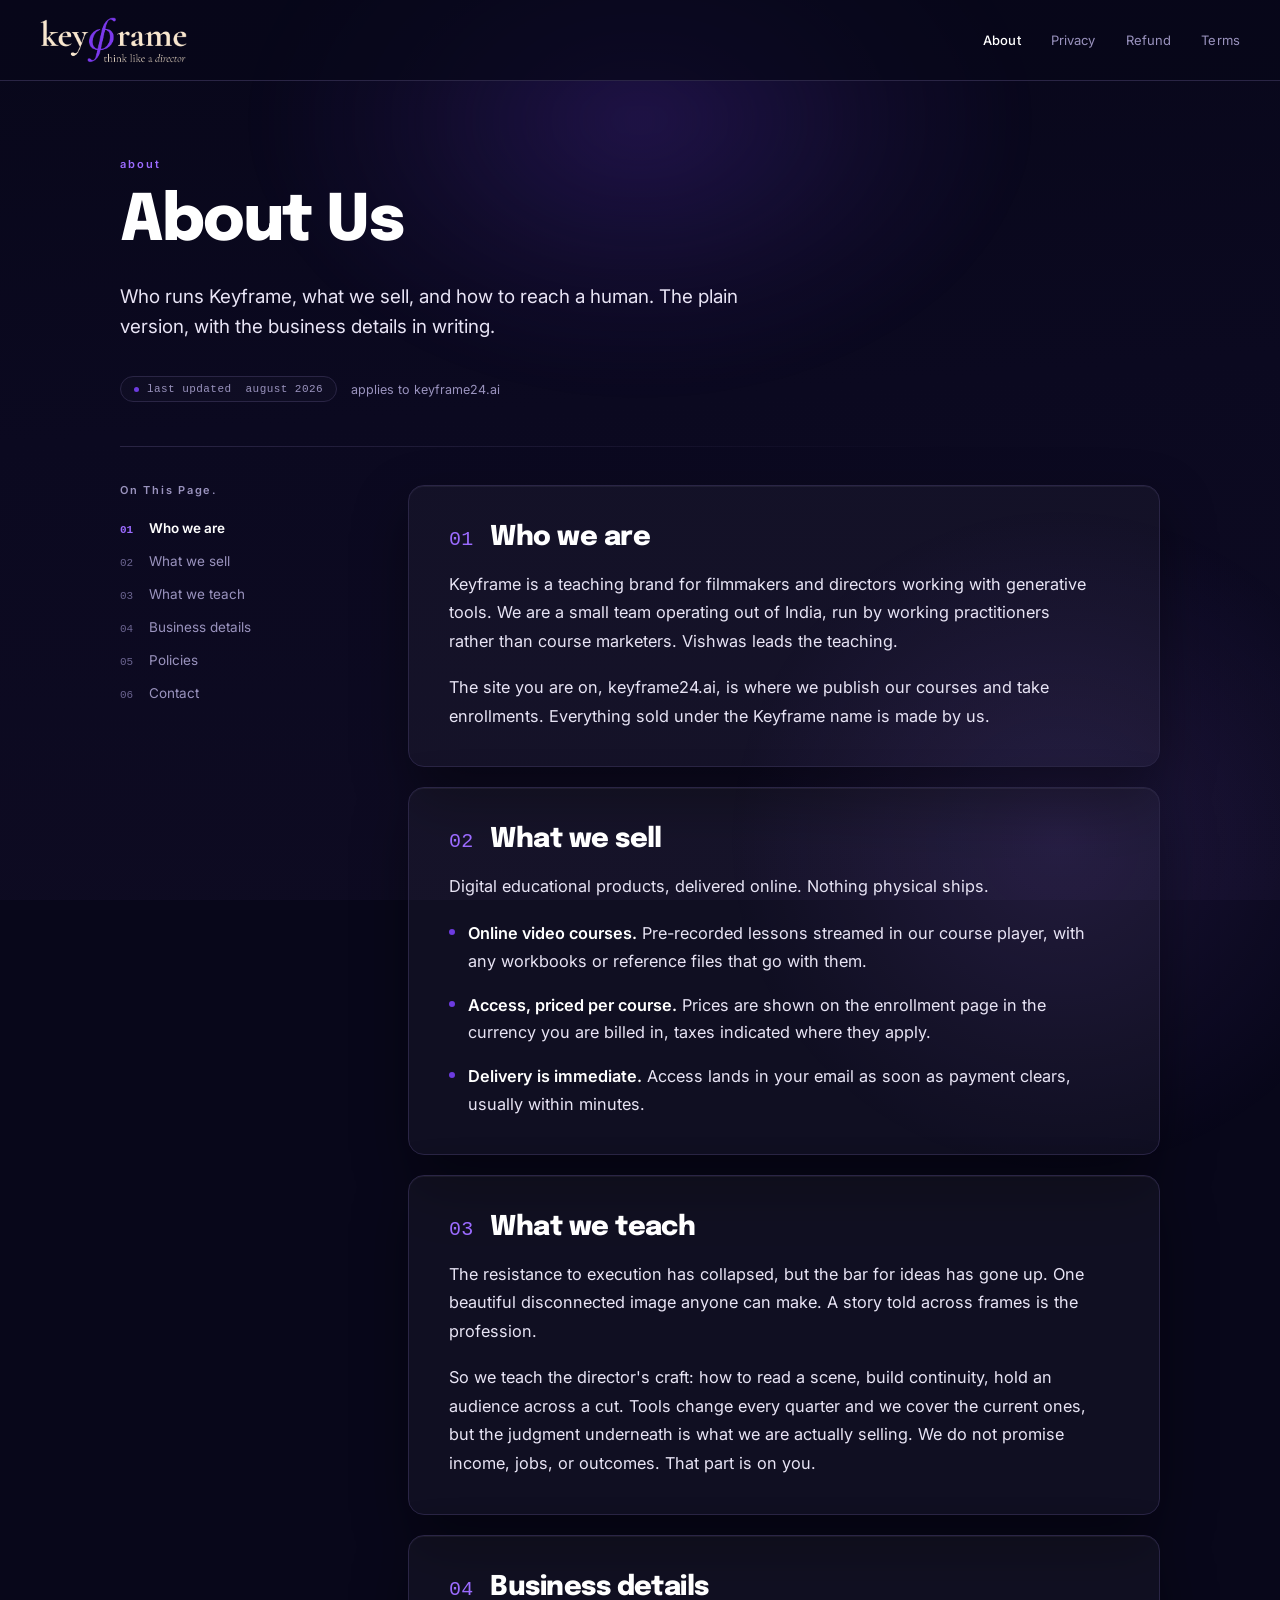
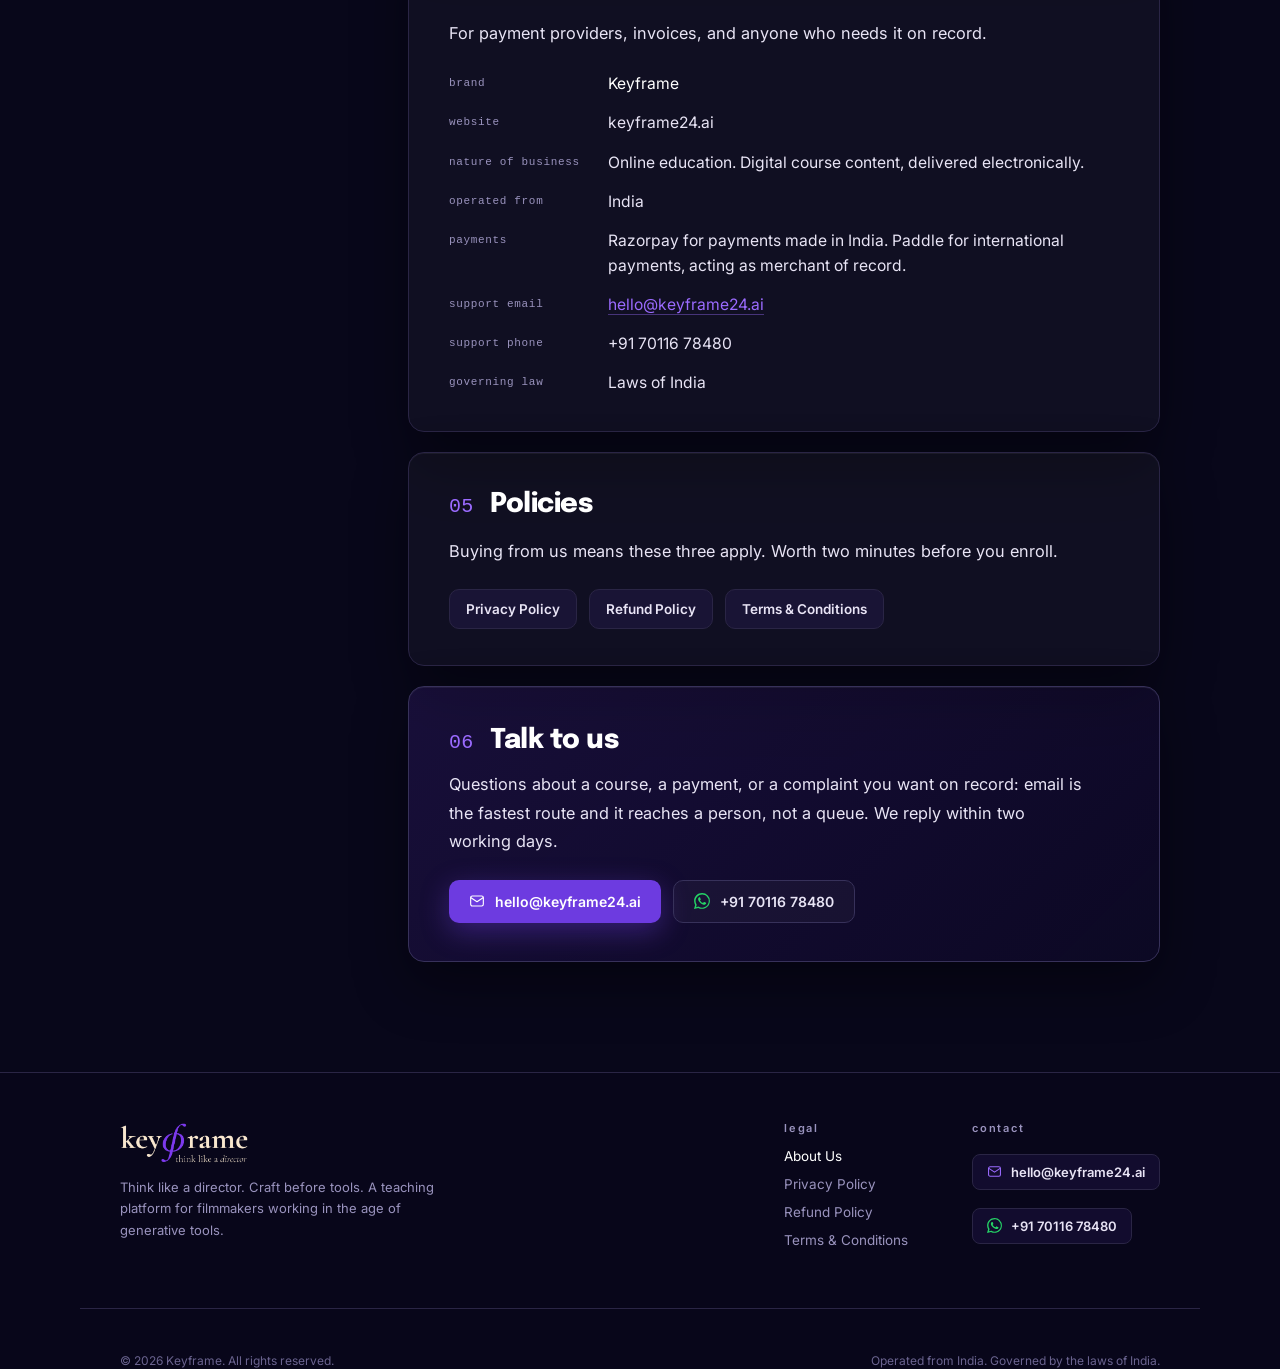
<file: About Us.dc.html>
<!DOCTYPE html>
<html><head>
<meta charset="utf-8">
<meta name="viewport" content="width=device-width, initial-scale=1">
<script src="./support.js"></script>
<link rel="icon" type="image/png" sizes="32x32" href="/assets/favicon-32.png">
<link rel="icon" type="image/png" sizes="48x48" href="/assets/favicon-48.png">
<link rel="icon" type="image/png" sizes="192x192" href="/assets/favicon-192.png">
<link rel="apple-touch-icon" sizes="180x180" href="/assets/apple-touch-icon.png">
<!-- Meta Pixel Code -->
<script>
!function(f,b,e,v,n,t,s)
{if(f.fbq)return;n=f.fbq=function(){n.callMethod?
n.callMethod.apply(n,arguments):n.queue.push(arguments)};
if(!f._fbq)f._fbq=n;n.push=n;n.loaded=!0;n.version='2.0';
n.queue=[];t=b.createElement(e);t.async=!0;
t.src=v;s=b.getElementsByTagName(e)[0];
s.parentNode.insertBefore(t,s)}(window, document,'script',
'https://connect.facebook.net/en_US/fbevents.js');
fbq('init', '1411312853753013');
fbq('track', 'PageView');
</script>
<noscript><img height="1" width="1" style="display:none"
src="https://www.facebook.com/tr?id=1411312853753013&ev=PageView&noscript=1"
/></noscript>
<!-- End Meta Pixel Code -->
</head>
<body>

<x-dc>
<helmet>
  <link rel="stylesheet" href="_ds/keyframe-design-system-f9b40530-5292-49e7-b718-a100597d8be9/tokens/fonts.css">
  <link rel="stylesheet" href="_ds/keyframe-design-system-f9b40530-5292-49e7-b718-a100597d8be9/tokens/colors.css">
  <link rel="stylesheet" href="_ds/keyframe-design-system-f9b40530-5292-49e7-b718-a100597d8be9/tokens/typography.css">
  <link rel="stylesheet" href="_ds/keyframe-design-system-f9b40530-5292-49e7-b718-a100597d8be9/tokens/spacing.css">
  <link rel="stylesheet" href="_ds/keyframe-design-system-f9b40530-5292-49e7-b718-a100597d8be9/styles.css">
  <script src="_ds/keyframe-design-system-f9b40530-5292-49e7-b718-a100597d8be9/_ds_bundle.js"></script>
  <style>
    *{box-sizing:border-box;}
    html,body{margin:0;padding:0;}
    body{background:#08071A;color:#E8E4F5;font-family:'Inter',system-ui,sans-serif;-webkit-font-smoothing:antialiased;text-rendering:optimizeLegibility;}
    a{color:#9B6BFF;}
    a:hover{color:#C4B5FD;}
    ::selection{background:rgba(109,59,224,0.4);color:#fff;}
    @keyframes kfFade{from{opacity:0;}to{opacity:1;}}
    @media (max-width:920px){
      [data-kf-body]{grid-template-columns:1fr !important;gap:0 !important;}
      [data-kf-toc]{display:none !important;}
      [data-kf-pad]{padding-left:24px !important;padding-right:24px !important;}
    }
  </style>
</helmet>

<div style="position:fixed;inset:0;z-index:-2;background:linear-gradient(176deg,#08071A 0%,#0B0920 45%,#0E0B22 100%);"></div>
<div style="position:fixed;top:-260px;left:50%;transform:translateX(-50%);width:1100px;height:760px;z-index:-1;background:radial-gradient(ellipse 50% 50% at 50% 50%,rgba(109,59,224,0.22),rgba(109,59,224,0.06) 45%,transparent 70%);filter:blur(20px);pointer-events:none;"></div>
<div style="position:fixed;bottom:-320px;right:-160px;width:760px;height:760px;z-index:-1;background:radial-gradient(circle at 50% 50%,rgba(155,107,255,0.12),transparent 62%);pointer-events:none;"></div>

<div style="animation:kfFade 0.5s cubic-bezier(0.16,1,0.3,1) both;">

  <header data-kf-header="" style="position:sticky;top:0;z-index:30;display:flex;align-items:center;justify-content:space-between;gap:24px;padding:17px 40px;background:rgba(8,7,26,0.72);backdrop-filter:blur(18px) saturate(130%);-webkit-backdrop-filter:blur(18px) saturate(130%);border-bottom:1px solid #2A2545;">
    <a href="https://keyframe24.ai" aria-label="Keyframe home" style="display:inline-flex;align-items:center;text-decoration:none;">
      <img src="keyframe-logo.png" alt="Keyframe — think like a director" style="height:46px;width:auto;display:block;">
    </a>
    <nav style="display:flex;align-items:center;gap:30px;">
      <a href="About%20Us.dc.html" aria-current="page" style="font-size:13px;font-weight:500;color:#FFFFFF;text-decoration:none;letter-spacing:0.01em;">About</a>
      <a href="Privacy%20Policy.dc.html" style="font-size:13px;color:#9A93BE;text-decoration:none;letter-spacing:0.01em;transition:color 0.2s ease;" style-hover="color:#FFFFFF;">Privacy</a>
      <a href="Refund%20Policy.dc.html" style="font-size:13px;color:#9A93BE;text-decoration:none;letter-spacing:0.01em;transition:color 0.2s ease;" style-hover="color:#FFFFFF;">Refund</a>
      <a href="Terms%20and%20Conditions.dc.html" style="font-size:13px;color:#9A93BE;text-decoration:none;letter-spacing:0.01em;transition:color 0.2s ease;" style-hover="color:#FFFFFF;">Terms</a>
    </nav>
  </header>

  <section data-kf-pad="" style="max-width:1120px;margin:0 auto;padding:78px 40px 30px;">
    <div style="font:600 11px/1 'Inter';letter-spacing:0.18em;text-transform:lowercase;color:#9B6BFF;">about</div>
    <h1 style="font-family:'Epilogue';font-weight:800;font-size:4rem;line-height:1.03;letter-spacing:-0.03em;color:#FFFFFF;margin:20px 0 0;">About Us</h1>
    <p style="font-size:1.18rem;line-height:1.6;color:#E8E4F5;max-width:620px;margin:26px 0 0;">Who runs Keyframe, what we sell, and how to reach a human. The plain version, with the business details in writing.</p>
    <div style="display:flex;align-items:center;gap:14px;margin-top:34px;">
      <span style="display:inline-flex;align-items:center;gap:8px;font-family:ui-monospace,'SF Mono',Menlo,monospace;font-size:11px;letter-spacing:0.04em;color:#9A93BE;padding:6px 13px;border:1px solid #2A2545;border-radius:999px;background:rgba(255,255,255,0.02);"><span style="width:5px;height:5px;border-radius:50%;background:#6D3BE0;"></span>last updated&nbsp;&nbsp;august 2026</span>
      <span style="font-size:12.5px;color:#9A93BE;">applies to keyframe24.ai</span>
    </div>
    <div style="height:1px;margin-top:44px;background:linear-gradient(90deg,#2A2545 0%,rgba(42,37,69,0) 80%);"></div>
  </section>

  <div data-kf-body="" data-kf-pad="" style="max-width:1120px;margin:0 auto;padding:8px 40px 110px;display:grid;grid-template-columns:212px 1fr;gap:76px;align-items:start;">

    <aside data-kf-toc="" style="position:sticky;top:98px;display:flex;flex-direction:column;">
      <div style="font:600 11px/1 'Inter';letter-spacing:0.16em;color:#9A93BE;margin-bottom:16px;">On This Page.</div>
      <a data-toc="who" href="#who" style="display:flex;align-items:baseline;gap:13px;padding:7px 0;text-decoration:none;font-size:13.5px;line-height:1.35;color:#9A93BE;transition:color 0.2s ease;"><span data-toc-num="" style="font-family:ui-monospace,'SF Mono',monospace;font-size:11px;color:#6B6490;width:16px;flex-shrink:0;transition:color 0.2s ease;">01</span><span>Who we are</span></a>
      <a data-toc="what" href="#what" style="display:flex;align-items:baseline;gap:13px;padding:7px 0;text-decoration:none;font-size:13.5px;line-height:1.35;color:#9A93BE;transition:color 0.2s ease;"><span data-toc-num="" style="font-family:ui-monospace,'SF Mono',monospace;font-size:11px;color:#6B6490;width:16px;flex-shrink:0;transition:color 0.2s ease;">02</span><span>What we sell</span></a>
      <a data-toc="believe" href="#believe" style="display:flex;align-items:baseline;gap:13px;padding:7px 0;text-decoration:none;font-size:13.5px;line-height:1.35;color:#9A93BE;transition:color 0.2s ease;"><span data-toc-num="" style="font-family:ui-monospace,'SF Mono',monospace;font-size:11px;color:#6B6490;width:16px;flex-shrink:0;transition:color 0.2s ease;">03</span><span>What we teach</span></a>
      <a data-toc="business" href="#business" style="display:flex;align-items:baseline;gap:13px;padding:7px 0;text-decoration:none;font-size:13.5px;line-height:1.35;color:#9A93BE;transition:color 0.2s ease;"><span data-toc-num="" style="font-family:ui-monospace,'SF Mono',monospace;font-size:11px;color:#6B6490;width:16px;flex-shrink:0;transition:color 0.2s ease;">04</span><span>Business details</span></a>
      <a data-toc="policies" href="#policies" style="display:flex;align-items:baseline;gap:13px;padding:7px 0;text-decoration:none;font-size:13.5px;line-height:1.35;color:#9A93BE;transition:color 0.2s ease;"><span data-toc-num="" style="font-family:ui-monospace,'SF Mono',monospace;font-size:11px;color:#6B6490;width:16px;flex-shrink:0;transition:color 0.2s ease;">05</span><span>Policies</span></a>
      <a data-toc="contact" href="#contact" style="display:flex;align-items:baseline;gap:13px;padding:7px 0;text-decoration:none;font-size:13.5px;line-height:1.35;color:#9A93BE;transition:color 0.2s ease;"><span data-toc-num="" style="font-family:ui-monospace,'SF Mono',monospace;font-size:11px;color:#6B6490;width:16px;flex-shrink:0;transition:color 0.2s ease;">06</span><span>Contact</span></a>
    </aside>

    <main style="display:flex;flex-direction:column;gap:20px;min-width:0;">

      <section id="who" style="scroll-margin-top:112px;">
        <div style="background:rgba(255,255,255,0.035);border:1px solid #2A2545;border-radius:16px;padding:36px 40px;box-shadow:0 22px 54px rgba(0,0,0,0.4),inset 0 1px 0 rgba(255,255,255,0.05);backdrop-filter:blur(22px) saturate(120%);-webkit-backdrop-filter:blur(22px) saturate(120%);">
          <div style="display:flex;align-items:baseline;gap:17px;margin:0;"><span style="font-family:ui-monospace,'SF Mono',Menlo,monospace;font-size:1.25rem;font-weight:500;line-height:1.2;letter-spacing:0.01em;color:#9B6BFF;flex-shrink:0;">01</span><h2 style="font-family:'Epilogue';font-weight:800;font-size:1.7rem;line-height:1.15;letter-spacing:-0.02em;color:#FFFFFF;margin:0 0 16px;">Who we are</h2></div>
          <p style="font-size:1.02rem;line-height:1.75;color:#E8E4F5;max-width:64ch;margin:0 0 18px;">Keyframe is a teaching brand for filmmakers and directors working with generative tools. We are a small team operating out of India, run by working practitioners rather than course marketers. Vishwas leads the teaching.</p>
          <p style="font-size:1.02rem;line-height:1.75;color:#E8E4F5;max-width:64ch;margin:0;">The site you are on, keyframe24.ai, is where we publish our courses and take enrollments. Everything sold under the Keyframe name is made by us.</p>
        </div>
      </section>

      <section id="what" style="scroll-margin-top:112px;">
        <div style="background:rgba(255,255,255,0.035);border:1px solid #2A2545;border-radius:16px;padding:36px 40px;box-shadow:0 22px 54px rgba(0,0,0,0.4),inset 0 1px 0 rgba(255,255,255,0.05);backdrop-filter:blur(22px) saturate(120%);-webkit-backdrop-filter:blur(22px) saturate(120%);">
          <div style="display:flex;align-items:baseline;gap:17px;margin:0;"><span style="font-family:ui-monospace,'SF Mono',Menlo,monospace;font-size:1.25rem;font-weight:500;line-height:1.2;letter-spacing:0.01em;color:#9B6BFF;flex-shrink:0;">02</span><h2 style="font-family:'Epilogue';font-weight:800;font-size:1.7rem;line-height:1.15;letter-spacing:-0.02em;color:#FFFFFF;margin:0 0 16px;">What we sell</h2></div>
          <p style="font-size:1.02rem;line-height:1.75;color:#E8E4F5;max-width:64ch;margin:0 0 20px;">Digital educational products, delivered online. Nothing physical ships.</p>
          <ul style="list-style:none;margin:0;padding:0;display:flex;flex-direction:column;gap:16px;max-width:64ch;">
            <li style="display:flex;gap:13px;"><span style="flex-shrink:0;margin-top:9px;width:6px;height:6px;border-radius:50%;background:#6D3BE0;"></span><span style="font-size:1.02rem;line-height:1.7;color:#E8E4F5;"><strong style="color:#FFFFFF;font-weight:600;">Online video courses.</strong> Pre-recorded lessons streamed in our course player, with any workbooks or reference files that go with them.</span></li>
            <li style="display:flex;gap:13px;"><span style="flex-shrink:0;margin-top:9px;width:6px;height:6px;border-radius:50%;background:#6D3BE0;"></span><span style="font-size:1.02rem;line-height:1.7;color:#E8E4F5;"><strong style="color:#FFFFFF;font-weight:600;">Access, priced per course.</strong> Prices are shown on the enrollment page in the currency you are billed in, taxes indicated where they apply.</span></li>
            <li style="display:flex;gap:13px;"><span style="flex-shrink:0;margin-top:9px;width:6px;height:6px;border-radius:50%;background:#6D3BE0;"></span><span style="font-size:1.02rem;line-height:1.7;color:#E8E4F5;"><strong style="color:#FFFFFF;font-weight:600;">Delivery is immediate.</strong> Access lands in your email as soon as payment clears, usually within minutes.</span></li>
          </ul>
        </div>
      </section>

      <section id="believe" style="scroll-margin-top:112px;">
        <div style="background:rgba(255,255,255,0.035);border:1px solid #2A2545;border-radius:16px;padding:36px 40px;box-shadow:0 22px 54px rgba(0,0,0,0.4),inset 0 1px 0 rgba(255,255,255,0.05);backdrop-filter:blur(22px) saturate(120%);-webkit-backdrop-filter:blur(22px) saturate(120%);">
          <div style="display:flex;align-items:baseline;gap:17px;margin:0;"><span style="font-family:ui-monospace,'SF Mono',Menlo,monospace;font-size:1.25rem;font-weight:500;line-height:1.2;letter-spacing:0.01em;color:#9B6BFF;flex-shrink:0;">03</span><h2 style="font-family:'Epilogue';font-weight:800;font-size:1.7rem;line-height:1.15;letter-spacing:-0.02em;color:#FFFFFF;margin:0 0 16px;">What we teach</h2></div>
          <p style="font-size:1.02rem;line-height:1.75;color:#E8E4F5;max-width:64ch;margin:0 0 18px;">The resistance to execution has collapsed, but the bar for ideas has gone up. One beautiful disconnected image anyone can make. A story told across frames is the profession.</p>
          <p style="font-size:1.02rem;line-height:1.75;color:#E8E4F5;max-width:64ch;margin:0;">So we teach the director's craft: how to read a scene, build continuity, hold an audience across a cut. Tools change every quarter and we cover the current ones, but the judgment underneath is what we are actually selling. We do not promise income, jobs, or outcomes. That part is on you.</p>
        </div>
      </section>

      <section id="business" style="scroll-margin-top:112px;">
        <div style="background:rgba(255,255,255,0.035);border:1px solid #2A2545;border-radius:16px;padding:36px 40px;box-shadow:0 22px 54px rgba(0,0,0,0.4),inset 0 1px 0 rgba(255,255,255,0.05);backdrop-filter:blur(22px) saturate(120%);-webkit-backdrop-filter:blur(22px) saturate(120%);">
          <div style="display:flex;align-items:baseline;gap:17px;margin:0;"><span style="font-family:ui-monospace,'SF Mono',Menlo,monospace;font-size:1.25rem;font-weight:500;line-height:1.2;letter-spacing:0.01em;color:#9B6BFF;flex-shrink:0;">04</span><h2 style="font-family:'Epilogue';font-weight:800;font-size:1.7rem;line-height:1.15;letter-spacing:-0.02em;color:#FFFFFF;margin:0 0 16px;">Business details</h2></div>
          <p style="font-size:1.02rem;line-height:1.75;color:#E8E4F5;max-width:64ch;margin:0 0 24px;">For payment providers, invoices, and anyone who needs it on record.</p>
          <div style="display:grid;grid-template-columns:auto 1fr;gap:14px 28px;max-width:64ch;font-size:0.98rem;line-height:1.6;">
            <div style="font-family:ui-monospace,'SF Mono',Menlo,monospace;font-size:11px;letter-spacing:0.06em;color:#9A93BE;padding-top:4px;">brand</div>
            <div style="color:#FFFFFF;">Keyframe</div>
            <div style="font-family:ui-monospace,'SF Mono',Menlo,monospace;font-size:11px;letter-spacing:0.06em;color:#9A93BE;padding-top:4px;">website</div>
            <div style="color:#E8E4F5;">keyframe24.ai</div>
            <div style="font-family:ui-monospace,'SF Mono',Menlo,monospace;font-size:11px;letter-spacing:0.06em;color:#9A93BE;padding-top:4px;">nature of business</div>
            <div style="color:#E8E4F5;">Online education. Digital course content, delivered electronically.</div>
            <div style="font-family:ui-monospace,'SF Mono',Menlo,monospace;font-size:11px;letter-spacing:0.06em;color:#9A93BE;padding-top:4px;">operated from</div>
            <div style="color:#E8E4F5;">India</div>
            <div style="font-family:ui-monospace,'SF Mono',Menlo,monospace;font-size:11px;letter-spacing:0.06em;color:#9A93BE;padding-top:4px;">payments</div>
            <div style="color:#E8E4F5;">Razorpay for payments made in India. Paddle for international payments, acting as merchant of record.</div>
            <div style="font-family:ui-monospace,'SF Mono',Menlo,monospace;font-size:11px;letter-spacing:0.06em;color:#9A93BE;padding-top:4px;">support email</div>
            <div><a href="mailto:hello@keyframe24.ai" style="color:#9B6BFF;text-decoration:none;border-bottom:1px solid rgba(155,107,255,0.4);" style-hover="color:#C4B5FD;">hello@keyframe24.ai</a></div>
            <div style="font-family:ui-monospace,'SF Mono',Menlo,monospace;font-size:11px;letter-spacing:0.06em;color:#9A93BE;padding-top:4px;">support phone</div>
            <div style="color:#E8E4F5;">+91 70116 78480</div>
            <div style="font-family:ui-monospace,'SF Mono',Menlo,monospace;font-size:11px;letter-spacing:0.06em;color:#9A93BE;padding-top:4px;">governing law</div>
            <div style="color:#E8E4F5;">Laws of India</div>
          </div>
        </div>
      </section>

      <section id="policies" style="scroll-margin-top:112px;">
        <div style="background:rgba(255,255,255,0.035);border:1px solid #2A2545;border-radius:16px;padding:36px 40px;box-shadow:0 22px 54px rgba(0,0,0,0.4),inset 0 1px 0 rgba(255,255,255,0.05);backdrop-filter:blur(22px) saturate(120%);-webkit-backdrop-filter:blur(22px) saturate(120%);">
          <div style="display:flex;align-items:baseline;gap:17px;margin:0;"><span style="font-family:ui-monospace,'SF Mono',Menlo,monospace;font-size:1.25rem;font-weight:500;line-height:1.2;letter-spacing:0.01em;color:#9B6BFF;flex-shrink:0;">05</span><h2 style="font-family:'Epilogue';font-weight:800;font-size:1.7rem;line-height:1.15;letter-spacing:-0.02em;color:#FFFFFF;margin:0 0 16px;">Policies</h2></div>
          <p style="font-size:1.02rem;line-height:1.75;color:#E8E4F5;max-width:64ch;margin:0 0 24px;">Buying from us means these three apply. Worth two minutes before you enroll.</p>
          <div style="display:flex;flex-wrap:wrap;gap:12px;">
            <a href="Privacy%20Policy.dc.html" style="display:inline-flex;align-items:center;gap:9px;font-size:13.5px;font-weight:600;color:#E8E4F5;text-decoration:none;padding:11px 16px;border:1px solid #2A2545;border-radius:10px;background:rgba(109,59,224,0.10);transition:border-color 0.2s ease,background 0.2s ease,color 0.2s ease;" style-hover="border-color:#6D3BE0;background:rgba(109,59,224,0.20);color:#FFFFFF;">Privacy Policy</a>
            <a href="Refund%20Policy.dc.html" style="display:inline-flex;align-items:center;gap:9px;font-size:13.5px;font-weight:600;color:#E8E4F5;text-decoration:none;padding:11px 16px;border:1px solid #2A2545;border-radius:10px;background:rgba(109,59,224,0.10);transition:border-color 0.2s ease,background 0.2s ease,color 0.2s ease;" style-hover="border-color:#6D3BE0;background:rgba(109,59,224,0.20);color:#FFFFFF;">Refund Policy</a>
            <a href="Terms%20and%20Conditions.dc.html" style="display:inline-flex;align-items:center;gap:9px;font-size:13.5px;font-weight:600;color:#E8E4F5;text-decoration:none;padding:11px 16px;border:1px solid #2A2545;border-radius:10px;background:rgba(109,59,224,0.10);transition:border-color 0.2s ease,background 0.2s ease,color 0.2s ease;" style-hover="border-color:#6D3BE0;background:rgba(109,59,224,0.20);color:#FFFFFF;">Terms &amp; Conditions</a>
          </div>
        </div>
      </section>

      <section id="contact" style="scroll-margin-top:112px;">
        <div style="position:relative;overflow:hidden;background:linear-gradient(135deg,rgba(109,59,224,0.16),rgba(42,19,97,0.14));border:1px solid #37315A;border-radius:16px;padding:38px 40px;box-shadow:0 22px 54px rgba(0,0,0,0.4),inset 0 1px 0 rgba(255,255,255,0.06);backdrop-filter:blur(22px) saturate(120%);-webkit-backdrop-filter:blur(22px) saturate(120%);">
          <div style="display:flex;align-items:baseline;gap:17px;margin:0;"><span style="font-family:ui-monospace,'SF Mono',Menlo,monospace;font-size:1.25rem;font-weight:500;line-height:1.2;letter-spacing:0.01em;color:#9B6BFF;flex-shrink:0;">06</span><h2 style="font-family:'Epilogue';font-weight:800;font-size:1.7rem;line-height:1.15;letter-spacing:-0.02em;color:#FFFFFF;margin:0 0 14px;">Talk to us</h2></div>
          <p style="font-size:1.02rem;line-height:1.75;color:#E8E4F5;max-width:64ch;margin:0 0 24px;">Questions about a course, a payment, or a complaint you want on record: email is the fastest route and it reaches a person, not a queue. We reply within two working days.</p>
          <div style="display:flex;flex-wrap:wrap;gap:12px;">
            <a href="mailto:hello@keyframe24.ai" style="display:inline-flex;align-items:center;gap:10px;font-size:14px;font-weight:600;color:#FFFFFF;text-decoration:none;padding:12px 20px;background:#6D3BE0;border-radius:10px;box-shadow:0 8px 28px rgba(109,59,224,0.4);transition:background 0.2s ease;" style-hover="background:#9B6BFF;">
              <svg sc-camel-view-box="0 0 24 24" width="16" height="16" fill="none" stroke="#FFFFFF" stroke-width="1.7" stroke-linecap="round" stroke-linejoin="round" aria-hidden="true"><rect x="2.5" y="4.5" width="19" height="15" rx="2.5"></rect><path d="M3 7l9 6 9-6"></path></svg>
              <span>hello@keyframe24.ai</span>
            </a>
            <a href="https://wa.me/917011678480" target="_blank" rel="noopener" style="display:inline-flex;align-items:center;gap:10px;font-size:14px;font-weight:600;color:#E8E4F5;text-decoration:none;padding:12px 20px;border:1px solid #37315A;border-radius:10px;background:rgba(255,255,255,0.03);transition:border-color 0.2s ease,color 0.2s ease;" style-hover="border-color:#6D3BE0;color:#FFFFFF;">
              <svg sc-camel-view-box="0 0 24 24" width="16" height="16" fill="#25D366" aria-hidden="true"><path d="M17.472 14.382c-.297-.149-1.758-.867-2.03-.967-.273-.099-.471-.148-.67.15-.197.297-.767.966-.94 1.164-.173.199-.347.223-.644.075-.297-.15-1.255-.463-2.39-1.475-.883-.788-1.48-1.761-1.653-2.059-.173-.297-.018-.458.13-.606.134-.133.347-.347.52-.52.174-.174.232-.298.347-.497.115-.198.057-.371-.058-.52-.115-.148-.652-1.57-.893-2.148-.213-.51-.42-.42-.586-.42-.174 0-.373 0-.572 0-.198 0-.52.074-.792.372-.272.297-1.04 1.016-1.04 2.479 0 1.462 1.065 2.875 1.213 3.074.149.198 2.096 3.2 5.077 4.487.709.306 1.262.489 1.694.625.712.227 1.36.195 1.872.118.571-.085 1.758-.719 2.006-1.413.248-.694.248-1.29.174-1.414-.074-.124-.272-.198-.57-.347m-5.421 7.403h-.004a9.87 9.87 0 01-5.031-1.378l-.361-.214-3.741.982.998-3.648-.235-.375a9.86 9.86 0 01-1.51-5.26c.001-5.45 4.436-9.884 9.888-9.884 2.64 0 5.122 1.03 6.988 2.898a9.825 9.825 0 012.893 6.994c-.003 5.45-4.437 9.884-9.885 9.884m8.413-18.297A11.815 11.815 0 0012.05 0C5.495 0 .16 5.335.157 11.892c0 2.096.547 4.142 1.588 5.945L0 24l6.305-1.654a11.882 11.882 0 005.683 1.448h.005c6.554 0 11.89-5.335 11.893-11.893a11.821 11.821 0 00-3.48-8.413z"></path></svg>
              <span>+91 70116 78480</span>
            </a>
          </div>
        </div>
      </section>

    </main>
  </div>

  <footer data-kf-pad="" style="border-top:1px solid #2A2545;background:rgba(8,7,26,0.5);">
    <div style="max-width:1120px;margin:0 auto;padding:50px 40px 60px;display:flex;flex-wrap:wrap;gap:32px;align-items:flex-start;justify-content:space-between;">
      <div style="max-width:320px;">
        <img src="keyframe-logo.png" alt="Keyframe" style="height:40px;width:auto;display:block;">
        <p style="font-size:13px;line-height:1.65;color:#9A93BE;margin:14px 0 0;">Think like a director. Craft before tools. A teaching platform for filmmakers working in the age of generative tools.</p>
      </div>
      <div style="display:flex;gap:64px;flex-wrap:wrap;">
        <div style="display:flex;flex-direction:column;gap:12px;">
          <div style="font:600 11px/1 'Inter';letter-spacing:0.16em;text-transform:lowercase;color:#9A93BE;margin-bottom:2px;">legal</div>
          <a href="About%20Us.dc.html" style="font-size:13.5px;color:#FFFFFF;text-decoration:none;">About Us</a>
          <a href="Privacy%20Policy.dc.html" style="font-size:13.5px;color:#9A93BE;text-decoration:none;transition:color 0.2s ease;" style-hover="color:#FFFFFF;">Privacy Policy</a>
          <a href="Refund%20Policy.dc.html" style="font-size:13.5px;color:#9A93BE;text-decoration:none;transition:color 0.2s ease;" style-hover="color:#FFFFFF;">Refund Policy</a>
          <a href="Terms%20and%20Conditions.dc.html" style="font-size:13.5px;color:#9A93BE;text-decoration:none;transition:color 0.2s ease;" style-hover="color:#FFFFFF;">Terms &amp; Conditions</a>
        </div>
        <div style="display:flex;flex-direction:column;gap:12px;">
          <div style="font:600 11px/1 'Inter';letter-spacing:0.16em;text-transform:lowercase;color:#9A93BE;margin-bottom:2px;">contact</div>
          <a href="mailto:hello@keyframe24.ai" aria-label="Email Keyframe" style="display:inline-flex;align-items:center;gap:9px;margin-top:6px;align-self:flex-start;white-space:nowrap;font-size:13px;font-weight:600;color:#E8E4F5;text-decoration:none;padding:9px 14px;border:1px solid #2A2545;border-radius:8px;background:rgba(109,59,224,0.10);transition:border-color 0.2s ease,background 0.2s ease,color 0.2s ease;" style-hover="border-color:#6D3BE0;background:rgba(109,59,224,0.20);color:#FFFFFF;">
            <svg sc-camel-view-box="0 0 24 24" width="15" height="15" fill="none" stroke="#9B6BFF" stroke-width="1.7" stroke-linecap="round" stroke-linejoin="round" aria-hidden="true"><rect x="2.5" y="4.5" width="19" height="15" rx="2.5"></rect><path d="M3 7l9 6 9-6"></path></svg>
            <span>hello@keyframe24.ai</span>
          </a>
          <a href="https://wa.me/917011678480" target="_blank" rel="noopener" aria-label="Message Keyframe on WhatsApp" style="display:inline-flex;align-items:center;gap:9px;margin-top:6px;align-self:flex-start;white-space:nowrap;font-size:13px;font-weight:600;color:#E8E4F5;text-decoration:none;padding:9px 14px;border:1px solid #2A2545;border-radius:8px;background:rgba(109,59,224,0.10);transition:border-color 0.2s ease,background 0.2s ease,color 0.2s ease;" style-hover="border-color:#6D3BE0;background:rgba(109,59,224,0.20);color:#FFFFFF;">
            <svg sc-camel-view-box="0 0 24 24" width="15" height="15" fill="#25D366" aria-hidden="true"><path d="M17.472 14.382c-.297-.149-1.758-.867-2.03-.967-.273-.099-.471-.148-.67.15-.197.297-.767.966-.94 1.164-.173.199-.347.223-.644.075-.297-.15-1.255-.463-2.39-1.475-.883-.788-1.48-1.761-1.653-2.059-.173-.297-.018-.458.13-.606.134-.133.347-.347.52-.52.174-.174.232-.298.347-.497.115-.198.057-.371-.058-.52-.115-.148-.652-1.57-.893-2.148-.213-.51-.42-.42-.586-.42-.174 0-.373 0-.572 0-.198 0-.52.074-.792.372-.272.297-1.04 1.016-1.04 2.479 0 1.462 1.065 2.875 1.213 3.074.149.198 2.096 3.2 5.077 4.487.709.306 1.262.489 1.694.625.712.227 1.36.195 1.872.118.571-.085 1.758-.719 2.006-1.413.248-.694.248-1.29.174-1.414-.074-.124-.272-.198-.57-.347m-5.421 7.403h-.004a9.87 9.87 0 01-5.031-1.378l-.361-.214-3.741.982.998-3.648-.235-.375a9.86 9.86 0 01-1.51-5.26c.001-5.45 4.436-9.884 9.888-9.884 2.64 0 5.122 1.03 6.988 2.898a9.825 9.825 0 012.893 6.994c-.003 5.45-4.437 9.884-9.885 9.884m8.413-18.297A11.815 11.815 0 0012.05 0C5.495 0 .16 5.335.157 11.892c0 2.096.547 4.142 1.588 5.945L0 24l6.305-1.654a11.882 11.882 0 005.683 1.448h.005c6.554 0 11.89-5.335 11.893-11.893a11.821 11.821 0 00-3.48-8.413z"></path></svg>
            <span>+91 70116 78480</span>
          </a>
        </div>
      </div>
    </div>
    <div style="max-width:1120px;margin:0 auto;padding:22px 40px 0;border-top:1px solid #2A2545;">
      <div style="padding:22px 0 0;display:flex;flex-wrap:wrap;gap:12px;justify-content:space-between;font-size:12px;color:#6B6490;">
        <span>© 2026 Keyframe. All rights reserved.</span>
        <span>Operated from India. Governed by the laws of India.</span>
      </div>
    </div>
  </footer>

</div>
</x-dc>
<script type="text/x-dc" data-dc-script="">
class Component extends DCLogic {
  componentDidMount() { this._wire(); }
  _wire() {
    const links = Array.from(document.querySelectorAll('[data-toc]'));
    if (!links.length) { this._retry = setTimeout(() => this._wire(), 120); return; }
    const sections = links.map((a) => document.getElementById(a.getAttribute('data-toc'))).filter(Boolean);
    const header = document.querySelector('[data-kf-header]');
    const headerH = header ? header.offsetHeight : 68;

    const setActive = (id) => {
      links.forEach((a) => {
        const on = a.getAttribute('data-toc') === id;
        a.style.color = on ? '#FFFFFF' : '#9A93BE';
        a.style.fontWeight = on ? '600' : '400';
        const num = a.querySelector('[data-toc-num]');
        if (num) num.style.color = on ? '#9B6BFF' : '#6B6490';
      });
    };

    links.forEach((a) => {
      a.addEventListener('click', (e) => {
        e.preventDefault();
        const t = document.getElementById(a.getAttribute('data-toc'));
        if (!t) return;
        window.scrollTo({ top: t.getBoundingClientRect().top + window.scrollY - headerH - 22, behavior: 'smooth' });
      });
    });

    const offset = headerH + 44;
    let ticking = false;
    const update = () => {
      ticking = false;
      let current = sections[0];
      for (const s of sections) {
        if (s.getBoundingClientRect().top <= offset) current = s;
        else break;
      }
      if (current) setActive(current.id);
    };
    const onScroll = () => { if (!ticking) { ticking = true; requestAnimationFrame(update); } };
    window.addEventListener('scroll', onScroll, { passive: true });
    this._onScroll = onScroll;
    update();
  }
  componentWillUnmount() {
    if (this._onScroll) window.removeEventListener('scroll', this._onScroll);
    if (this._retry) clearTimeout(this._retry);
  }
  renderVals() { return {}; }
}
</script>


</body></html>
</file>
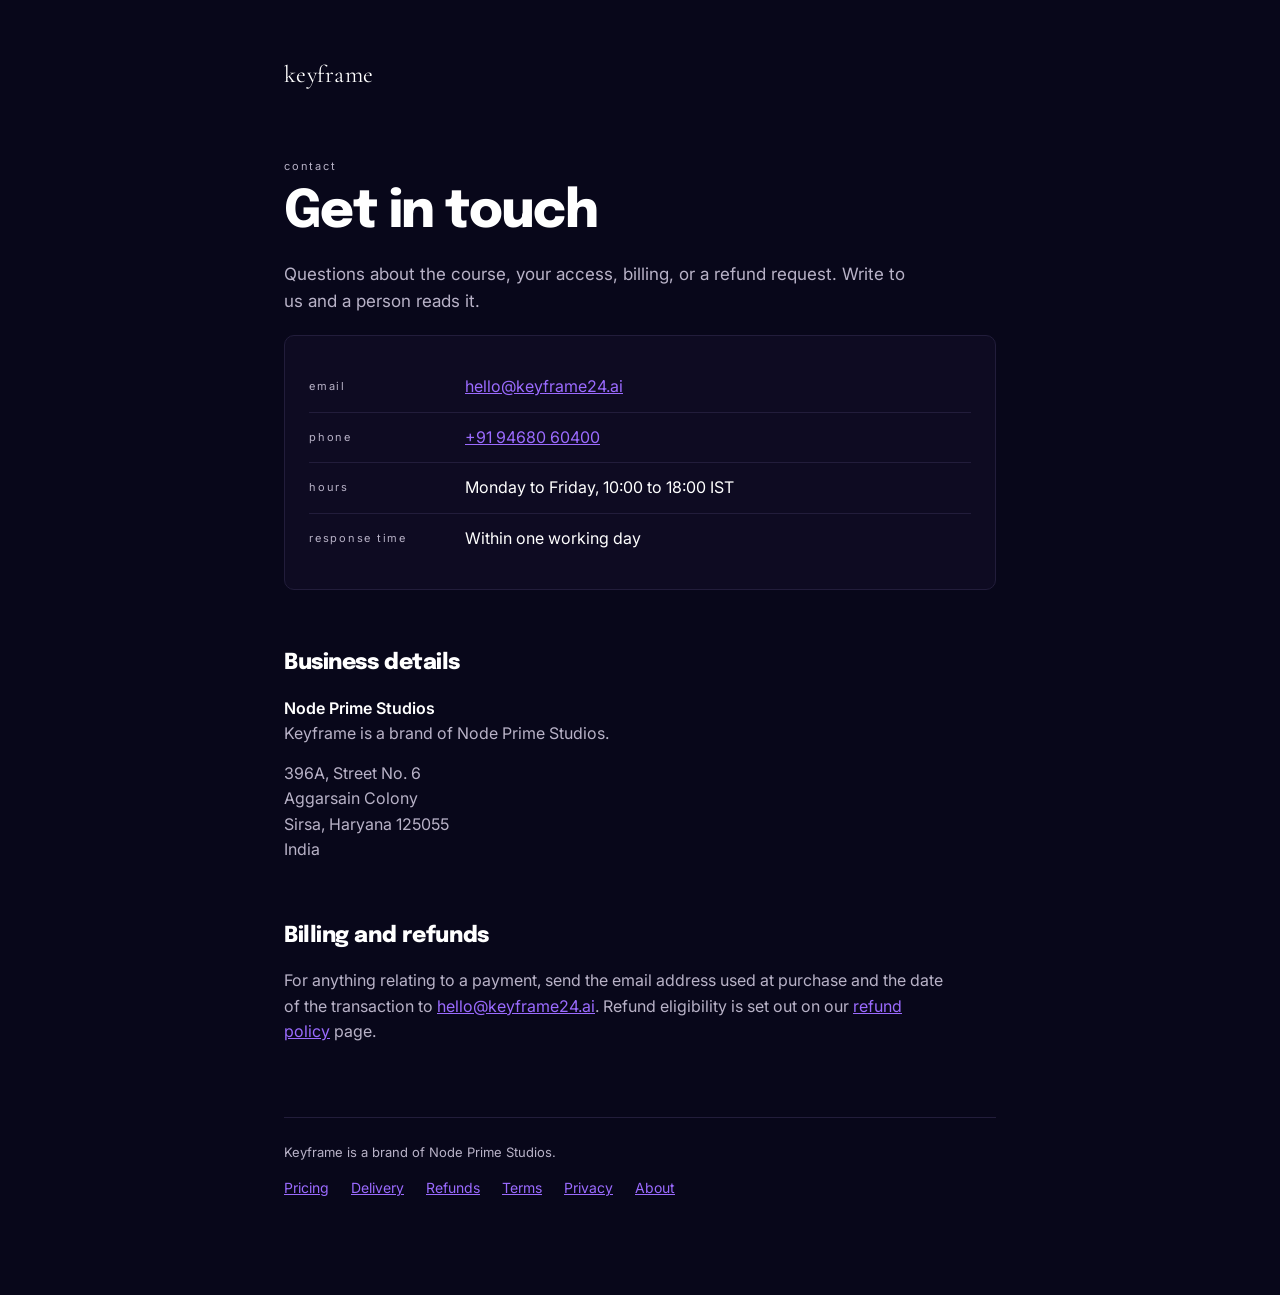
<file: contact (1).html>
<!DOCTYPE html>
<html lang="en">
<head>
<meta charset="utf-8">
<meta name="viewport" content="width=device-width, initial-scale=1">
<title>Contact · Keyframe</title>
<meta name="description" content="Get in touch with Keyframe. Email, phone and business address.">
<link rel="preconnect" href="https://fonts.googleapis.com">
<link rel="preconnect" href="https://fonts.gstatic.com" crossorigin>
<link href="https://fonts.googleapis.com/css2?family=Cormorant+Garamond:ital,wght@0,400;1,400&family=Epilogue:wght@800&family=Inter:wght@400;500;600&display=swap" rel="stylesheet">
<style>
  :root{
    --void:#08071A;
    --surface:#0E0B22;
    --royal:#6D3BE0;
    --orchid:#9B6BFF;
    --text:#FFFFFF;
    --muted:#B8B2C7;
    --hairline:#221D3B;
  }
  *{box-sizing:border-box;}
  body{
    margin:0;
    background:var(--void);
    color:var(--text);
    font-family:'Inter',system-ui,-apple-system,sans-serif;
    font-weight:400;
    line-height:1.6;
    -webkit-font-smoothing:antialiased;
  }
  .wrap{max-width:760px;margin:0 auto;padding:56px 24px 96px;}
  .mark{
    font-family:'Cormorant Garamond',Georgia,serif;
    font-size:24px;
    letter-spacing:0.02em;
    color:var(--text);
    text-decoration:none;
    display:inline-block;
    margin-bottom:64px;
  }
  h1{
    font-family:'Epilogue',sans-serif;
    font-weight:800;
    font-size:clamp(34px,6vw,52px);
    letter-spacing:-0.03em;
    line-height:1.05;
    margin:0 0 20px;
  }
  h2{
    font-family:'Epilogue',sans-serif;
    font-weight:800;
    font-size:22px;
    letter-spacing:-0.02em;
    margin:56px 0 14px;
  }
  .lede{color:var(--muted);font-size:17px;margin:0 0 8px;max-width:58ch;}
  .label{
    font-size:11px;
    letter-spacing:0.16em;
    text-transform:lowercase;
    color:var(--muted);
    margin:0 0 10px;
  }
  p{margin:0 0 14px;max-width:66ch;}
  .muted{color:var(--muted);}
  .block{
    background:var(--surface);
    border:1px solid var(--hairline);
    border-radius:10px;
    padding:26px 24px;
    margin-top:20px;
  }
  .row{
    display:flex;
    flex-wrap:wrap;
    gap:6px 16px;
    padding:12px 0;
    border-bottom:1px solid var(--hairline);
  }
  .row:last-child{border-bottom:none;}
  .row .k{
    flex:0 0 140px;
    font-size:11px;
    letter-spacing:0.16em;
    text-transform:lowercase;
    color:var(--muted);
    padding-top:4px;
  }
  .row .v{flex:1 1 220px;font-size:16px;}
  a{color:var(--orchid);}
  a:hover{color:var(--royal);}
  a:focus-visible{outline:2px solid var(--orchid);outline-offset:3px;}
  footer{
    margin-top:72px;
    padding-top:24px;
    border-top:1px solid var(--hairline);
    font-size:14px;
    color:var(--muted);
  }
  footer a{margin-right:18px;display:inline-block;}
  .entity{font-size:13px;color:var(--muted);margin:0 0 14px;}
</style>
</head>
<body>
<div class="wrap">

  <a class="mark" href="/">keyframe</a>

  <p class="label">contact</p>
  <h1>Get in touch</h1>
  <p class="lede">Questions about the course, your access, billing, or a refund request. Write to us and a person reads it.</p>

  <div class="block">
    <div class="row">
      <div class="k">email</div>
      <div class="v"><a href="mailto:hello@keyframe24.ai">hello@keyframe24.ai</a></div>
    </div>
    <div class="row">
      <div class="k">phone</div>
      <div class="v"><a href="tel:+919468060400">+91 94680 60400</a></div>
    </div>
    <div class="row">
      <div class="k">hours</div>
      <div class="v">Monday to Friday, 10:00 to 18:00 IST</div>
    </div>
    <div class="row">
      <div class="k">response time</div>
      <div class="v">Within one working day</div>
    </div>
  </div>

  <h2>Business details</h2>
  <p class="muted">
    <strong style="color:var(--text);font-weight:600;">Node Prime Studios</strong><br>
    Keyframe is a brand of Node Prime Studios.
  </p>
  <p class="muted">
    396A, Street No. 6<br>
    Aggarsain Colony<br>
    Sirsa, Haryana 125055<br>
    India
  </p>

  <h2>Billing and refunds</h2>
  <p class="muted">For anything relating to a payment, send the email address used at purchase and the date of the transaction to <a href="mailto:hello@keyframe24.ai">hello@keyframe24.ai</a>. Refund eligibility is set out on our <a href="/Refund%20Policy.dc.html">refund policy</a> page.</p>

  <footer>
    <p class="entity">Keyframe is a brand of Node Prime Studios.</p>
    <a href="/pricing.html">Pricing</a>
    <a href="/delivery.html">Delivery</a>
    <a href="/Refund%20Policy.dc.html">Refunds</a>
    <a href="/Terms%20and%20Conditions.dc.html">Terms</a>
    <a href="/Privacy%20Policy.dc.html">Privacy</a>
    <a href="/About%20Us.dc.html">About</a>
  </footer>

</div>
</body>
</html>
</file>
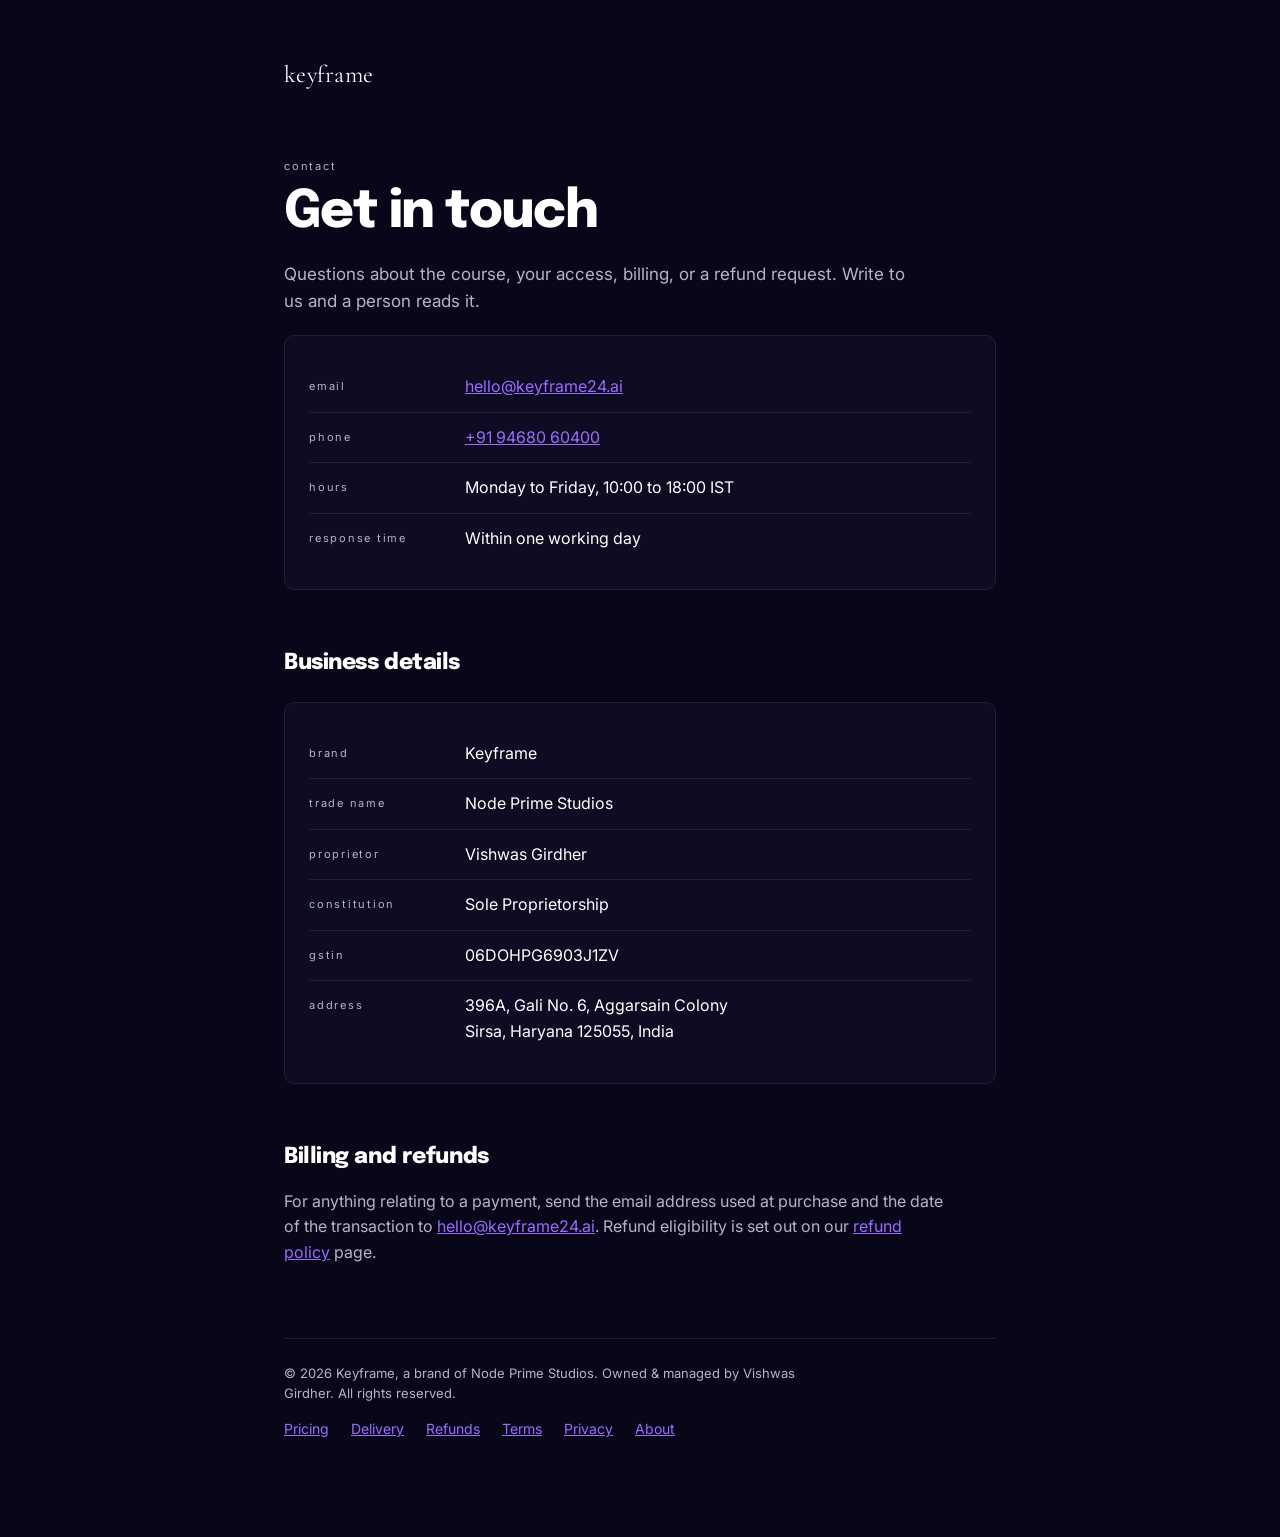
<file: contact.html>
<!DOCTYPE html>
<html lang="en">
<head>
<meta charset="utf-8">
<meta name="viewport" content="width=device-width, initial-scale=1">
<title>Contact · Keyframe</title>
<meta name="description" content="Get in touch with Keyframe. Email, phone and business address.">
<link rel="preconnect" href="https://fonts.googleapis.com">
<link rel="preconnect" href="https://fonts.gstatic.com" crossorigin>
<link href="https://fonts.googleapis.com/css2?family=Cormorant+Garamond:ital,wght@0,400;1,400&family=Epilogue:wght@800&family=Inter:wght@400;500;600&display=swap" rel="stylesheet">
<style>
  :root{
    --void:#08071A;
    --surface:#0E0B22;
    --royal:#6D3BE0;
    --orchid:#9B6BFF;
    --text:#FFFFFF;
    --muted:#B8B2C7;
    --hairline:#221D3B;
  }
  *{box-sizing:border-box;}
  body{
    margin:0;
    background:var(--void);
    color:var(--text);
    font-family:'Inter',system-ui,-apple-system,sans-serif;
    font-weight:400;
    line-height:1.6;
    -webkit-font-smoothing:antialiased;
  }
  .wrap{max-width:760px;margin:0 auto;padding:56px 24px 96px;}
  .mark{
    font-family:'Cormorant Garamond',Georgia,serif;
    font-size:24px;
    letter-spacing:0.02em;
    color:var(--text);
    text-decoration:none;
    display:inline-block;
    margin-bottom:64px;
  }
  h1{
    font-family:'Epilogue',sans-serif;
    font-weight:800;
    font-size:clamp(34px,6vw,52px);
    letter-spacing:-0.03em;
    line-height:1.05;
    margin:0 0 20px;
  }
  h2{
    font-family:'Epilogue',sans-serif;
    font-weight:800;
    font-size:22px;
    letter-spacing:-0.02em;
    margin:56px 0 14px;
  }
  .lede{color:var(--muted);font-size:17px;margin:0 0 8px;max-width:58ch;}
  .label{
    font-size:11px;
    letter-spacing:0.16em;
    text-transform:lowercase;
    color:var(--muted);
    margin:0 0 10px;
  }
  p{margin:0 0 14px;max-width:66ch;}
  .muted{color:var(--muted);}
  .block{
    background:var(--surface);
    border:1px solid var(--hairline);
    border-radius:10px;
    padding:26px 24px;
    margin-top:20px;
  }
  .row{
    display:flex;
    flex-wrap:wrap;
    gap:6px 16px;
    padding:12px 0;
    border-bottom:1px solid var(--hairline);
  }
  .row:last-child{border-bottom:none;}
  .row .k{
    flex:0 0 140px;
    font-size:11px;
    letter-spacing:0.16em;
    text-transform:lowercase;
    color:var(--muted);
    padding-top:4px;
  }
  .row .v{flex:1 1 220px;font-size:16px;}
  a{color:var(--orchid);}
  a:hover{color:var(--royal);}
  a:focus-visible{outline:2px solid var(--orchid);outline-offset:3px;}
  footer{
    margin-top:72px;
    padding-top:24px;
    border-top:1px solid var(--hairline);
    font-size:14px;
    color:var(--muted);
  }
  footer a{margin-right:18px;display:inline-block;}
  .entity{font-size:13px;color:var(--muted);margin:0 0 14px;}
</style>
<link rel="icon" type="image/png" sizes="32x32" href="/assets/favicon-32.png">
<link rel="icon" type="image/png" sizes="48x48" href="/assets/favicon-48.png">
<link rel="icon" type="image/png" sizes="192x192" href="/assets/favicon-192.png">
<link rel="apple-touch-icon" sizes="180x180" href="/assets/apple-touch-icon.png">
<!-- Meta Pixel Code -->
<script>
!function(f,b,e,v,n,t,s)
{if(f.fbq)return;n=f.fbq=function(){n.callMethod?
n.callMethod.apply(n,arguments):n.queue.push(arguments)};
if(!f._fbq)f._fbq=n;n.push=n;n.loaded=!0;n.version='2.0';
n.queue=[];t=b.createElement(e);t.async=!0;
t.src=v;s=b.getElementsByTagName(e)[0];
s.parentNode.insertBefore(t,s)}(window, document,'script',
'https://connect.facebook.net/en_US/fbevents.js');
fbq('init', '1411312853753013');
fbq('track', 'PageView');
</script>
<noscript><img height="1" width="1" style="display:none"
src="https://www.facebook.com/tr?id=1411312853753013&ev=PageView&noscript=1"
/></noscript>
<!-- End Meta Pixel Code -->
</head>
<body>
<div class="wrap">

  <a class="mark" href="/">keyframe</a>

  <p class="label">contact</p>
  <h1>Get in touch</h1>
  <p class="lede">Questions about the course, your access, billing, or a refund request. Write to us and a person reads it.</p>

  <div class="block">
    <div class="row">
      <div class="k">email</div>
      <div class="v"><a href="mailto:hello@keyframe24.ai">hello@keyframe24.ai</a></div>
    </div>
    <div class="row">
      <div class="k">phone</div>
      <div class="v"><a href="tel:+919468060400">+91 94680 60400</a></div>
    </div>
    <div class="row">
      <div class="k">hours</div>
      <div class="v">Monday to Friday, 10:00 to 18:00 IST</div>
    </div>
    <div class="row">
      <div class="k">response time</div>
      <div class="v">Within one working day</div>
    </div>
  </div>

  <h2>Business details</h2>
  <div class="block">
    <div class="row">
      <div class="k">brand</div>
      <div class="v">Keyframe</div>
    </div>
    <div class="row">
      <div class="k">trade name</div>
      <div class="v">Node Prime Studios</div>
    </div>
    <div class="row">
      <div class="k">proprietor</div>
      <div class="v">Vishwas Girdher</div>
    </div>
    <div class="row">
      <div class="k">constitution</div>
      <div class="v">Sole Proprietorship</div>
    </div>
    <div class="row">
      <div class="k">gstin</div>
      <div class="v">06DOHPG6903J1ZV</div>
    </div>
    <div class="row">
      <div class="k">address</div>
      <div class="v">396A, Gali No. 6, Aggarsain Colony<br>Sirsa, Haryana 125055, India</div>
    </div>
  </div>

  <h2>Billing and refunds</h2>
  <p class="muted">For anything relating to a payment, send the email address used at purchase and the date of the transaction to <a href="mailto:hello@keyframe24.ai">hello@keyframe24.ai</a>. Refund eligibility is set out on our <a href="/Refund%20Policy.dc.html">refund policy</a> page.</p>

  <footer>
    <p class="entity">&copy; 2026 Keyframe, a brand of Node Prime Studios. Owned &amp; managed by Vishwas Girdher. All rights reserved.</p>
    <a href="/pricing.html">Pricing</a>
    <a href="/delivery.html">Delivery</a>
    <a href="/Refund%20Policy.dc.html">Refunds</a>
    <a href="/Terms%20and%20Conditions.dc.html">Terms</a>
    <a href="/Privacy%20Policy.dc.html">Privacy</a>
    <a href="/About%20Us.dc.html">About</a>
  </footer>

</div>
</body>
</html>
</file>
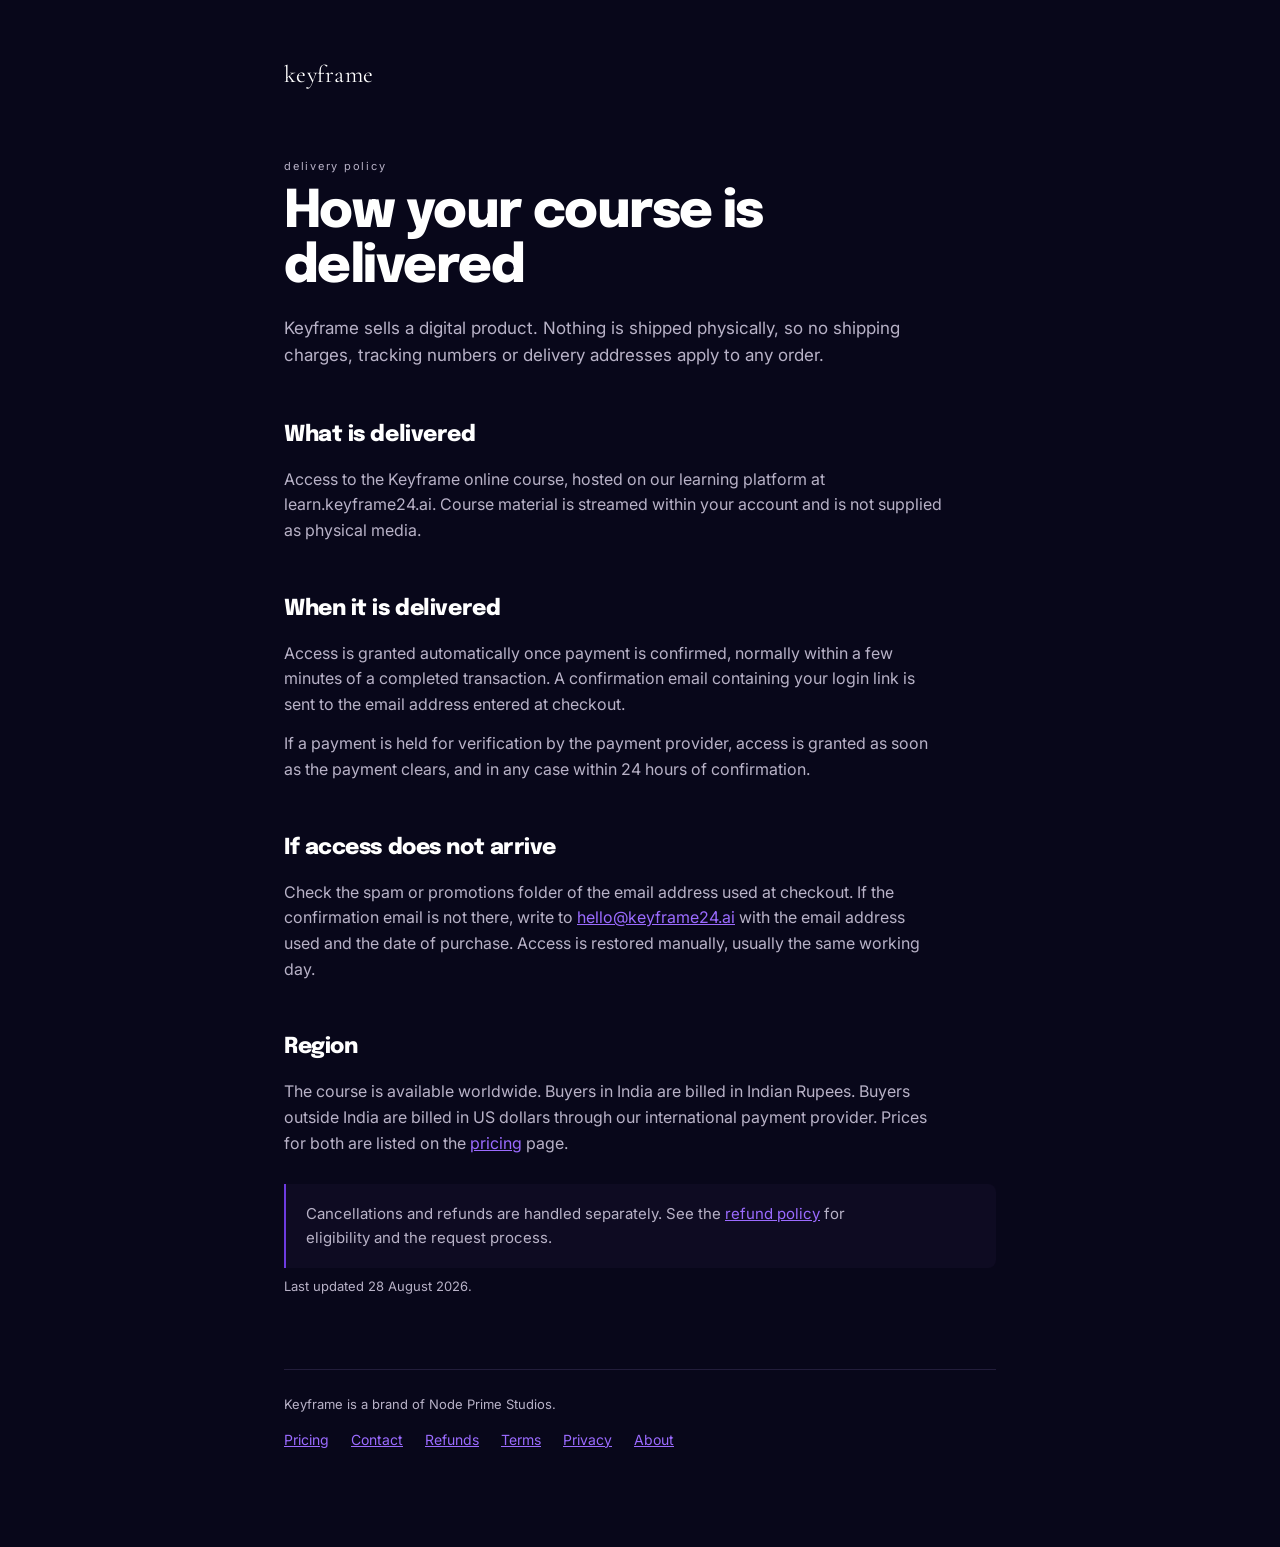
<file: delivery (1).html>
<!DOCTYPE html>
<html lang="en">
<head>
<meta charset="utf-8">
<meta name="viewport" content="width=device-width, initial-scale=1">
<title>Delivery Policy · Keyframe</title>
<meta name="description" content="How Keyframe course access is delivered after purchase.">
<link rel="preconnect" href="https://fonts.googleapis.com">
<link rel="preconnect" href="https://fonts.gstatic.com" crossorigin>
<link href="https://fonts.googleapis.com/css2?family=Cormorant+Garamond:ital,wght@0,400;1,400&family=Epilogue:wght@800&family=Inter:wght@400;500;600&display=swap" rel="stylesheet">
<style>
  :root{
    --void:#08071A;
    --surface:#0E0B22;
    --royal:#6D3BE0;
    --orchid:#9B6BFF;
    --text:#FFFFFF;
    --muted:#B8B2C7;
    --hairline:#221D3B;
  }
  *{box-sizing:border-box;}
  body{
    margin:0;
    background:var(--void);
    color:var(--text);
    font-family:'Inter',system-ui,-apple-system,sans-serif;
    font-weight:400;
    line-height:1.6;
    -webkit-font-smoothing:antialiased;
  }
  .wrap{max-width:760px;margin:0 auto;padding:56px 24px 96px;}
  .mark{
    font-family:'Cormorant Garamond',Georgia,serif;
    font-size:24px;
    letter-spacing:0.02em;
    color:var(--text);
    text-decoration:none;
    display:inline-block;
    margin-bottom:64px;
  }
  h1{
    font-family:'Epilogue',sans-serif;
    font-weight:800;
    font-size:clamp(34px,6vw,52px);
    letter-spacing:-0.03em;
    line-height:1.05;
    margin:0 0 20px;
  }
  h2{
    font-family:'Epilogue',sans-serif;
    font-weight:800;
    font-size:22px;
    letter-spacing:-0.02em;
    margin:48px 0 14px;
  }
  .lede{color:var(--muted);font-size:17px;margin:0 0 8px;max-width:58ch;}
  .label{
    font-size:11px;
    letter-spacing:0.16em;
    text-transform:lowercase;
    color:var(--muted);
    margin:0 0 10px;
  }
  p{margin:0 0 14px;max-width:66ch;color:var(--muted);}
  .stamp{
    font-size:13px;
    color:var(--muted);
    margin-top:8px;
  }
  .note{
    background:var(--surface);
    border-left:2px solid var(--royal);
    padding:18px 20px;
    border-radius:0 8px 8px 0;
    margin-top:28px;
  }
  .note p{margin:0;font-size:15px;}
  a{color:var(--orchid);}
  a:hover{color:var(--royal);}
  a:focus-visible{outline:2px solid var(--orchid);outline-offset:3px;}
  footer{
    margin-top:72px;
    padding-top:24px;
    border-top:1px solid var(--hairline);
    font-size:14px;
    color:var(--muted);
  }
  footer a{margin-right:18px;display:inline-block;}
  .entity{font-size:13px;color:var(--muted);margin:0 0 14px;}
</style>
</head>
<body>
<div class="wrap">

  <a class="mark" href="/">keyframe</a>

  <p class="label">delivery policy</p>
  <h1>How your course is delivered</h1>
  <p class="lede">Keyframe sells a digital product. Nothing is shipped physically, so no shipping charges, tracking numbers or delivery addresses apply to any order.</p>

  <h2>What is delivered</h2>
  <p>Access to the Keyframe online course, hosted on our learning platform at learn.keyframe24.ai. Course material is streamed within your account and is not supplied as physical media.</p>

  <h2>When it is delivered</h2>
  <p>Access is granted automatically once payment is confirmed, normally within a few minutes of a completed transaction. A confirmation email containing your login link is sent to the email address entered at checkout.</p>
  <p>If a payment is held for verification by the payment provider, access is granted as soon as the payment clears, and in any case within 24 hours of confirmation.</p>

  <h2>If access does not arrive</h2>
  <p>Check the spam or promotions folder of the email address used at checkout. If the confirmation email is not there, write to <a href="mailto:hello@keyframe24.ai">hello@keyframe24.ai</a> with the email address used and the date of purchase. Access is restored manually, usually the same working day.</p>

  <h2>Region</h2>
  <p>The course is available worldwide. Buyers in India are billed in Indian Rupees. Buyers outside India are billed in US dollars through our international payment provider. Prices for both are listed on the <a href="/pricing.html">pricing</a> page.</p>

  <div class="note">
    <p>Cancellations and refunds are handled separately. See the <a href="/Refund%20Policy.dc.html">refund policy</a> for eligibility and the request process.</p>
  </div>

  <p class="stamp">Last updated 28 August 2026.</p>

  <footer>
    <p class="entity">Keyframe is a brand of Node Prime Studios.</p>
    <a href="/pricing.html">Pricing</a>
    <a href="/contact.html">Contact</a>
    <a href="/Refund%20Policy.dc.html">Refunds</a>
    <a href="/Terms%20and%20Conditions.dc.html">Terms</a>
    <a href="/Privacy%20Policy.dc.html">Privacy</a>
    <a href="/About%20Us.dc.html">About</a>
  </footer>

</div>
</body>
</html>
</file>
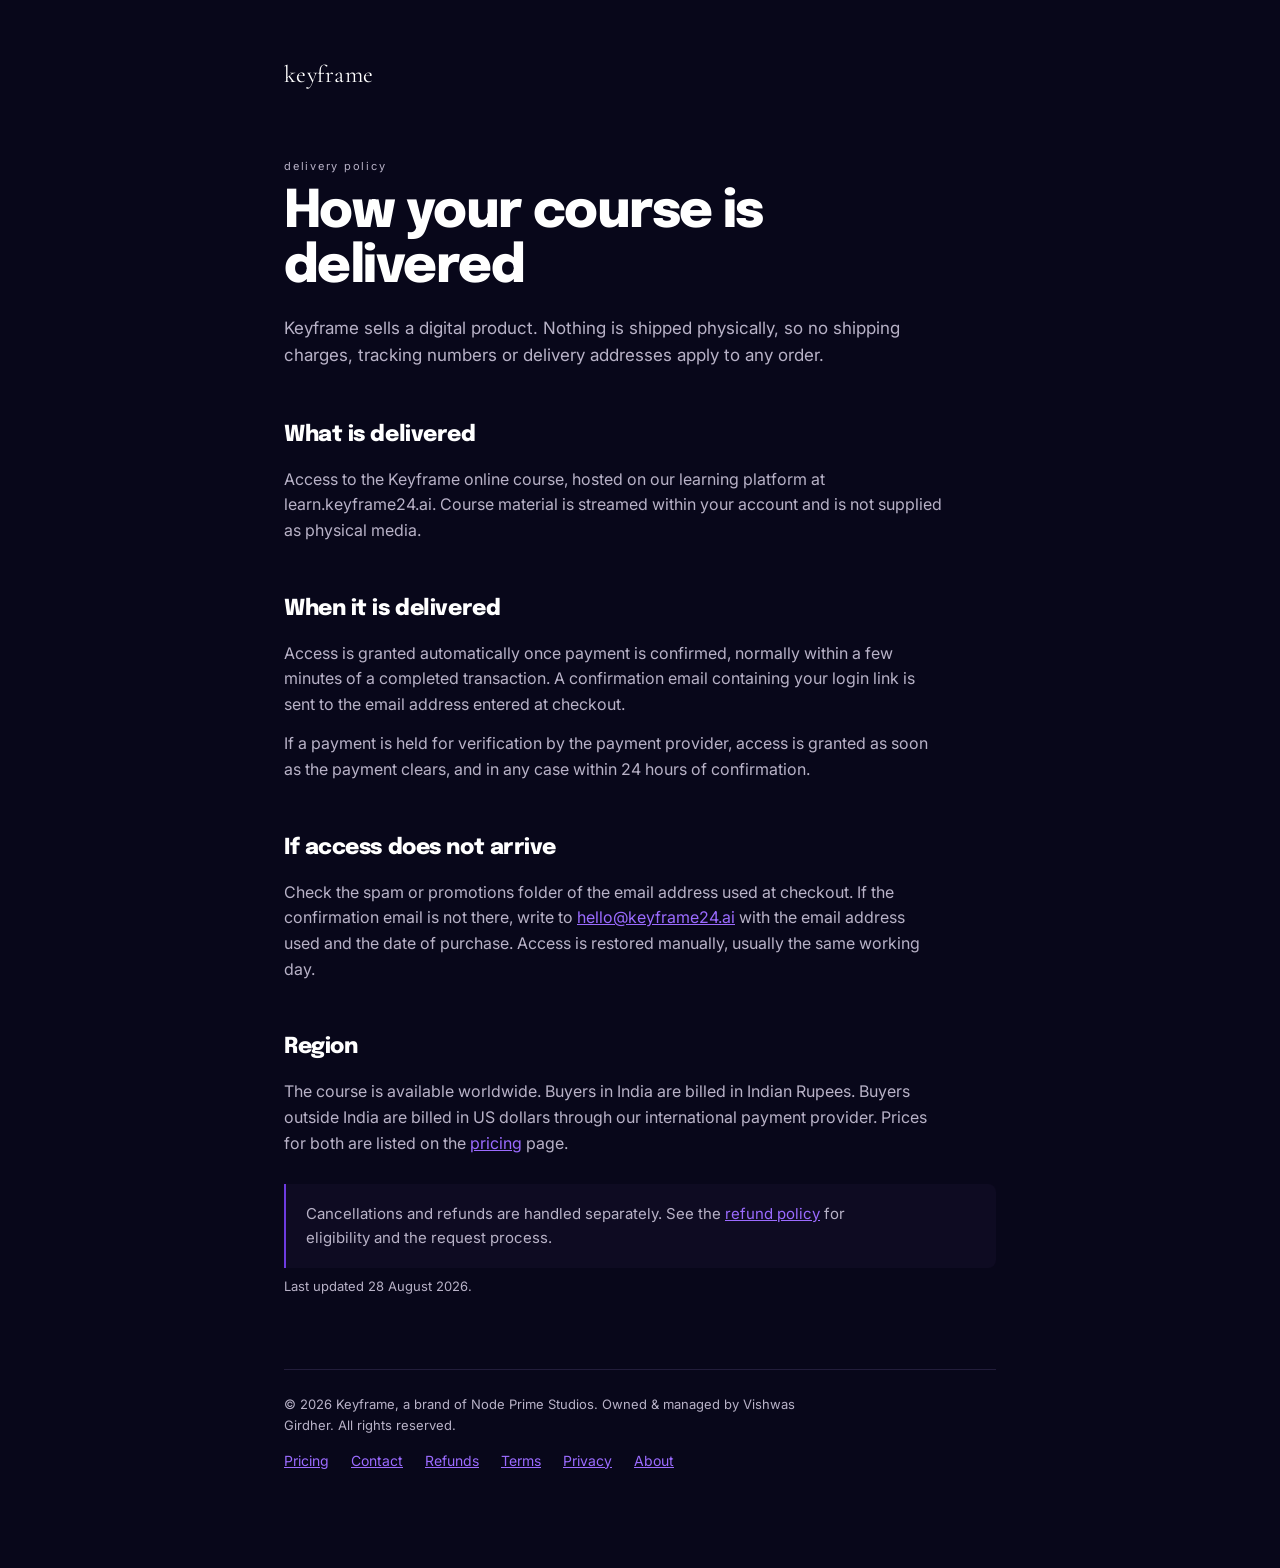
<file: delivery.html>
<!DOCTYPE html>
<html lang="en">
<head>
<meta charset="utf-8">
<meta name="viewport" content="width=device-width, initial-scale=1">
<title>Delivery Policy · Keyframe</title>
<meta name="description" content="How Keyframe course access is delivered after purchase.">
<link rel="preconnect" href="https://fonts.googleapis.com">
<link rel="preconnect" href="https://fonts.gstatic.com" crossorigin>
<link href="https://fonts.googleapis.com/css2?family=Cormorant+Garamond:ital,wght@0,400;1,400&family=Epilogue:wght@800&family=Inter:wght@400;500;600&display=swap" rel="stylesheet">
<style>
  :root{
    --void:#08071A;
    --surface:#0E0B22;
    --royal:#6D3BE0;
    --orchid:#9B6BFF;
    --text:#FFFFFF;
    --muted:#B8B2C7;
    --hairline:#221D3B;
  }
  *{box-sizing:border-box;}
  body{
    margin:0;
    background:var(--void);
    color:var(--text);
    font-family:'Inter',system-ui,-apple-system,sans-serif;
    font-weight:400;
    line-height:1.6;
    -webkit-font-smoothing:antialiased;
  }
  .wrap{max-width:760px;margin:0 auto;padding:56px 24px 96px;}
  .mark{
    font-family:'Cormorant Garamond',Georgia,serif;
    font-size:24px;
    letter-spacing:0.02em;
    color:var(--text);
    text-decoration:none;
    display:inline-block;
    margin-bottom:64px;
  }
  h1{
    font-family:'Epilogue',sans-serif;
    font-weight:800;
    font-size:clamp(34px,6vw,52px);
    letter-spacing:-0.03em;
    line-height:1.05;
    margin:0 0 20px;
  }
  h2{
    font-family:'Epilogue',sans-serif;
    font-weight:800;
    font-size:22px;
    letter-spacing:-0.02em;
    margin:48px 0 14px;
  }
  .lede{color:var(--muted);font-size:17px;margin:0 0 8px;max-width:58ch;}
  .label{
    font-size:11px;
    letter-spacing:0.16em;
    text-transform:lowercase;
    color:var(--muted);
    margin:0 0 10px;
  }
  p{margin:0 0 14px;max-width:66ch;color:var(--muted);}
  .stamp{
    font-size:13px;
    color:var(--muted);
    margin-top:8px;
  }
  .note{
    background:var(--surface);
    border-left:2px solid var(--royal);
    padding:18px 20px;
    border-radius:0 8px 8px 0;
    margin-top:28px;
  }
  .note p{margin:0;font-size:15px;}
  a{color:var(--orchid);}
  a:hover{color:var(--royal);}
  a:focus-visible{outline:2px solid var(--orchid);outline-offset:3px;}
  footer{
    margin-top:72px;
    padding-top:24px;
    border-top:1px solid var(--hairline);
    font-size:14px;
    color:var(--muted);
  }
  footer a{margin-right:18px;display:inline-block;}
  .entity{font-size:13px;color:var(--muted);margin:0 0 14px;}
</style>
<link rel="icon" type="image/png" sizes="32x32" href="/assets/favicon-32.png">
<link rel="icon" type="image/png" sizes="48x48" href="/assets/favicon-48.png">
<link rel="icon" type="image/png" sizes="192x192" href="/assets/favicon-192.png">
<link rel="apple-touch-icon" sizes="180x180" href="/assets/apple-touch-icon.png">
<!-- Meta Pixel Code -->
<script>
!function(f,b,e,v,n,t,s)
{if(f.fbq)return;n=f.fbq=function(){n.callMethod?
n.callMethod.apply(n,arguments):n.queue.push(arguments)};
if(!f._fbq)f._fbq=n;n.push=n;n.loaded=!0;n.version='2.0';
n.queue=[];t=b.createElement(e);t.async=!0;
t.src=v;s=b.getElementsByTagName(e)[0];
s.parentNode.insertBefore(t,s)}(window, document,'script',
'https://connect.facebook.net/en_US/fbevents.js');
fbq('init', '1411312853753013');
fbq('track', 'PageView');
</script>
<noscript><img height="1" width="1" style="display:none"
src="https://www.facebook.com/tr?id=1411312853753013&ev=PageView&noscript=1"
/></noscript>
<!-- End Meta Pixel Code -->
</head>
<body>
<div class="wrap">

  <a class="mark" href="/">keyframe</a>

  <p class="label">delivery policy</p>
  <h1>How your course is delivered</h1>
  <p class="lede">Keyframe sells a digital product. Nothing is shipped physically, so no shipping charges, tracking numbers or delivery addresses apply to any order.</p>

  <h2>What is delivered</h2>
  <p>Access to the Keyframe online course, hosted on our learning platform at learn.keyframe24.ai. Course material is streamed within your account and is not supplied as physical media.</p>

  <h2>When it is delivered</h2>
  <p>Access is granted automatically once payment is confirmed, normally within a few minutes of a completed transaction. A confirmation email containing your login link is sent to the email address entered at checkout.</p>
  <p>If a payment is held for verification by the payment provider, access is granted as soon as the payment clears, and in any case within 24 hours of confirmation.</p>

  <h2>If access does not arrive</h2>
  <p>Check the spam or promotions folder of the email address used at checkout. If the confirmation email is not there, write to <a href="mailto:hello@keyframe24.ai">hello@keyframe24.ai</a> with the email address used and the date of purchase. Access is restored manually, usually the same working day.</p>

  <h2>Region</h2>
  <p>The course is available worldwide. Buyers in India are billed in Indian Rupees. Buyers outside India are billed in US dollars through our international payment provider. Prices for both are listed on the <a href="/pricing.html">pricing</a> page.</p>

  <div class="note">
    <p>Cancellations and refunds are handled separately. See the <a href="/Refund%20Policy.dc.html">refund policy</a> for eligibility and the request process.</p>
  </div>

  <p class="stamp">Last updated 28 August 2026.</p>

  <footer>
    <p class="entity">&copy; 2026 Keyframe, a brand of Node Prime Studios. Owned &amp; managed by Vishwas Girdher. All rights reserved.</p>
    <a href="/pricing.html">Pricing</a>
    <a href="/contact.html">Contact</a>
    <a href="/Refund%20Policy.dc.html">Refunds</a>
    <a href="/Terms%20and%20Conditions.dc.html">Terms</a>
    <a href="/Privacy%20Policy.dc.html">Privacy</a>
    <a href="/About%20Us.dc.html">About</a>
  </footer>

</div>
</body>
</html>
</file>
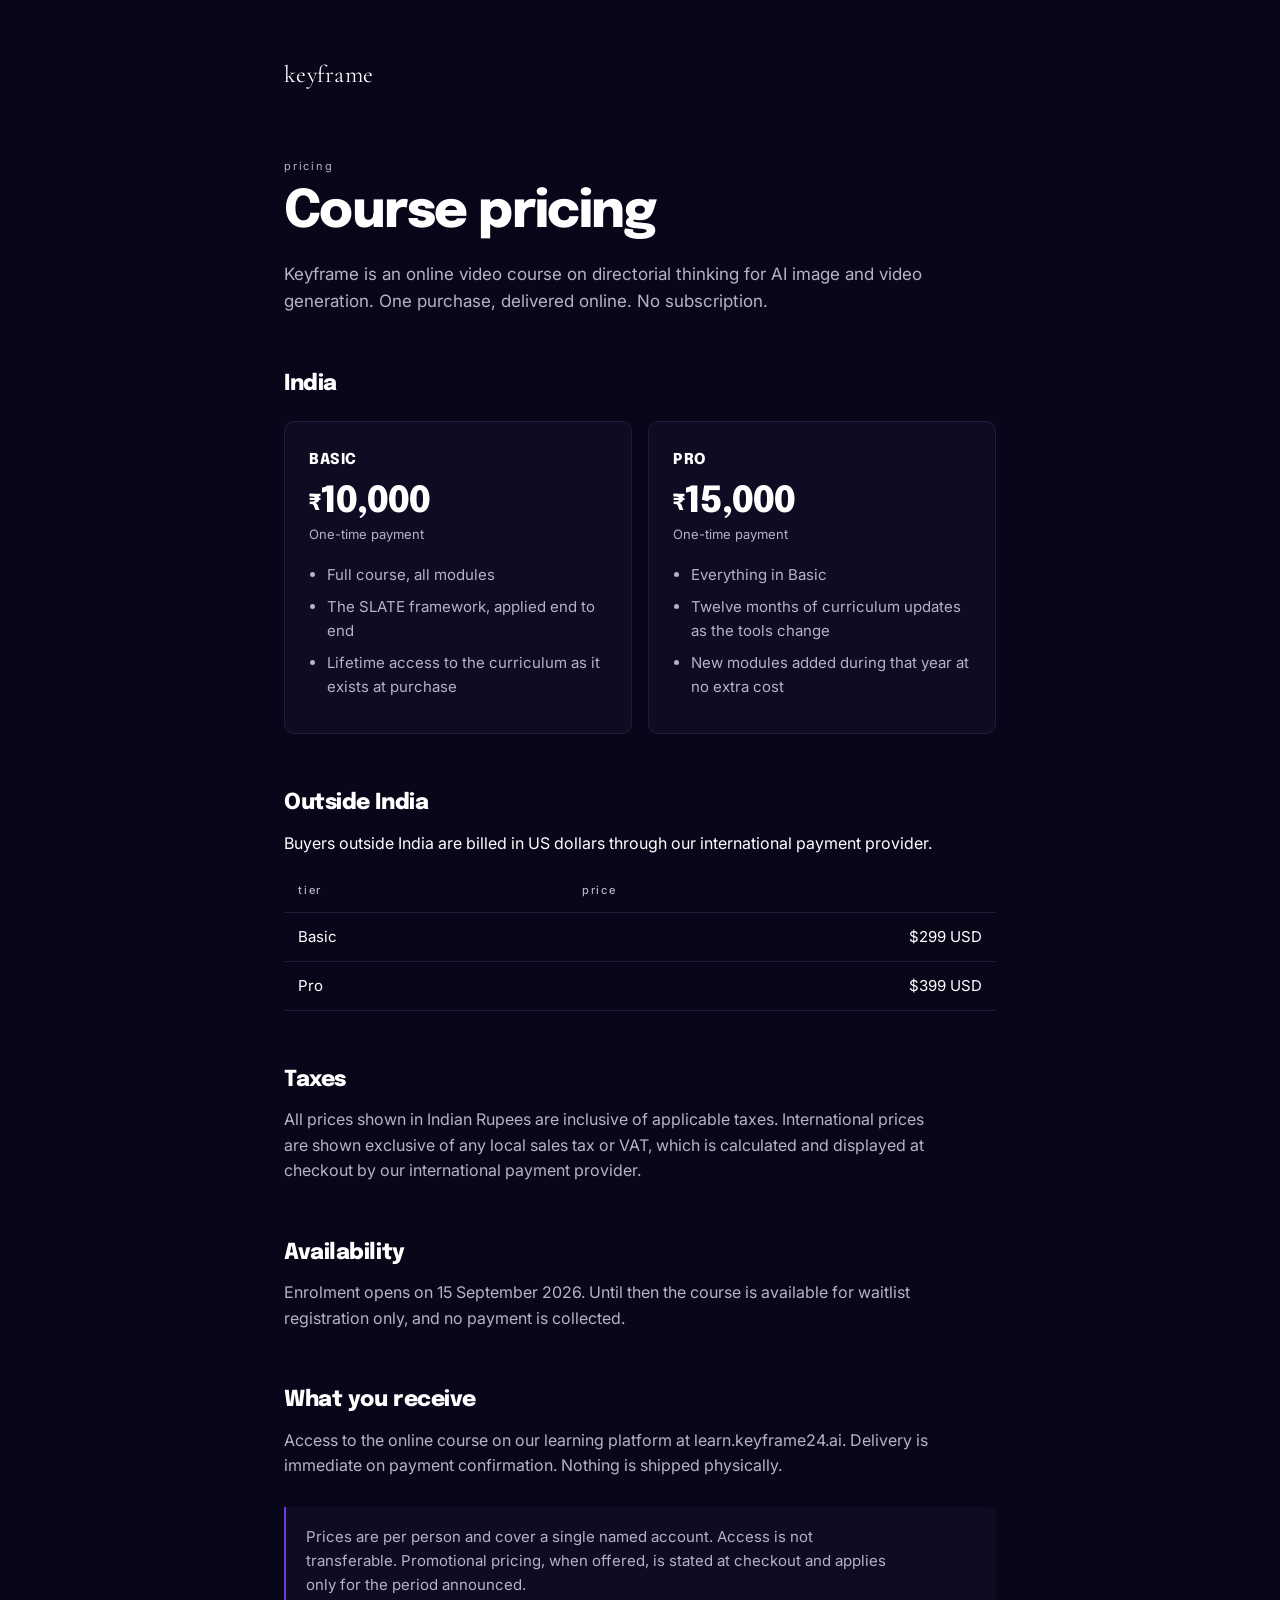
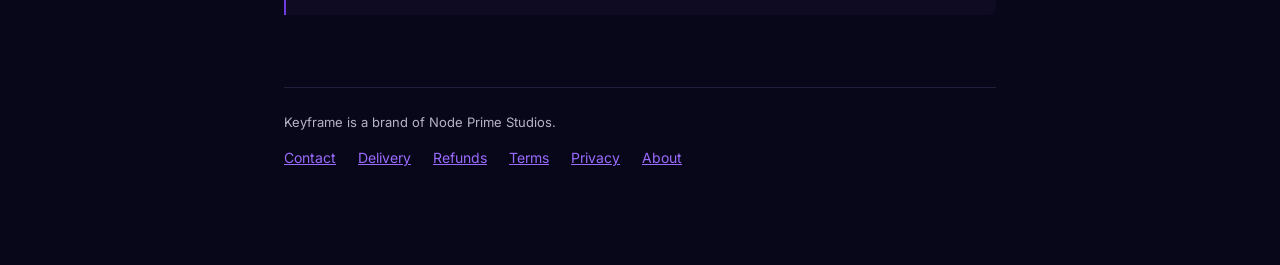
<file: pricing (1).html>
<!DOCTYPE html>
<html lang="en">
<head>
<meta charset="utf-8">
<meta name="viewport" content="width=device-width, initial-scale=1">
<title>Pricing · Keyframe</title>
<meta name="description" content="Course pricing for Keyframe, an online course in directorial thinking for AI image and video.">
<link rel="preconnect" href="https://fonts.googleapis.com">
<link rel="preconnect" href="https://fonts.gstatic.com" crossorigin>
<link href="https://fonts.googleapis.com/css2?family=Cormorant+Garamond:ital,wght@0,400;1,400&family=Epilogue:wght@800&family=Inter:wght@400;500;600&display=swap" rel="stylesheet">
<style>
  :root{
    --void:#08071A;
    --surface:#0E0B22;
    --royal:#6D3BE0;
    --orchid:#9B6BFF;
    --text:#FFFFFF;
    --muted:#B8B2C7;
    --hairline:#221D3B;
  }
  *{box-sizing:border-box;}
  body{
    margin:0;
    background:var(--void);
    color:var(--text);
    font-family:'Inter',system-ui,-apple-system,sans-serif;
    font-weight:400;
    line-height:1.6;
    -webkit-font-smoothing:antialiased;
  }
  .wrap{max-width:760px;margin:0 auto;padding:56px 24px 96px;}
  .mark{
    font-family:'Cormorant Garamond',Georgia,serif;
    font-size:24px;
    letter-spacing:0.02em;
    color:var(--text);
    text-decoration:none;
    display:inline-block;
    margin-bottom:64px;
  }
  h1{
    font-family:'Epilogue',sans-serif;
    font-weight:800;
    font-size:clamp(34px,6vw,52px);
    letter-spacing:-0.03em;
    line-height:1.05;
    margin:0 0 20px;
  }
  h2{
    font-family:'Epilogue',sans-serif;
    font-weight:800;
    font-size:22px;
    letter-spacing:-0.02em;
    line-height:1.2;
    margin:56px 0 14px;
  }
  .lede{color:var(--muted);font-size:17px;margin:0 0 8px;max-width:58ch;}
  .label{
    font-size:11px;
    letter-spacing:0.16em;
    text-transform:lowercase;
    color:var(--muted);
    margin:0 0 10px;
  }
  p{margin:0 0 14px;max-width:66ch;}
  .muted{color:var(--muted);}
  .tiers{display:grid;gap:16px;margin-top:24px;}
  @media(min-width:640px){.tiers{grid-template-columns:1fr 1fr;}}
  .tier{
    background:var(--surface);
    border:1px solid var(--hairline);
    border-radius:10px;
    padding:26px 24px;
  }
  .tier .name{
    font-family:'Epilogue',sans-serif;
    font-weight:800;
    font-size:15px;
    letter-spacing:0.04em;
    text-transform:uppercase;
    margin:0 0 12px;
  }
  .price{
    font-family:'Epilogue',sans-serif;
    font-weight:800;
    font-size:36px;
    letter-spacing:-0.03em;
    line-height:1;
    margin:0 0 4px;
  }
  .price .cur{font-size:22px;vertical-align:2px;}
  .sub{font-size:13px;color:var(--muted);margin:0 0 18px;}
  .tier ul{margin:0;padding-left:18px;}
  .tier li{margin-bottom:8px;font-size:15px;color:var(--muted);}
  table{
    width:100%;
    border-collapse:collapse;
    margin-top:14px;
    font-size:15px;
  }
  th,td{
    text-align:left;
    padding:12px 14px;
    border-bottom:1px solid var(--hairline);
  }
  th{
    font-size:11px;
    letter-spacing:0.16em;
    text-transform:lowercase;
    color:var(--muted);
    font-weight:500;
  }
  td:last-child{text-align:right;}
  .note{
    background:var(--surface);
    border-left:2px solid var(--royal);
    padding:18px 20px;
    border-radius:0 8px 8px 0;
    margin-top:28px;
  }
  .note p{margin:0;color:var(--muted);font-size:15px;}
  a{color:var(--orchid);}
  a:hover{color:var(--royal);}
  a:focus-visible{outline:2px solid var(--orchid);outline-offset:3px;}
  footer{
    margin-top:72px;
    padding-top:24px;
    border-top:1px solid var(--hairline);
    font-size:14px;
    color:var(--muted);
  }
  footer a{margin-right:18px;display:inline-block;}
  .entity{font-size:13px;color:var(--muted);margin:0 0 14px;}
</style>
</head>
<body>
<div class="wrap">

  <a class="mark" href="/">keyframe</a>

  <p class="label">pricing</p>
  <h1>Course pricing</h1>
  <p class="lede">Keyframe is an online video course on directorial thinking for AI image and video generation. One purchase, delivered online. No subscription.</p>

  <h2>India</h2>
  <div class="tiers">

    <div class="tier">
      <p class="name">Basic</p>
      <p class="price"><span class="cur">₹</span>10,000</p>
      <p class="sub">One-time payment</p>
      <ul>
        <li>Full course, all modules</li>
        <li>The SLATE framework, applied end to end</li>
        <li>Lifetime access to the curriculum as it exists at purchase</li>
      </ul>
    </div>

    <div class="tier">
      <p class="name">Pro</p>
      <p class="price"><span class="cur">₹</span>15,000</p>
      <p class="sub">One-time payment</p>
      <ul>
        <li>Everything in Basic</li>
        <li>Twelve months of curriculum updates as the tools change</li>
        <li>New modules added during that year at no extra cost</li>
      </ul>
    </div>

  </div>

  <h2>Outside India</h2>
  <p>Buyers outside India are billed in US dollars through our international payment provider.</p>
  <table>
    <tr><th>Tier</th><th>Price</th></tr>
    <tr><td>Basic</td><td>$299 USD</td></tr>
    <tr><td>Pro</td><td>$399 USD</td></tr>
  </table>

  <h2>Taxes</h2>
  <p class="muted">All prices shown in Indian Rupees are inclusive of applicable taxes. International prices are shown exclusive of any local sales tax or VAT, which is calculated and displayed at checkout by our international payment provider.</p>

  <h2>Availability</h2>
  <p class="muted">Enrolment opens on 15 September 2026. Until then the course is available for waitlist registration only, and no payment is collected.</p>

  <h2>What you receive</h2>
  <p class="muted">Access to the online course on our learning platform at learn.keyframe24.ai. Delivery is immediate on payment confirmation. Nothing is shipped physically.</p>

  <div class="note">
    <p>Prices are per person and cover a single named account. Access is not transferable. Promotional pricing, when offered, is stated at checkout and applies only for the period announced.</p>
  </div>

  <footer>
    <p class="entity">Keyframe is a brand of Node Prime Studios.</p>
    <a href="/contact.html">Contact</a>
    <a href="/delivery.html">Delivery</a>
    <a href="/Refund%20Policy.dc.html">Refunds</a>
    <a href="/Terms%20and%20Conditions.dc.html">Terms</a>
    <a href="/Privacy%20Policy.dc.html">Privacy</a>
    <a href="/About%20Us.dc.html">About</a>
  </footer>

</div>
</body>
</html>
</file>
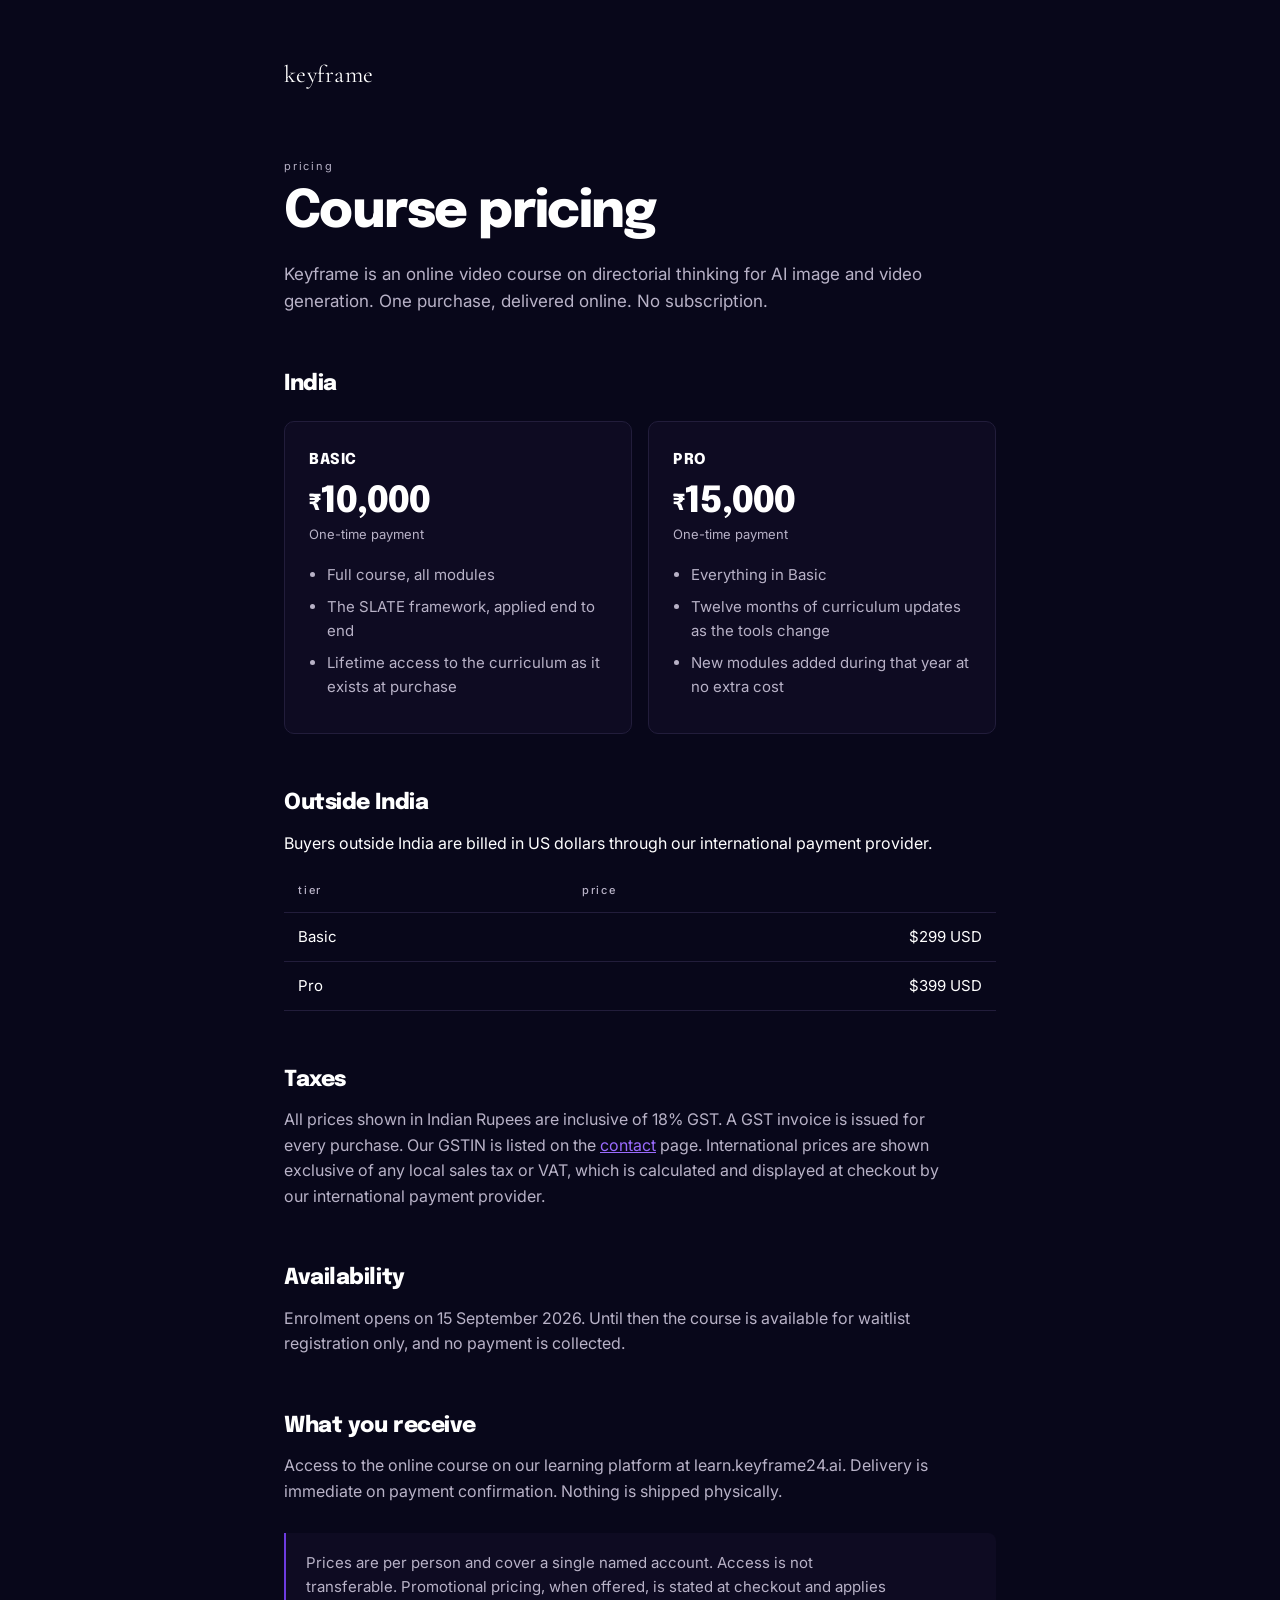
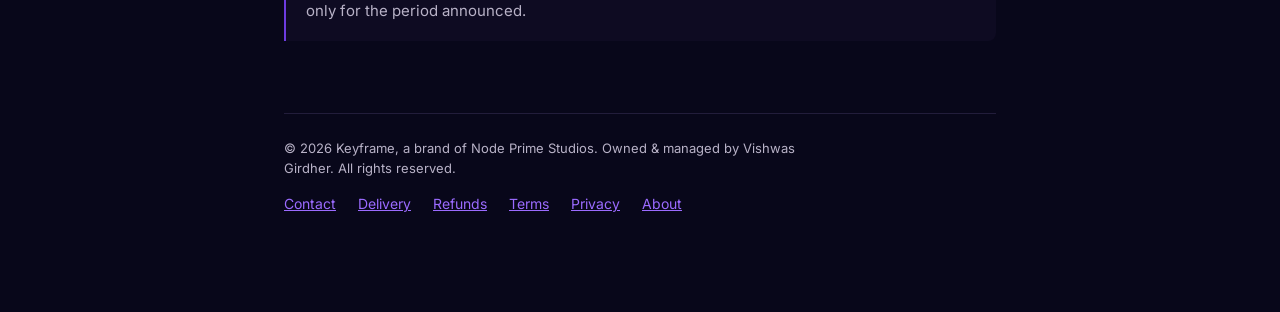
<file: pricing.html>
<!DOCTYPE html>
<html lang="en">
<head>
<meta charset="utf-8">
<meta name="viewport" content="width=device-width, initial-scale=1">
<title>Pricing · Keyframe</title>
<meta name="description" content="Course pricing for Keyframe, an online course in directorial thinking for AI image and video.">
<link rel="preconnect" href="https://fonts.googleapis.com">
<link rel="preconnect" href="https://fonts.gstatic.com" crossorigin>
<link href="https://fonts.googleapis.com/css2?family=Cormorant+Garamond:ital,wght@0,400;1,400&family=Epilogue:wght@800&family=Inter:wght@400;500;600&display=swap" rel="stylesheet">
<style>
  :root{
    --void:#08071A;
    --surface:#0E0B22;
    --royal:#6D3BE0;
    --orchid:#9B6BFF;
    --text:#FFFFFF;
    --muted:#B8B2C7;
    --hairline:#221D3B;
  }
  *{box-sizing:border-box;}
  body{
    margin:0;
    background:var(--void);
    color:var(--text);
    font-family:'Inter',system-ui,-apple-system,sans-serif;
    font-weight:400;
    line-height:1.6;
    -webkit-font-smoothing:antialiased;
  }
  .wrap{max-width:760px;margin:0 auto;padding:56px 24px 96px;}
  .mark{
    font-family:'Cormorant Garamond',Georgia,serif;
    font-size:24px;
    letter-spacing:0.02em;
    color:var(--text);
    text-decoration:none;
    display:inline-block;
    margin-bottom:64px;
  }
  h1{
    font-family:'Epilogue',sans-serif;
    font-weight:800;
    font-size:clamp(34px,6vw,52px);
    letter-spacing:-0.03em;
    line-height:1.05;
    margin:0 0 20px;
  }
  h2{
    font-family:'Epilogue',sans-serif;
    font-weight:800;
    font-size:22px;
    letter-spacing:-0.02em;
    line-height:1.2;
    margin:56px 0 14px;
  }
  .lede{color:var(--muted);font-size:17px;margin:0 0 8px;max-width:58ch;}
  .label{
    font-size:11px;
    letter-spacing:0.16em;
    text-transform:lowercase;
    color:var(--muted);
    margin:0 0 10px;
  }
  p{margin:0 0 14px;max-width:66ch;}
  .muted{color:var(--muted);}
  .tiers{display:grid;gap:16px;margin-top:24px;}
  @media(min-width:640px){.tiers{grid-template-columns:1fr 1fr;}}
  .tier{
    background:var(--surface);
    border:1px solid var(--hairline);
    border-radius:10px;
    padding:26px 24px;
  }
  .tier .name{
    font-family:'Epilogue',sans-serif;
    font-weight:800;
    font-size:15px;
    letter-spacing:0.04em;
    text-transform:uppercase;
    margin:0 0 12px;
  }
  .price{
    font-family:'Epilogue',sans-serif;
    font-weight:800;
    font-size:36px;
    letter-spacing:-0.03em;
    line-height:1;
    margin:0 0 4px;
  }
  .price .cur{font-size:22px;vertical-align:2px;}
  .sub{font-size:13px;color:var(--muted);margin:0 0 18px;}
  .tier ul{margin:0;padding-left:18px;}
  .tier li{margin-bottom:8px;font-size:15px;color:var(--muted);}
  table{
    width:100%;
    border-collapse:collapse;
    margin-top:14px;
    font-size:15px;
  }
  th,td{
    text-align:left;
    padding:12px 14px;
    border-bottom:1px solid var(--hairline);
  }
  th{
    font-size:11px;
    letter-spacing:0.16em;
    text-transform:lowercase;
    color:var(--muted);
    font-weight:500;
  }
  td:last-child{text-align:right;}
  .note{
    background:var(--surface);
    border-left:2px solid var(--royal);
    padding:18px 20px;
    border-radius:0 8px 8px 0;
    margin-top:28px;
  }
  .note p{margin:0;color:var(--muted);font-size:15px;}
  a{color:var(--orchid);}
  a:hover{color:var(--royal);}
  a:focus-visible{outline:2px solid var(--orchid);outline-offset:3px;}
  footer{
    margin-top:72px;
    padding-top:24px;
    border-top:1px solid var(--hairline);
    font-size:14px;
    color:var(--muted);
  }
  footer a{margin-right:18px;display:inline-block;}
  .entity{font-size:13px;color:var(--muted);margin:0 0 14px;}
</style>
<link rel="icon" type="image/png" sizes="32x32" href="/assets/favicon-32.png">
<link rel="icon" type="image/png" sizes="48x48" href="/assets/favicon-48.png">
<link rel="icon" type="image/png" sizes="192x192" href="/assets/favicon-192.png">
<link rel="apple-touch-icon" sizes="180x180" href="/assets/apple-touch-icon.png">
<!-- Meta Pixel Code -->
<script>
!function(f,b,e,v,n,t,s)
{if(f.fbq)return;n=f.fbq=function(){n.callMethod?
n.callMethod.apply(n,arguments):n.queue.push(arguments)};
if(!f._fbq)f._fbq=n;n.push=n;n.loaded=!0;n.version='2.0';
n.queue=[];t=b.createElement(e);t.async=!0;
t.src=v;s=b.getElementsByTagName(e)[0];
s.parentNode.insertBefore(t,s)}(window, document,'script',
'https://connect.facebook.net/en_US/fbevents.js');
fbq('init', '1411312853753013');
fbq('track', 'PageView');
</script>
<noscript><img height="1" width="1" style="display:none"
src="https://www.facebook.com/tr?id=1411312853753013&ev=PageView&noscript=1"
/></noscript>
<!-- End Meta Pixel Code -->
</head>
<body>
<div class="wrap">

  <a class="mark" href="/">keyframe</a>

  <p class="label">pricing</p>
  <h1>Course pricing</h1>
  <p class="lede">Keyframe is an online video course on directorial thinking for AI image and video generation. One purchase, delivered online. No subscription.</p>

  <h2>India</h2>
  <div class="tiers">

    <div class="tier">
      <p class="name">Basic</p>
      <p class="price"><span class="cur">₹</span>10,000</p>
      <p class="sub">One-time payment</p>
      <ul>
        <li>Full course, all modules</li>
        <li>The SLATE framework, applied end to end</li>
        <li>Lifetime access to the curriculum as it exists at purchase</li>
      </ul>
    </div>

    <div class="tier">
      <p class="name">Pro</p>
      <p class="price"><span class="cur">₹</span>15,000</p>
      <p class="sub">One-time payment</p>
      <ul>
        <li>Everything in Basic</li>
        <li>Twelve months of curriculum updates as the tools change</li>
        <li>New modules added during that year at no extra cost</li>
      </ul>
    </div>

  </div>

  <h2>Outside India</h2>
  <p>Buyers outside India are billed in US dollars through our international payment provider.</p>
  <table>
    <tr><th>Tier</th><th>Price</th></tr>
    <tr><td>Basic</td><td>$299 USD</td></tr>
    <tr><td>Pro</td><td>$399 USD</td></tr>
  </table>

  <h2>Taxes</h2>
  <p class="muted">All prices shown in Indian Rupees are inclusive of 18% GST. A GST invoice is issued for every purchase. Our GSTIN is listed on the <a href="/contact.html">contact</a> page. International prices are shown exclusive of any local sales tax or VAT, which is calculated and displayed at checkout by our international payment provider.</p>

  <h2>Availability</h2>
  <p class="muted">Enrolment opens on 15 September 2026. Until then the course is available for waitlist registration only, and no payment is collected.</p>

  <h2>What you receive</h2>
  <p class="muted">Access to the online course on our learning platform at learn.keyframe24.ai. Delivery is immediate on payment confirmation. Nothing is shipped physically.</p>

  <div class="note">
    <p>Prices are per person and cover a single named account. Access is not transferable. Promotional pricing, when offered, is stated at checkout and applies only for the period announced.</p>
  </div>

  <footer>
    <p class="entity">&copy; 2026 Keyframe, a brand of Node Prime Studios. Owned &amp; managed by Vishwas Girdher. All rights reserved.</p>
    <a href="/contact.html">Contact</a>
    <a href="/delivery.html">Delivery</a>
    <a href="/Refund%20Policy.dc.html">Refunds</a>
    <a href="/Terms%20and%20Conditions.dc.html">Terms</a>
    <a href="/Privacy%20Policy.dc.html">Privacy</a>
    <a href="/About%20Us.dc.html">About</a>
  </footer>

</div>
</body>
</html>
</file>
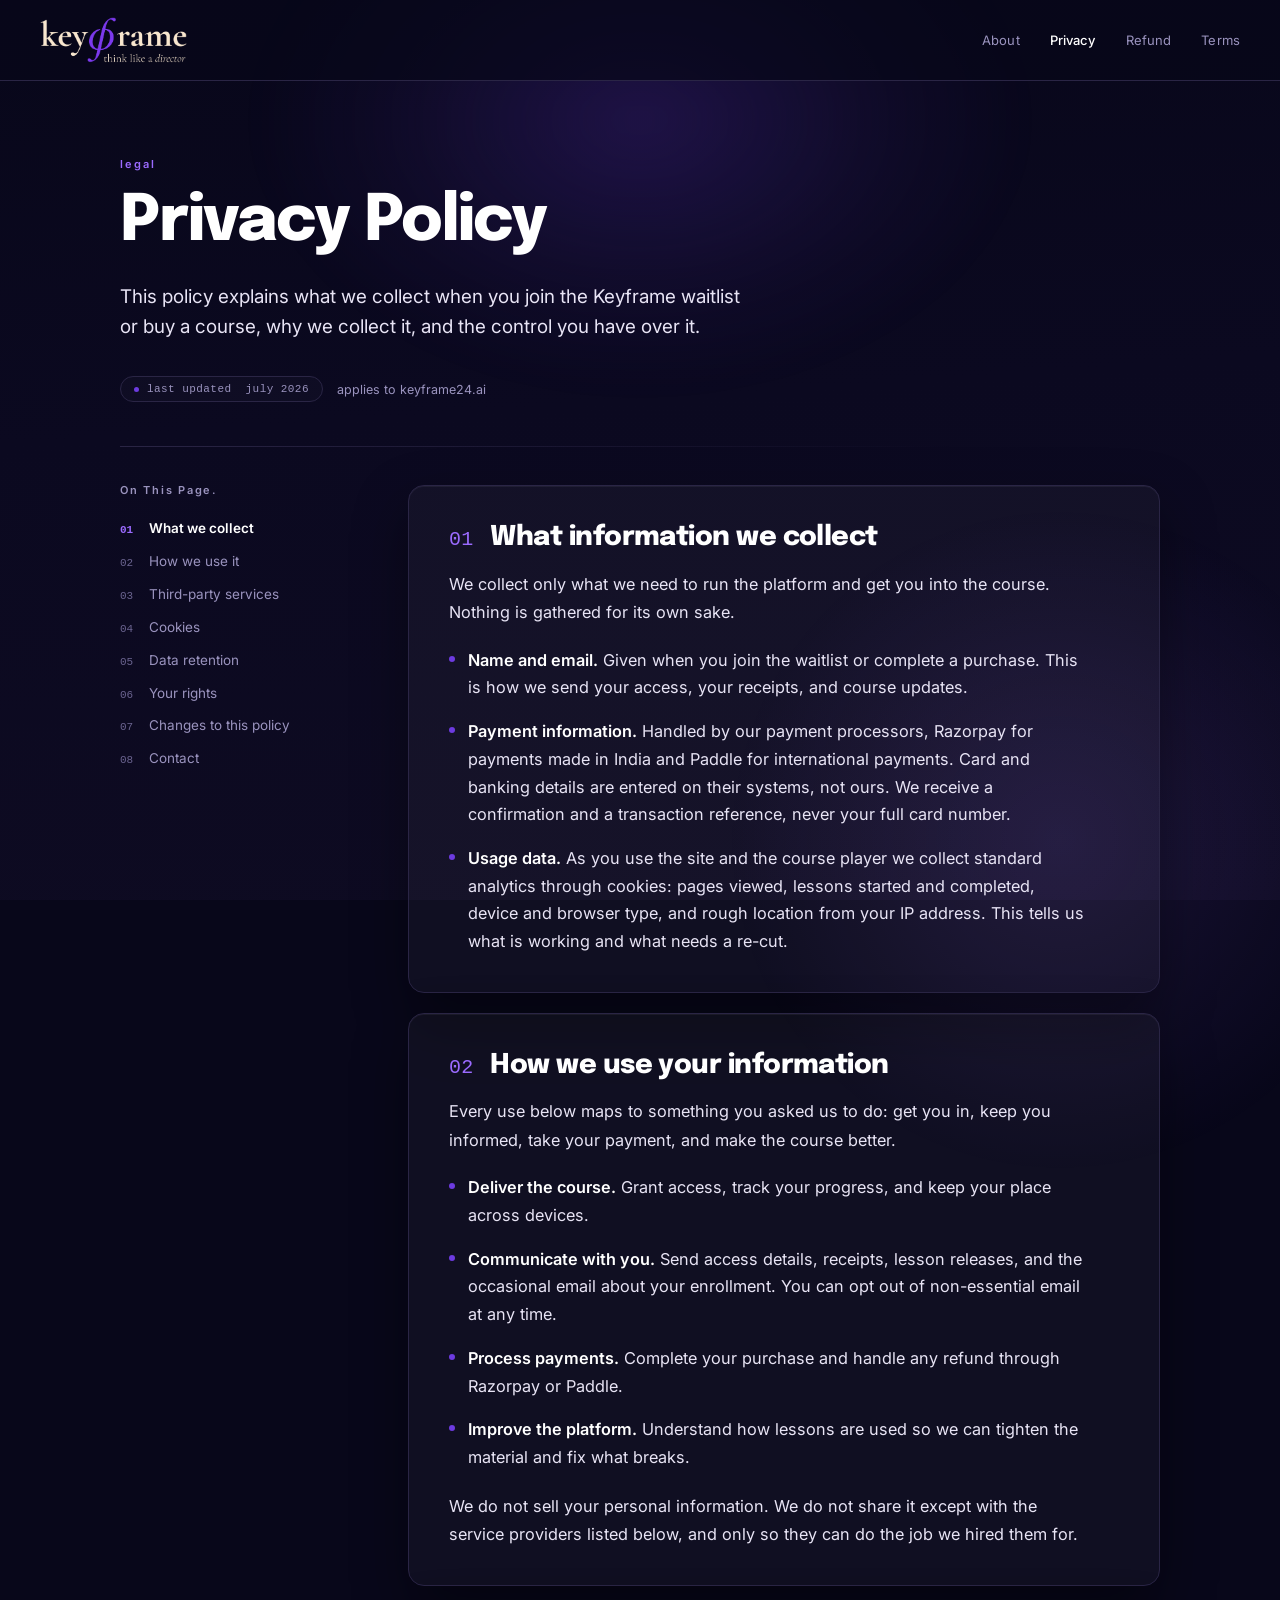
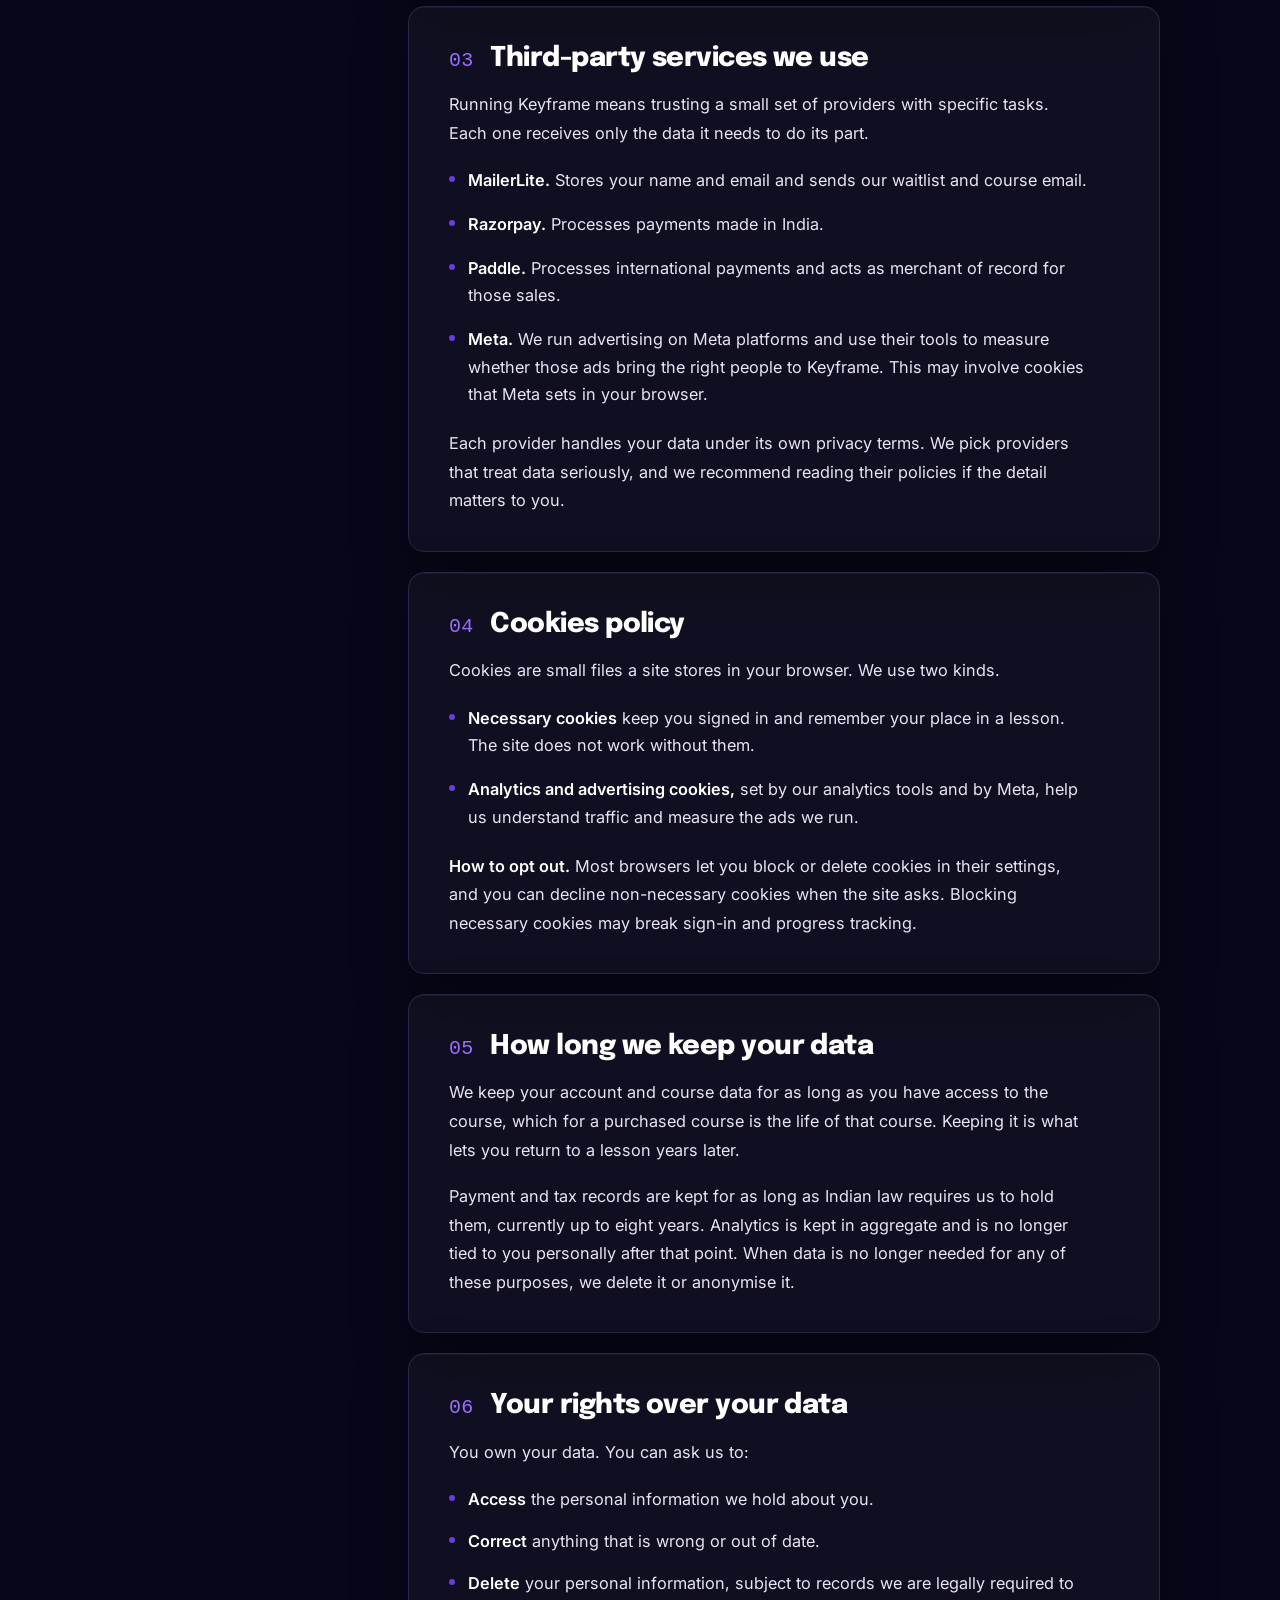
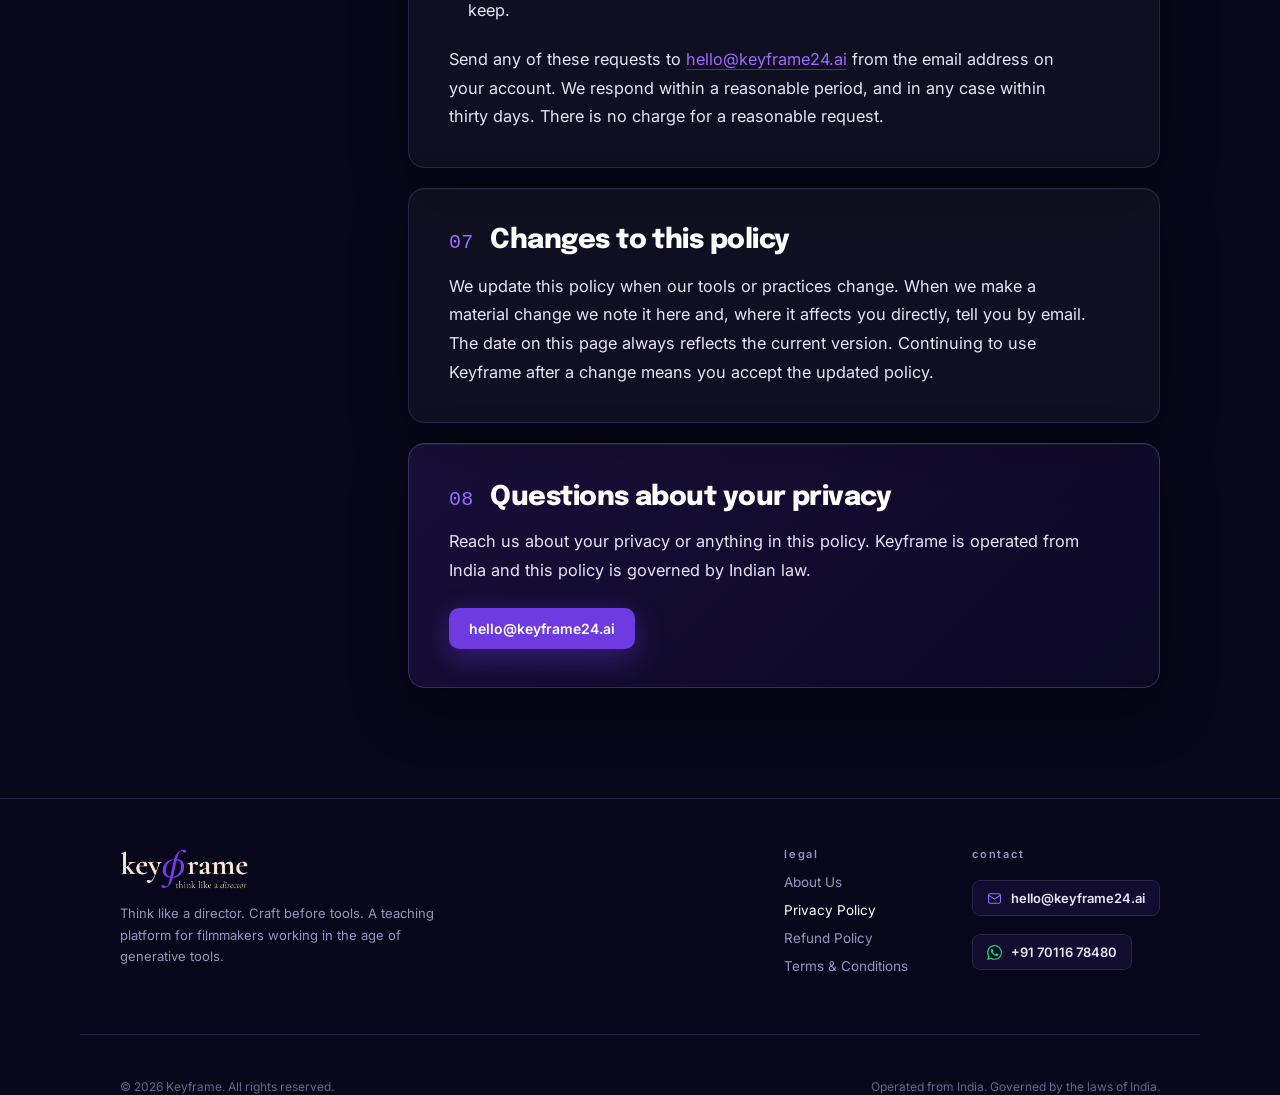
<file: Privacy Policy.dc.html>
<!DOCTYPE html>
<html>
<head>
<meta charset="utf-8">
<meta name="viewport" content="width=device-width, initial-scale=1">
<script src="./support.js"></script>
<link rel="icon" type="image/png" sizes="32x32" href="/assets/favicon-32.png">
<link rel="icon" type="image/png" sizes="48x48" href="/assets/favicon-48.png">
<link rel="icon" type="image/png" sizes="192x192" href="/assets/favicon-192.png">
<link rel="apple-touch-icon" sizes="180x180" href="/assets/apple-touch-icon.png">
<!-- Meta Pixel Code -->
<script>
!function(f,b,e,v,n,t,s)
{if(f.fbq)return;n=f.fbq=function(){n.callMethod?
n.callMethod.apply(n,arguments):n.queue.push(arguments)};
if(!f._fbq)f._fbq=n;n.push=n;n.loaded=!0;n.version='2.0';
n.queue=[];t=b.createElement(e);t.async=!0;
t.src=v;s=b.getElementsByTagName(e)[0];
s.parentNode.insertBefore(t,s)}(window, document,'script',
'https://connect.facebook.net/en_US/fbevents.js');
fbq('init', '1411312853753013');
fbq('track', 'PageView');
</script>
<noscript><img height="1" width="1" style="display:none"
src="https://www.facebook.com/tr?id=1411312853753013&ev=PageView&noscript=1"
/></noscript>
<!-- End Meta Pixel Code -->
</head>
<body>
<x-dc>
<helmet>
  <link rel="stylesheet" href="_ds/keyframe-design-system-f9b40530-5292-49e7-b718-a100597d8be9/tokens/fonts.css">
  <link rel="stylesheet" href="_ds/keyframe-design-system-f9b40530-5292-49e7-b718-a100597d8be9/tokens/colors.css">
  <link rel="stylesheet" href="_ds/keyframe-design-system-f9b40530-5292-49e7-b718-a100597d8be9/tokens/typography.css">
  <link rel="stylesheet" href="_ds/keyframe-design-system-f9b40530-5292-49e7-b718-a100597d8be9/tokens/spacing.css">
  <link rel="stylesheet" href="_ds/keyframe-design-system-f9b40530-5292-49e7-b718-a100597d8be9/styles.css">
  <script src="_ds/keyframe-design-system-f9b40530-5292-49e7-b718-a100597d8be9/_ds_bundle.js"></script>
  <style>
    :root{
      --royal:#6D3BE0;--orchid:#9B6BFF;--imperial:#5A2FB8;--plum:#2A1361;
      --void:#08071A;--obsidian:#0B0920;--elevated:#140F28;
      --hairline:#2A2545;--border-hairline:#2A2545;--border-strong:#37315A;
      --cream:#FFFFFF;--orchid-gray:#E8E4F5;--mauve-muted:#9A93BE;--lavender:#C4B5FD;
    }
    *{box-sizing:border-box;}
    html,body{margin:0;padding:0;}
    body{background:#08071A;color:#E8E4F5;font-family:'Inter',system-ui,sans-serif;-webkit-font-smoothing:antialiased;text-rendering:optimizeLegibility;}
    ::selection{background:rgba(109,59,224,0.4);color:#fff;}
    @keyframes kfFade{from{opacity:0;}to{opacity:1;}}
    @keyframes kfUp{from{opacity:0;transform:translateY(16px);}to{opacity:1;transform:translateY(0);}}
    @media (max-width:920px){
      [data-kf-body]{grid-template-columns:1fr !important;gap:0 !important;}
      [data-kf-toc]{display:none !important;}
      [data-kf-pad]{padding-left:24px !important;padding-right:24px !important;}
    }
  </style>
</helmet>

<div style="position:fixed;inset:0;z-index:-2;background:linear-gradient(176deg,#08071A 0%,#0B0920 45%,#0E0B22 100%);"></div>
<div style="position:fixed;top:-260px;left:50%;transform:translateX(-50%);width:1100px;height:760px;z-index:-1;background:radial-gradient(ellipse 50% 50% at 50% 50%,rgba(109,59,224,0.22),rgba(109,59,224,0.06) 45%,transparent 70%);filter:blur(20px);pointer-events:none;"></div>
<div style="position:fixed;bottom:-320px;right:-160px;width:760px;height:760px;z-index:-1;background:radial-gradient(circle at 50% 50%,rgba(155,107,255,0.12),transparent 62%);pointer-events:none;"></div>

<div style="animation:kfFade 0.5s cubic-bezier(0.16,1,0.3,1) both;">

  <header data-kf-header="" style="position:sticky;top:0;z-index:30;display:flex;align-items:center;justify-content:space-between;gap:24px;padding:17px 40px;background:rgba(8,7,26,0.72);backdrop-filter:blur(18px) saturate(130%);-webkit-backdrop-filter:blur(18px) saturate(130%);border-bottom:1px solid #2A2545;">
    <a href="https://keyframe24.ai" aria-label="Keyframe home" style="display:inline-flex;align-items:center;text-decoration:none;">
      <img src="keyframe-logo.png" alt="Keyframe — think like a director" style="height:46px;width:auto;display:block;">
    </a>
    <nav style="display:flex;align-items:center;gap:30px;">
      <a href="About%20Us.dc.html" style="font-size:13px;color:#9A93BE;text-decoration:none;letter-spacing:0.01em;transition:color 0.2s ease;" style-hover="color:#FFFFFF;">About</a>
      <a href="Privacy%20Policy.dc.html" aria-current="page" style="font-size:13px;font-weight:500;color:#FFFFFF;text-decoration:none;letter-spacing:0.01em;">Privacy</a>
      <a href="Refund%20Policy.dc.html" style="font-size:13px;color:#9A93BE;text-decoration:none;letter-spacing:0.01em;transition:color 0.2s ease;" style-hover="color:#FFFFFF;">Refund</a>
      <a href="Terms%20and%20Conditions.dc.html" style="font-size:13px;color:#9A93BE;text-decoration:none;letter-spacing:0.01em;transition:color 0.2s ease;" style-hover="color:#FFFFFF;">Terms</a>
    </nav>
  </header>

  <section data-kf-pad="" style="max-width:1120px;margin:0 auto;padding:78px 40px 30px;">
    <div style="font:600 11px/1 'Inter';letter-spacing:0.18em;text-transform:lowercase;color:#9B6BFF;">legal</div>
    <h1 style="font-family:'Epilogue';font-weight:800;font-size:4rem;line-height:1.03;letter-spacing:-0.03em;color:#FFFFFF;margin:20px 0 0;">Privacy Policy</h1>
    <p style="font-size:1.18rem;line-height:1.6;color:#E8E4F5;max-width:620px;margin:26px 0 0;">This policy explains what we collect when you join the Keyframe waitlist or buy a course, why we collect it, and the control you have over it.&nbsp;</p>
    <div style="display:flex;align-items:center;gap:14px;margin-top:34px;">
      <span style="display:inline-flex;align-items:center;gap:8px;font-family:ui-monospace,'SF Mono',Menlo,monospace;font-size:11px;letter-spacing:0.04em;color:#9A93BE;padding:6px 13px;border:1px solid #2A2545;border-radius:999px;background:rgba(255,255,255,0.02);"><span style="width:5px;height:5px;border-radius:50%;background:#6D3BE0;"></span>last updated&nbsp;&nbsp;july 2026</span>
      <span style="font-size:12.5px;color:#9A93BE;">applies to keyframe24.ai</span>
    </div>
    <div style="height:1px;margin-top:44px;background:linear-gradient(90deg,#2A2545 0%,rgba(42,37,69,0) 80%);"></div>
  </section>

  <div data-kf-body="" data-kf-pad="" style="max-width:1120px;margin:0 auto;padding:8px 40px 110px;display:grid;grid-template-columns:212px 1fr;gap:76px;align-items:start;">

    <aside data-kf-toc="" style="position:sticky;top:98px;display:flex;flex-direction:column;">
      <div style="font:600 11px/1 'Inter';letter-spacing:0.16em;color:#9A93BE;margin-bottom:16px;">On This Page.</div>
      <a data-toc="collect" href="#collect" style="display:flex;align-items:baseline;gap:13px;padding:7px 0;text-decoration:none;font-size:13.5px;line-height:1.35;color:#9A93BE;transition:color 0.2s ease;"><span data-toc-num="" style="font-family:ui-monospace,'SF Mono',monospace;font-size:11px;color:#6B6490;width:16px;flex-shrink:0;transition:color 0.2s ease;">01</span><span>What we collect</span></a>
      <a data-toc="use" href="#use" style="display:flex;align-items:baseline;gap:13px;padding:7px 0;text-decoration:none;font-size:13.5px;line-height:1.35;color:#9A93BE;transition:color 0.2s ease;"><span data-toc-num="" style="font-family:ui-monospace,'SF Mono',monospace;font-size:11px;color:#6B6490;width:16px;flex-shrink:0;transition:color 0.2s ease;">02</span><span>How we use it</span></a>
      <a data-toc="third" href="#third" style="display:flex;align-items:baseline;gap:13px;padding:7px 0;text-decoration:none;font-size:13.5px;line-height:1.35;color:#9A93BE;transition:color 0.2s ease;"><span data-toc-num="" style="font-family:ui-monospace,'SF Mono',monospace;font-size:11px;color:#6B6490;width:16px;flex-shrink:0;transition:color 0.2s ease;">03</span><span>Third-party services</span></a>
      <a data-toc="cookies" href="#cookies" style="display:flex;align-items:baseline;gap:13px;padding:7px 0;text-decoration:none;font-size:13.5px;line-height:1.35;color:#9A93BE;transition:color 0.2s ease;"><span data-toc-num="" style="font-family:ui-monospace,'SF Mono',monospace;font-size:11px;color:#6B6490;width:16px;flex-shrink:0;transition:color 0.2s ease;">04</span><span>Cookies</span></a>
      <a data-toc="retention" href="#retention" style="display:flex;align-items:baseline;gap:13px;padding:7px 0;text-decoration:none;font-size:13.5px;line-height:1.35;color:#9A93BE;transition:color 0.2s ease;"><span data-toc-num="" style="font-family:ui-monospace,'SF Mono',monospace;font-size:11px;color:#6B6490;width:16px;flex-shrink:0;transition:color 0.2s ease;">05</span><span>Data retention</span></a>
      <a data-toc="rights" href="#rights" style="display:flex;align-items:baseline;gap:13px;padding:7px 0;text-decoration:none;font-size:13.5px;line-height:1.35;color:#9A93BE;transition:color 0.2s ease;"><span data-toc-num="" style="font-family:ui-monospace,'SF Mono',monospace;font-size:11px;color:#6B6490;width:16px;flex-shrink:0;transition:color 0.2s ease;">06</span><span>Your rights</span></a>
      <a data-toc="changes" href="#changes" style="display:flex;align-items:baseline;gap:13px;padding:7px 0;text-decoration:none;font-size:13.5px;line-height:1.35;color:#9A93BE;transition:color 0.2s ease;"><span data-toc-num="" style="font-family:ui-monospace,'SF Mono',monospace;font-size:11px;color:#6B6490;width:16px;flex-shrink:0;transition:color 0.2s ease;">07</span><span>Changes to this policy</span></a>
      <a data-toc="contact" href="#contact" style="display:flex;align-items:baseline;gap:13px;padding:7px 0;text-decoration:none;font-size:13.5px;line-height:1.35;color:#9A93BE;transition:color 0.2s ease;"><span data-toc-num="" style="font-family:ui-monospace,'SF Mono',monospace;font-size:11px;color:#6B6490;width:16px;flex-shrink:0;transition:color 0.2s ease;">08</span><span>Contact</span></a>
    </aside>

    <main style="display:flex;flex-direction:column;gap:20px;min-width:0;">

      <section id="collect" style="scroll-margin-top:112px;">
        <div style="background:rgba(255,255,255,0.035);border:1px solid #2A2545;border-radius:16px;padding:36px 40px;box-shadow:0 22px 54px rgba(0,0,0,0.4),inset 0 1px 0 rgba(255,255,255,0.05);backdrop-filter:blur(22px) saturate(120%);-webkit-backdrop-filter:blur(22px) saturate(120%);">
          <div style="display:flex;align-items:baseline;gap:17px;margin:0;"><span style="font-family:ui-monospace,'SF Mono',Menlo,monospace;font-size:1.25rem;font-weight:500;line-height:1.2;letter-spacing:0.01em;color:#9B6BFF;flex-shrink:0;">01</span><h2 style="font-family:'Epilogue';font-weight:800;font-size:1.7rem;line-height:1.15;letter-spacing:-0.02em;color:#FFFFFF;margin:0 0 16px;">What information we collect</h2></div>
          <p style="font-size:1.02rem;line-height:1.75;color:#E8E4F5;max-width:64ch;margin:0 0 20px;">We collect only what we need to run the platform and get you into the course. Nothing is gathered for its own sake.</p>
          <ul style="list-style:none;margin:0;padding:0;display:flex;flex-direction:column;gap:16px;max-width:64ch;">
            <li style="display:flex;gap:13px;"><span style="flex-shrink:0;margin-top:9px;width:6px;height:6px;border-radius:50%;background:#6D3BE0;"></span><span style="font-size:1.02rem;line-height:1.7;color:#E8E4F5;"><strong style="color:#FFFFFF;font-weight:600;">Name and email.</strong> Given when you join the waitlist or complete a purchase. This is how we send your access, your receipts, and course updates.</span></li>
            <li style="display:flex;gap:13px;"><span style="flex-shrink:0;margin-top:9px;width:6px;height:6px;border-radius:50%;background:#6D3BE0;"></span><span style="font-size:1.02rem;line-height:1.7;color:#E8E4F5;"><strong style="color:#FFFFFF;font-weight:600;">Payment information.</strong> Handled by our payment processors, Razorpay for payments made in India and Paddle for international payments. Card and banking details are entered on their systems, not ours. We receive a confirmation and a transaction reference, never your full card number.</span></li>
            <li style="display:flex;gap:13px;"><span style="flex-shrink:0;margin-top:9px;width:6px;height:6px;border-radius:50%;background:#6D3BE0;"></span><span style="font-size:1.02rem;line-height:1.7;color:#E8E4F5;"><strong style="color:#FFFFFF;font-weight:600;">Usage data.</strong> As you use the site and the course player we collect standard analytics through cookies: pages viewed, lessons started and completed, device and browser type, and rough location from your IP address. This tells us what is working and what needs a re-cut.</span></li>
          </ul>
        </div>
      </section>

      <section id="use" style="scroll-margin-top:112px;">
        <div style="background:rgba(255,255,255,0.035);border:1px solid #2A2545;border-radius:16px;padding:36px 40px;box-shadow:0 22px 54px rgba(0,0,0,0.4),inset 0 1px 0 rgba(255,255,255,0.05);backdrop-filter:blur(22px) saturate(120%);-webkit-backdrop-filter:blur(22px) saturate(120%);">
          <div style="display:flex;align-items:baseline;gap:17px;margin:0;"><span style="font-family:ui-monospace,'SF Mono',Menlo,monospace;font-size:1.25rem;font-weight:500;line-height:1.2;letter-spacing:0.01em;color:#9B6BFF;flex-shrink:0;">02</span><h2 style="font-family:'Epilogue';font-weight:800;font-size:1.7rem;line-height:1.15;letter-spacing:-0.02em;color:#FFFFFF;margin:0 0 16px;">How we use your information</h2></div>
          <p style="font-size:1.02rem;line-height:1.75;color:#E8E4F5;max-width:64ch;margin:0 0 20px;">Every use below maps to something you asked us to do: get you in, keep you informed, take your payment, and make the course better.</p>
          <ul style="list-style:none;margin:0 0 20px;padding:0;display:flex;flex-direction:column;gap:16px;max-width:64ch;">
            <li style="display:flex;gap:13px;"><span style="flex-shrink:0;margin-top:9px;width:6px;height:6px;border-radius:50%;background:#6D3BE0;"></span><span style="font-size:1.02rem;line-height:1.7;color:#E8E4F5;"><strong style="color:#FFFFFF;font-weight:600;">Deliver the course.</strong> Grant access, track your progress, and keep your place across devices.</span></li>
            <li style="display:flex;gap:13px;"><span style="flex-shrink:0;margin-top:9px;width:6px;height:6px;border-radius:50%;background:#6D3BE0;"></span><span style="font-size:1.02rem;line-height:1.7;color:#E8E4F5;"><strong style="color:#FFFFFF;font-weight:600;">Communicate with you.</strong> Send access details, receipts, lesson releases, and the occasional email about your enrollment. You can opt out of non-essential email at any time.</span></li>
            <li style="display:flex;gap:13px;"><span style="flex-shrink:0;margin-top:9px;width:6px;height:6px;border-radius:50%;background:#6D3BE0;"></span><span style="font-size:1.02rem;line-height:1.7;color:#E8E4F5;"><strong style="color:#FFFFFF;font-weight:600;">Process payments.</strong> Complete your purchase and handle any refund through Razorpay or Paddle.</span></li>
            <li style="display:flex;gap:13px;"><span style="flex-shrink:0;margin-top:9px;width:6px;height:6px;border-radius:50%;background:#6D3BE0;"></span><span style="font-size:1.02rem;line-height:1.7;color:#E8E4F5;"><strong style="color:#FFFFFF;font-weight:600;">Improve the platform.</strong> Understand how lessons are used so we can tighten the material and fix what breaks.</span></li>
          </ul>
          <p style="font-size:1.02rem;line-height:1.75;color:#E8E4F5;max-width:64ch;margin:0;">We do not sell your personal information. We do not share it except with the service providers listed below, and only so they can do the job we hired them for.</p>
        </div>
      </section>

      <section id="third" style="scroll-margin-top:112px;">
        <div style="background:rgba(255,255,255,0.035);border:1px solid #2A2545;border-radius:16px;padding:36px 40px;box-shadow:0 22px 54px rgba(0,0,0,0.4),inset 0 1px 0 rgba(255,255,255,0.05);backdrop-filter:blur(22px) saturate(120%);-webkit-backdrop-filter:blur(22px) saturate(120%);">
          <div style="display:flex;align-items:baseline;gap:17px;margin:0;"><span style="font-family:ui-monospace,'SF Mono',Menlo,monospace;font-size:1.25rem;font-weight:500;line-height:1.2;letter-spacing:0.01em;color:#9B6BFF;flex-shrink:0;">03</span><h2 style="font-family:'Epilogue';font-weight:800;font-size:1.7rem;line-height:1.15;letter-spacing:-0.02em;color:#FFFFFF;margin:0 0 16px;">Third-party services we use</h2></div>
          <p style="font-size:1.02rem;line-height:1.75;color:#E8E4F5;max-width:64ch;margin:0 0 20px;">Running Keyframe means trusting a small set of providers with specific tasks. Each one receives only the data it needs to do its part.</p>
          <ul style="list-style:none;margin:0 0 20px;padding:0;display:flex;flex-direction:column;gap:16px;max-width:64ch;">
            <li style="display:flex;gap:13px;"><span style="flex-shrink:0;margin-top:9px;width:6px;height:6px;border-radius:50%;background:#6D3BE0;"></span><span style="font-size:1.02rem;line-height:1.7;color:#E8E4F5;"><strong style="color:#FFFFFF;font-weight:600;">MailerLite.</strong> Stores your name and email and sends our waitlist and course email.</span></li>
            <li style="display:flex;gap:13px;"><span style="flex-shrink:0;margin-top:9px;width:6px;height:6px;border-radius:50%;background:#6D3BE0;"></span><span style="font-size:1.02rem;line-height:1.7;color:#E8E4F5;"><strong style="color:#FFFFFF;font-weight:600;">Razorpay.</strong> Processes payments made in India.</span></li>
            <li style="display:flex;gap:13px;"><span style="flex-shrink:0;margin-top:9px;width:6px;height:6px;border-radius:50%;background:#6D3BE0;"></span><span style="font-size:1.02rem;line-height:1.7;color:#E8E4F5;"><strong style="color:#FFFFFF;font-weight:600;">Paddle.</strong> Processes international payments and acts as merchant of record for those sales.</span></li>
            <li style="display:flex;gap:13px;"><span style="flex-shrink:0;margin-top:9px;width:6px;height:6px;border-radius:50%;background:#6D3BE0;"></span><span style="font-size:1.02rem;line-height:1.7;color:#E8E4F5;"><strong style="color:#FFFFFF;font-weight:600;">Meta.</strong> We run advertising on Meta platforms and use their tools to measure whether those ads bring the right people to Keyframe. This may involve cookies that Meta sets in your browser.</span></li>
          </ul>
          <p style="font-size:1.02rem;line-height:1.75;color:#E8E4F5;max-width:64ch;margin:0;">Each provider handles your data under its own privacy terms. We pick providers that treat data seriously, and we recommend reading their policies if the detail matters to you.</p>
        </div>
      </section>

      <section id="cookies" style="scroll-margin-top:112px;">
        <div style="background:rgba(255,255,255,0.035);border:1px solid #2A2545;border-radius:16px;padding:36px 40px;box-shadow:0 22px 54px rgba(0,0,0,0.4),inset 0 1px 0 rgba(255,255,255,0.05);backdrop-filter:blur(22px) saturate(120%);-webkit-backdrop-filter:blur(22px) saturate(120%);">
          <div style="display:flex;align-items:baseline;gap:17px;margin:0;"><span style="font-family:ui-monospace,'SF Mono',Menlo,monospace;font-size:1.25rem;font-weight:500;line-height:1.2;letter-spacing:0.01em;color:#9B6BFF;flex-shrink:0;">04</span><h2 style="font-family:'Epilogue';font-weight:800;font-size:1.7rem;line-height:1.15;letter-spacing:-0.02em;color:#FFFFFF;margin:0 0 16px;">Cookies policy</h2></div>
          <p style="font-size:1.02rem;line-height:1.75;color:#E8E4F5;max-width:64ch;margin:0 0 20px;">Cookies are small files a site stores in your browser. We use two kinds.</p>
          <ul style="list-style:none;margin:0 0 20px;padding:0;display:flex;flex-direction:column;gap:16px;max-width:64ch;">
            <li style="display:flex;gap:13px;"><span style="flex-shrink:0;margin-top:9px;width:6px;height:6px;border-radius:50%;background:#6D3BE0;"></span><span style="font-size:1.02rem;line-height:1.7;color:#E8E4F5;"><strong style="color:#FFFFFF;font-weight:600;">Necessary cookies</strong> keep you signed in and remember your place in a lesson. The site does not work without them.</span></li>
            <li style="display:flex;gap:13px;"><span style="flex-shrink:0;margin-top:9px;width:6px;height:6px;border-radius:50%;background:#6D3BE0;"></span><span style="font-size:1.02rem;line-height:1.7;color:#E8E4F5;"><strong style="color:#FFFFFF;font-weight:600;">Analytics and advertising cookies,</strong> set by our analytics tools and by Meta, help us understand traffic and measure the ads we run.</span></li>
          </ul>
          <p style="font-size:1.02rem;line-height:1.75;color:#E8E4F5;max-width:64ch;margin:0;"><strong style="color:#FFFFFF;font-weight:600;">How to opt out.</strong> Most browsers let you block or delete cookies in their settings, and you can decline non-necessary cookies when the site asks. Blocking necessary cookies may break sign-in and progress tracking.</p>
        </div>
      </section>

      <section id="retention" style="scroll-margin-top:112px;">
        <div style="background:rgba(255,255,255,0.035);border:1px solid #2A2545;border-radius:16px;padding:36px 40px;box-shadow:0 22px 54px rgba(0,0,0,0.4),inset 0 1px 0 rgba(255,255,255,0.05);backdrop-filter:blur(22px) saturate(120%);-webkit-backdrop-filter:blur(22px) saturate(120%);">
          <div style="display:flex;align-items:baseline;gap:17px;margin:0;"><span style="font-family:ui-monospace,'SF Mono',Menlo,monospace;font-size:1.25rem;font-weight:500;line-height:1.2;letter-spacing:0.01em;color:#9B6BFF;flex-shrink:0;">05</span><h2 style="font-family:'Epilogue';font-weight:800;font-size:1.7rem;line-height:1.15;letter-spacing:-0.02em;color:#FFFFFF;margin:0 0 16px;">How long we keep your data</h2></div>
          <p style="font-size:1.02rem;line-height:1.75;color:#E8E4F5;max-width:64ch;margin:0 0 18px;">We keep your account and course data for as long as you have access to the course, which for a purchased course is the life of that course. Keeping it is what lets you return to a lesson years later.</p>
          <p style="font-size:1.02rem;line-height:1.75;color:#E8E4F5;max-width:64ch;margin:0;">Payment and tax records are kept for as long as Indian law requires us to hold them, currently up to eight years. Analytics is kept in aggregate and is no longer tied to you personally after that point. When data is no longer needed for any of these purposes, we delete it or anonymise it.</p>
        </div>
      </section>

      <section id="rights" style="scroll-margin-top:112px;">
        <div style="background:rgba(255,255,255,0.035);border:1px solid #2A2545;border-radius:16px;padding:36px 40px;box-shadow:0 22px 54px rgba(0,0,0,0.4),inset 0 1px 0 rgba(255,255,255,0.05);backdrop-filter:blur(22px) saturate(120%);-webkit-backdrop-filter:blur(22px) saturate(120%);">
          <div style="display:flex;align-items:baseline;gap:17px;margin:0;"><span style="font-family:ui-monospace,'SF Mono',Menlo,monospace;font-size:1.25rem;font-weight:500;line-height:1.2;letter-spacing:0.01em;color:#9B6BFF;flex-shrink:0;">06</span><h2 style="font-family:'Epilogue';font-weight:800;font-size:1.7rem;line-height:1.15;letter-spacing:-0.02em;color:#FFFFFF;margin:0 0 16px;">Your rights over your data</h2></div>
          <p style="font-size:1.02rem;line-height:1.75;color:#E8E4F5;max-width:64ch;margin:0 0 20px;">You own your data. You can ask us to:</p>
          <ul style="list-style:none;margin:0 0 20px;padding:0;display:flex;flex-direction:column;gap:14px;max-width:64ch;">
            <li style="display:flex;gap:13px;"><span style="flex-shrink:0;margin-top:9px;width:6px;height:6px;border-radius:50%;background:#6D3BE0;"></span><span style="font-size:1.02rem;line-height:1.7;color:#E8E4F5;"><strong style="color:#FFFFFF;font-weight:600;">Access</strong> the personal information we hold about you.</span></li>
            <li style="display:flex;gap:13px;"><span style="flex-shrink:0;margin-top:9px;width:6px;height:6px;border-radius:50%;background:#6D3BE0;"></span><span style="font-size:1.02rem;line-height:1.7;color:#E8E4F5;"><strong style="color:#FFFFFF;font-weight:600;">Correct</strong> anything that is wrong or out of date.</span></li>
            <li style="display:flex;gap:13px;"><span style="flex-shrink:0;margin-top:9px;width:6px;height:6px;border-radius:50%;background:#6D3BE0;"></span><span style="font-size:1.02rem;line-height:1.7;color:#E8E4F5;"><strong style="color:#FFFFFF;font-weight:600;">Delete</strong> your personal information, subject to records we are legally required to keep.</span></li>
          </ul>
          <p style="font-size:1.02rem;line-height:1.75;color:#E8E4F5;max-width:64ch;margin:0;">Send any of these requests to <a href="mailto:hello@keyframe24.ai" style="color:#9B6BFF;text-decoration:none;border-bottom:1px solid rgba(155,107,255,0.4);" style-hover="color:#C4B5FD;">hello@keyframe24.ai</a> from the email address on your account. We respond within a reasonable period, and in any case within thirty days. There is no charge for a reasonable request.</p>
        </div>
      </section>

      <section id="changes" style="scroll-margin-top:112px;">
        <div style="background:rgba(255,255,255,0.035);border:1px solid #2A2545;border-radius:16px;padding:36px 40px;box-shadow:0 22px 54px rgba(0,0,0,0.4),inset 0 1px 0 rgba(255,255,255,0.05);backdrop-filter:blur(22px) saturate(120%);-webkit-backdrop-filter:blur(22px) saturate(120%);">
          <div style="display:flex;align-items:baseline;gap:17px;margin:0;"><span style="font-family:ui-monospace,'SF Mono',Menlo,monospace;font-size:1.25rem;font-weight:500;line-height:1.2;letter-spacing:0.01em;color:#9B6BFF;flex-shrink:0;">07</span><h2 style="font-family:'Epilogue';font-weight:800;font-size:1.7rem;line-height:1.15;letter-spacing:-0.02em;color:#FFFFFF;margin:0 0 16px;">Changes to this policy</h2></div>
          <p style="font-size:1.02rem;line-height:1.75;color:#E8E4F5;max-width:64ch;margin:0;">We update this policy when our tools or practices change. When we make a material change we note it here and, where it affects you directly, tell you by email. The date on this page always reflects the current version. Continuing to use Keyframe after a change means you accept the updated policy.</p>
        </div>
      </section>

      <section id="contact" style="scroll-margin-top:112px;">
        <div style="position:relative;overflow:hidden;background:linear-gradient(135deg,rgba(109,59,224,0.16),rgba(42,19,97,0.14));border:1px solid #37315A;border-radius:16px;padding:38px 40px;box-shadow:0 22px 54px rgba(0,0,0,0.4),inset 0 1px 0 rgba(255,255,255,0.06);backdrop-filter:blur(22px) saturate(120%);-webkit-backdrop-filter:blur(22px) saturate(120%);">
          <div style="display:flex;align-items:baseline;gap:17px;margin:0;"><span style="font-family:ui-monospace,'SF Mono',Menlo,monospace;font-size:1.25rem;font-weight:500;line-height:1.2;letter-spacing:0.01em;color:#9B6BFF;flex-shrink:0;">08</span><h2 style="font-family:'Epilogue';font-weight:800;font-size:1.7rem;line-height:1.15;letter-spacing:-0.02em;color:#FFFFFF;margin:0 0 14px;">Questions about your privacy</h2></div>
          <p style="font-size:1.02rem;line-height:1.75;color:#E8E4F5;max-width:64ch;margin:0 0 24px;">Reach us about your privacy or anything in this policy. Keyframe is operated from India and this policy is governed by Indian law.</p>
          <a href="mailto:hello@keyframe24.ai" style="display:inline-flex;align-items:center;gap:10px;font-size:14px;font-weight:600;color:#FFFFFF;text-decoration:none;padding:12px 20px;background:#6D3BE0;border-radius:10px;box-shadow:0 8px 28px rgba(109,59,224,0.4);transition:background 0.2s ease;" style-hover="background:#9B6BFF;">hello@keyframe24.ai</a>
        </div>
      </section>

    </main>
  </div>

  <footer data-kf-pad="" style="border-top:1px solid #2A2545;background:rgba(8,7,26,0.5);">
    <div style="max-width:1120px;margin:0 auto;padding:50px 40px 60px;display:flex;flex-wrap:wrap;gap:32px;align-items:flex-start;justify-content:space-between;">
      <div style="max-width:320px;">
        <img src="keyframe-logo.png" alt="Keyframe" style="height:40px;width:auto;display:block;">
        <p style="font-size:13px;line-height:1.65;color:#9A93BE;margin:14px 0 0;">Think like a director. Craft before tools. A teaching platform for filmmakers working in the age of generative tools.</p>
      </div>
      <div style="display:flex;gap:64px;flex-wrap:wrap;">
        <div style="display:flex;flex-direction:column;gap:12px;">
          <div style="font:600 11px/1 'Inter';letter-spacing:0.16em;text-transform:lowercase;color:#9A93BE;margin-bottom:2px;">legal</div>
          <a href="About%20Us.dc.html" style="font-size:13.5px;color:#9A93BE;text-decoration:none;transition:color 0.2s ease;" style-hover="color:#FFFFFF;">About Us</a>
          <a href="Privacy%20Policy.dc.html" style="font-size:13.5px;color:#FFFFFF;text-decoration:none;">Privacy Policy</a>
          <a href="Refund%20Policy.dc.html" style="font-size:13.5px;color:#9A93BE;text-decoration:none;transition:color 0.2s ease;" style-hover="color:#FFFFFF;">Refund Policy</a>
          <a href="Terms%20and%20Conditions.dc.html" style="font-size:13.5px;color:#9A93BE;text-decoration:none;transition:color 0.2s ease;" style-hover="color:#FFFFFF;">Terms &amp; Conditions</a>
        </div>
        <div style="display:flex;flex-direction:column;gap:12px;">
          <div style="font:600 11px/1 'Inter';letter-spacing:0.16em;text-transform:lowercase;color:#9A93BE;margin-bottom:2px;">contact</div>
          <a href="mailto:hello@keyframe24.ai" aria-label="Email Keyframe" style="display:inline-flex;align-items:center;gap:9px;margin-top:6px;align-self:flex-start;white-space:nowrap;font-size:13px;font-weight:600;color:#E8E4F5;text-decoration:none;padding:9px 14px;border:1px solid #2A2545;border-radius:8px;background:rgba(109,59,224,0.10);transition:border-color 0.2s ease,background 0.2s ease,color 0.2s ease;" style-hover="border-color:#6D3BE0;background:rgba(109,59,224,0.20);color:#FFFFFF;">
            <svg viewBox="0 0 24 24" width="15" height="15" fill="none" stroke="#9B6BFF" stroke-width="1.7" stroke-linecap="round" stroke-linejoin="round" aria-hidden="true"><rect x="2.5" y="4.5" width="19" height="15" rx="2.5"></rect><path d="M3 7l9 6 9-6"></path></svg>
            <span>hello@keyframe24.ai</span>
          </a>
          <a href="https://wa.me/917011678480" target="_blank" rel="noopener" aria-label="Message Keyframe on WhatsApp" style="display:inline-flex;align-items:center;gap:9px;margin-top:6px;align-self:flex-start;white-space:nowrap;font-size:13px;font-weight:600;color:#E8E4F5;text-decoration:none;padding:9px 14px;border:1px solid #2A2545;border-radius:8px;background:rgba(109,59,224,0.10);transition:border-color 0.2s ease,background 0.2s ease,color 0.2s ease;" style-hover="border-color:#6D3BE0;background:rgba(109,59,224,0.20);color:#FFFFFF;">
            <svg viewBox="0 0 24 24" width="15" height="15" fill="#25D366" aria-hidden="true"><path d="M17.472 14.382c-.297-.149-1.758-.867-2.03-.967-.273-.099-.471-.148-.67.15-.197.297-.767.966-.94 1.164-.173.199-.347.223-.644.075-.297-.15-1.255-.463-2.39-1.475-.883-.788-1.48-1.761-1.653-2.059-.173-.297-.018-.458.13-.606.134-.133.347-.347.52-.52.174-.174.232-.298.347-.497.115-.198.057-.371-.058-.52-.115-.148-.652-1.57-.893-2.148-.213-.51-.42-.42-.586-.42-.174 0-.373 0-.572 0-.198 0-.52.074-.792.372-.272.297-1.04 1.016-1.04 2.479 0 1.462 1.065 2.875 1.213 3.074.149.198 2.096 3.2 5.077 4.487.709.306 1.262.489 1.694.625.712.227 1.36.195 1.872.118.571-.085 1.758-.719 2.006-1.413.248-.694.248-1.29.174-1.414-.074-.124-.272-.198-.57-.347m-5.421 7.403h-.004a9.87 9.87 0 01-5.031-1.378l-.361-.214-3.741.982.998-3.648-.235-.375a9.86 9.86 0 01-1.51-5.26c.001-5.45 4.436-9.884 9.888-9.884 2.64 0 5.122 1.03 6.988 2.898a9.825 9.825 0 012.893 6.994c-.003 5.45-4.437 9.884-9.885 9.884m8.413-18.297A11.815 11.815 0 0012.05 0C5.495 0 .16 5.335.157 11.892c0 2.096.547 4.142 1.588 5.945L0 24l6.305-1.654a11.882 11.882 0 005.683 1.448h.005c6.554 0 11.89-5.335 11.893-11.893a11.821 11.821 0 00-3.48-8.413z"></path></svg>
            <span>+91 70116 78480</span>
          </a>
        </div>
      </div>
    </div>
    <div style="max-width:1120px;margin:0 auto;padding:22px 40px 0;border-top:1px solid #2A2545;">
      <div style="padding:22px 0 0;display:flex;flex-wrap:wrap;gap:12px;justify-content:space-between;font-size:12px;color:#6B6490;">
        <span>© 2026 Keyframe. All rights reserved.</span>
        <span>Operated from India. Governed by the laws of India.</span>
      </div>
    </div>
  </footer>

</div>
</x-dc>
<script type="text/x-dc" data-dc-script>
class Component extends DCLogic {
  componentDidMount() {
    this._wire();
  }
  _wire() {
    const links = Array.from(document.querySelectorAll('[data-toc]'));
    if (!links.length) { this._retry = setTimeout(() => this._wire(), 120); return; }
    const sections = links
      .map((a) => document.getElementById(a.getAttribute('data-toc')))
      .filter(Boolean);
    const header = document.querySelector('[data-kf-header]');
    const headerH = header ? header.offsetHeight : 68;

    const setActive = (id) => {
      links.forEach((a) => {
        const on = a.getAttribute('data-toc') === id;
        a.style.color = on ? '#FFFFFF' : '#9A93BE';
        a.style.fontWeight = on ? '600' : '400';
        const num = a.querySelector('[data-toc-num]');
        if (num) num.style.color = on ? '#9B6BFF' : '#6B6490';
      });
    };

    links.forEach((a) => {
      a.addEventListener('click', (e) => {
        e.preventDefault();
        const t = document.getElementById(a.getAttribute('data-toc'));
        if (!t) return;
        const y = t.getBoundingClientRect().top + window.scrollY - headerH - 22;
        window.scrollTo({ top: y, behavior: 'smooth' });
      });
    });

    const offset = headerH + 44;
    let ticking = false;
    const update = () => {
      ticking = false;
      let current = sections[0];
      for (const s of sections) {
        if (s.getBoundingClientRect().top <= offset) current = s;
        else break;
      }
      if (current) setActive(current.id);
    };
    const onScroll = () => {
      if (!ticking) { ticking = true; requestAnimationFrame(update); }
    };
    window.addEventListener('scroll', onScroll, { passive: true });
    this._onScroll = onScroll;
    update();
  }
  componentWillUnmount() {
    if (this._onScroll) window.removeEventListener('scroll', this._onScroll);
    if (this._retry) clearTimeout(this._retry);
  }
  renderVals() {
    return {};
  }
}
</script>
</body>
</html>
</file>
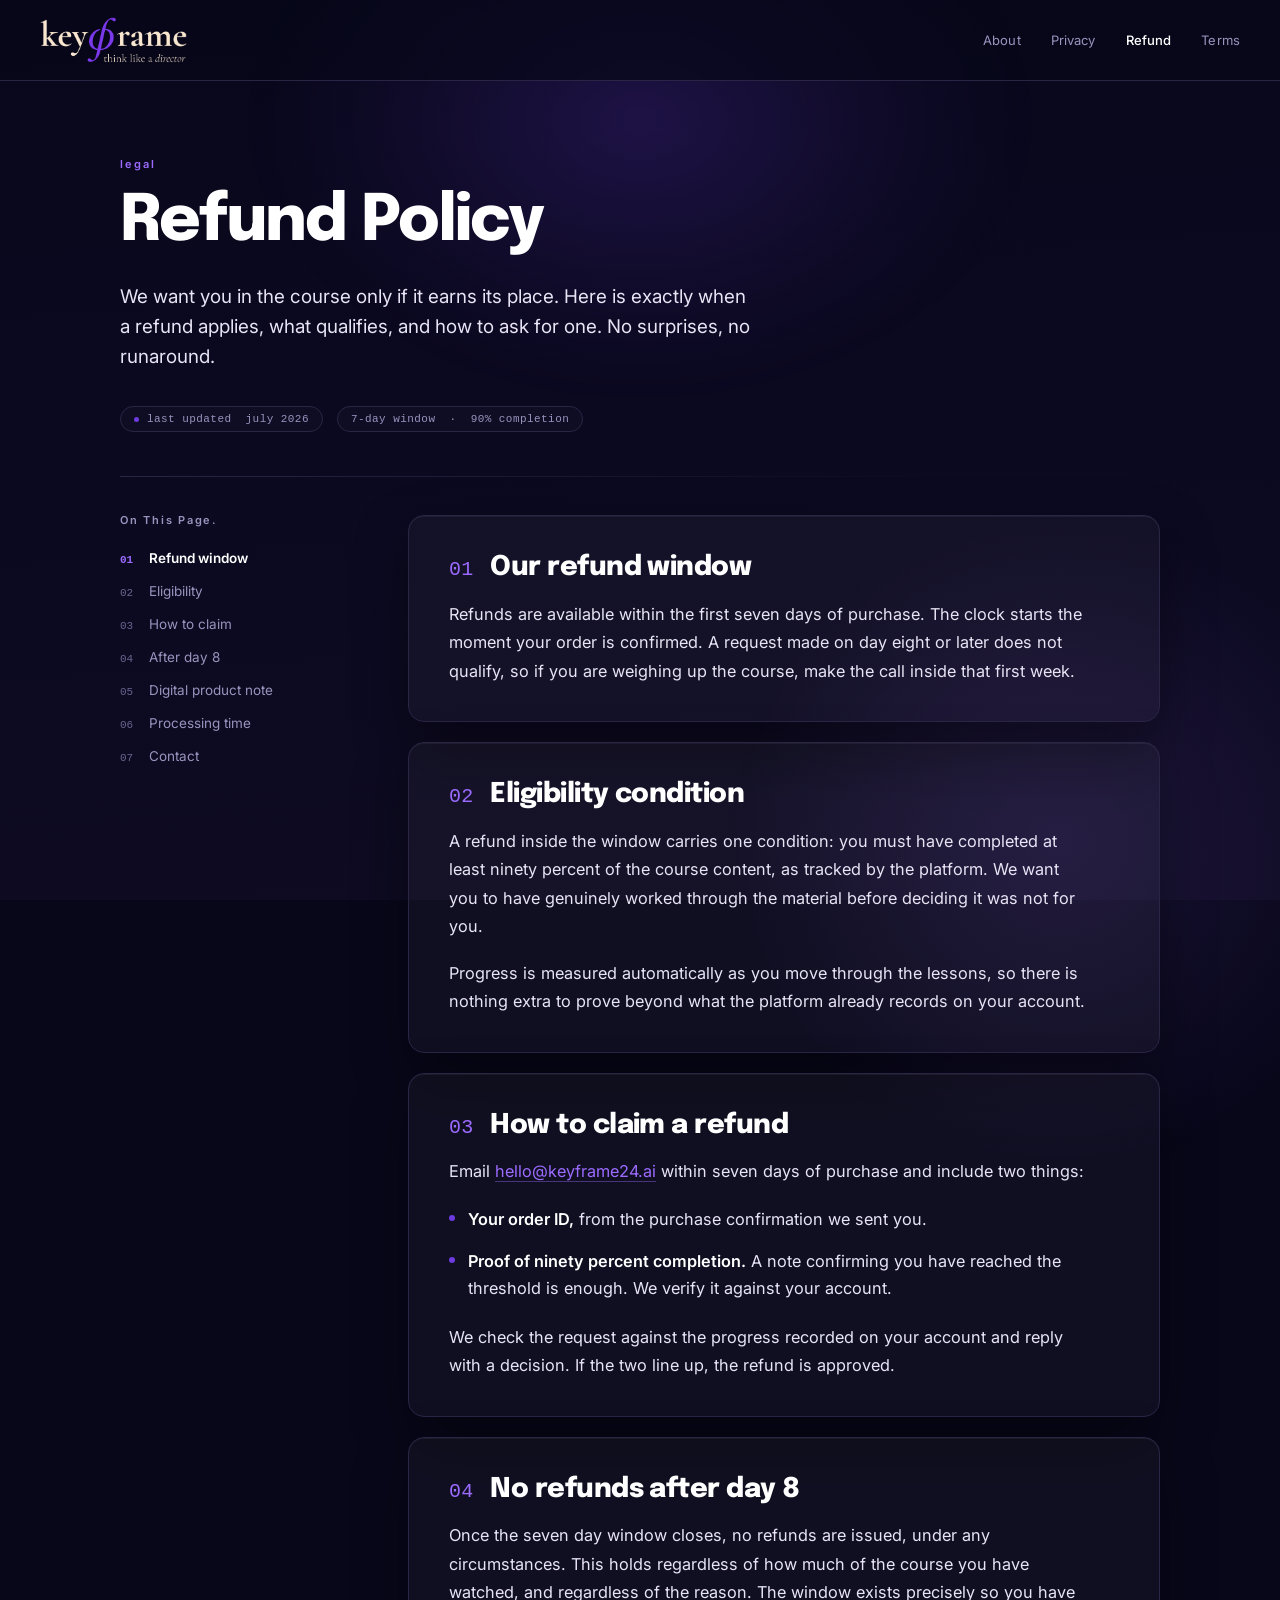
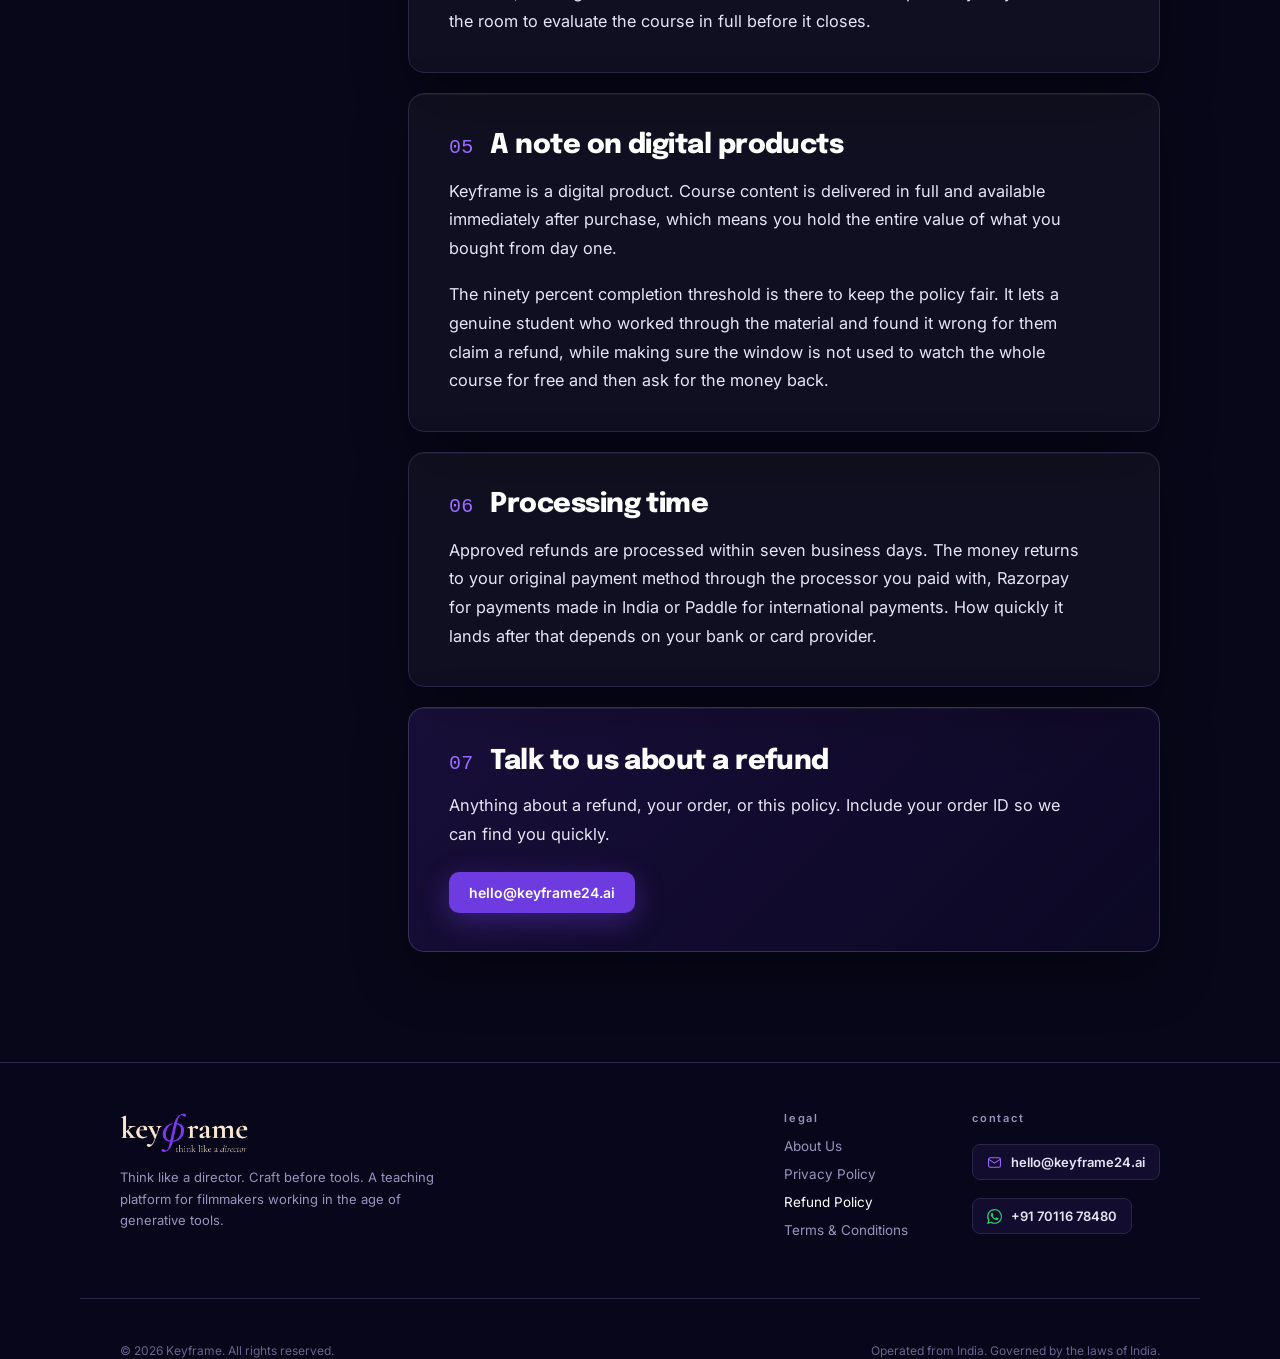
<file: Refund Policy.dc.html>
<!DOCTYPE html>
<html>
<head>
<meta charset="utf-8">
<meta name="viewport" content="width=device-width, initial-scale=1">
<script src="./support.js"></script>
<link rel="icon" type="image/png" sizes="32x32" href="/assets/favicon-32.png">
<link rel="icon" type="image/png" sizes="48x48" href="/assets/favicon-48.png">
<link rel="icon" type="image/png" sizes="192x192" href="/assets/favicon-192.png">
<link rel="apple-touch-icon" sizes="180x180" href="/assets/apple-touch-icon.png">
<!-- Meta Pixel Code -->
<script>
!function(f,b,e,v,n,t,s)
{if(f.fbq)return;n=f.fbq=function(){n.callMethod?
n.callMethod.apply(n,arguments):n.queue.push(arguments)};
if(!f._fbq)f._fbq=n;n.push=n;n.loaded=!0;n.version='2.0';
n.queue=[];t=b.createElement(e);t.async=!0;
t.src=v;s=b.getElementsByTagName(e)[0];
s.parentNode.insertBefore(t,s)}(window, document,'script',
'https://connect.facebook.net/en_US/fbevents.js');
fbq('init', '1411312853753013');
fbq('track', 'PageView');
</script>
<noscript><img height="1" width="1" style="display:none"
src="https://www.facebook.com/tr?id=1411312853753013&ev=PageView&noscript=1"
/></noscript>
<!-- End Meta Pixel Code -->
</head>
<body>
<x-dc>
<helmet>
  <link rel="stylesheet" href="_ds/keyframe-design-system-f9b40530-5292-49e7-b718-a100597d8be9/tokens/fonts.css">
  <link rel="stylesheet" href="_ds/keyframe-design-system-f9b40530-5292-49e7-b718-a100597d8be9/tokens/colors.css">
  <link rel="stylesheet" href="_ds/keyframe-design-system-f9b40530-5292-49e7-b718-a100597d8be9/tokens/typography.css">
  <link rel="stylesheet" href="_ds/keyframe-design-system-f9b40530-5292-49e7-b718-a100597d8be9/tokens/spacing.css">
  <link rel="stylesheet" href="_ds/keyframe-design-system-f9b40530-5292-49e7-b718-a100597d8be9/styles.css">
  <script src="_ds/keyframe-design-system-f9b40530-5292-49e7-b718-a100597d8be9/_ds_bundle.js"></script>
  <style>
    :root{
      --royal:#6D3BE0;--orchid:#9B6BFF;--imperial:#5A2FB8;--plum:#2A1361;
      --void:#08071A;--obsidian:#0B0920;--elevated:#140F28;
      --hairline:#2A2545;--border-hairline:#2A2545;--border-strong:#37315A;
      --cream:#FFFFFF;--orchid-gray:#E8E4F5;--mauve-muted:#9A93BE;--lavender:#C4B5FD;
    }
    *{box-sizing:border-box;}
    html,body{margin:0;padding:0;}
    body{background:#08071A;color:#E8E4F5;font-family:'Inter',system-ui,sans-serif;-webkit-font-smoothing:antialiased;text-rendering:optimizeLegibility;}
    ::selection{background:rgba(109,59,224,0.4);color:#fff;}
    @keyframes kfFade{from{opacity:0;}to{opacity:1;}}
    @keyframes kfUp{from{opacity:0;transform:translateY(16px);}to{opacity:1;transform:translateY(0);}}
    @media (max-width:920px){
      [data-kf-body]{grid-template-columns:1fr !important;gap:0 !important;}
      [data-kf-toc]{display:none !important;}
      [data-kf-pad]{padding-left:24px !important;padding-right:24px !important;}
    }
  </style>
</helmet>

<div style="position:fixed;inset:0;z-index:-2;background:linear-gradient(176deg,#08071A 0%,#0B0920 45%,#0E0B22 100%);"></div>
<div style="position:fixed;top:-260px;left:50%;transform:translateX(-50%);width:1100px;height:760px;z-index:-1;background:radial-gradient(ellipse 50% 50% at 50% 50%,rgba(109,59,224,0.22),rgba(109,59,224,0.06) 45%,transparent 70%);filter:blur(20px);pointer-events:none;"></div>
<div style="position:fixed;bottom:-320px;right:-160px;width:760px;height:760px;z-index:-1;background:radial-gradient(circle at 50% 50%,rgba(155,107,255,0.12),transparent 62%);pointer-events:none;"></div>

<div style="animation:kfFade 0.5s cubic-bezier(0.16,1,0.3,1) both;">

  <header data-kf-header style="position:sticky;top:0;z-index:30;display:flex;align-items:center;justify-content:space-between;gap:24px;padding:17px 40px;background:rgba(8,7,26,0.72);backdrop-filter:blur(18px) saturate(130%);-webkit-backdrop-filter:blur(18px) saturate(130%);border-bottom:1px solid #2A2545;">
    <a href="https://keyframe24.ai" aria-label="Keyframe home" style="display:inline-flex;align-items:center;text-decoration:none;">
      <img src="keyframe-logo.png" alt="Keyframe — think like a director" style="height:46px;width:auto;display:block;">
    </a>
    <nav style="display:flex;align-items:center;gap:30px;">
      <a href="About%20Us.dc.html" style="font-size:13px;color:#9A93BE;text-decoration:none;letter-spacing:0.01em;transition:color 0.2s ease;" style-hover="color:#FFFFFF;">About</a>
      <a href="Privacy%20Policy.dc.html" style="font-size:13px;color:#9A93BE;text-decoration:none;letter-spacing:0.01em;transition:color 0.2s ease;" style-hover="color:#FFFFFF;">Privacy</a>
      <a href="Refund%20Policy.dc.html" aria-current="page" style="font-size:13px;font-weight:500;color:#FFFFFF;text-decoration:none;letter-spacing:0.01em;">Refund</a>
      <a href="Terms%20and%20Conditions.dc.html" style="font-size:13px;color:#9A93BE;text-decoration:none;letter-spacing:0.01em;transition:color 0.2s ease;" style-hover="color:#FFFFFF;">Terms</a>
    </nav>
  </header>

  <section data-kf-pad style="max-width:1120px;margin:0 auto;padding:78px 40px 30px;">
    <div style="font:600 11px/1 'Inter';letter-spacing:0.18em;text-transform:lowercase;color:#9B6BFF;">legal</div>
    <h1 style="font-family:'Epilogue';font-weight:800;font-size:4rem;line-height:1.03;letter-spacing:-0.03em;color:#FFFFFF;margin:20px 0 0;">Refund Policy</h1>
    <p style="font-size:1.18rem;line-height:1.6;color:#E8E4F5;max-width:640px;margin:26px 0 0;">We want you in the course only if it earns its place. Here is exactly when a refund applies, what qualifies, and how to ask for one. No surprises, no runaround.</p>
    <div style="display:flex;align-items:center;gap:14px;flex-wrap:wrap;margin-top:34px;">
      <span style="display:inline-flex;align-items:center;gap:8px;font-family:ui-monospace,'SF Mono',Menlo,monospace;font-size:11px;letter-spacing:0.04em;color:#9A93BE;padding:6px 13px;border:1px solid #2A2545;border-radius:999px;background:rgba(255,255,255,0.02);"><span style="width:5px;height:5px;border-radius:50%;background:#6D3BE0;"></span>last updated&nbsp;&nbsp;july 2026</span>
      <span style="display:inline-flex;align-items:center;gap:8px;font-family:ui-monospace,'SF Mono',Menlo,monospace;font-size:11px;letter-spacing:0.04em;color:#9A93BE;padding:6px 13px;border:1px solid #2A2545;border-radius:999px;background:rgba(255,255,255,0.02);">7-day window&nbsp;&nbsp;&middot;&nbsp;&nbsp;90% completion</span>
    </div>
    <div style="height:1px;margin-top:44px;background:linear-gradient(90deg,#2A2545 0%,rgba(42,37,69,0) 80%);"></div>
  </section>

  <div data-kf-body data-kf-pad style="max-width:1120px;margin:0 auto;padding:8px 40px 110px;display:grid;grid-template-columns:212px 1fr;gap:76px;align-items:start;">

    <aside data-kf-toc style="position:sticky;top:98px;display:flex;flex-direction:column;">
      <div style="font:600 11px/1 'Inter';letter-spacing:0.16em;color:#9A93BE;margin-bottom:16px;">On This Page.</div>
      <a data-toc="window" href="#window" style="display:flex;align-items:baseline;gap:13px;padding:7px 0;text-decoration:none;font-size:13.5px;line-height:1.35;color:#9A93BE;transition:color 0.2s ease;"><span data-toc-num style="font-family:ui-monospace,'SF Mono',monospace;font-size:11px;color:#6B6490;width:16px;flex-shrink:0;transition:color 0.2s ease;">01</span><span>Refund window</span></a>
      <a data-toc="eligibility" href="#eligibility" style="display:flex;align-items:baseline;gap:13px;padding:7px 0;text-decoration:none;font-size:13.5px;line-height:1.35;color:#9A93BE;transition:color 0.2s ease;"><span data-toc-num style="font-family:ui-monospace,'SF Mono',monospace;font-size:11px;color:#6B6490;width:16px;flex-shrink:0;transition:color 0.2s ease;">02</span><span>Eligibility</span></a>
      <a data-toc="claim" href="#claim" style="display:flex;align-items:baseline;gap:13px;padding:7px 0;text-decoration:none;font-size:13.5px;line-height:1.35;color:#9A93BE;transition:color 0.2s ease;"><span data-toc-num style="font-family:ui-monospace,'SF Mono',monospace;font-size:11px;color:#6B6490;width:16px;flex-shrink:0;transition:color 0.2s ease;">03</span><span>How to claim</span></a>
      <a data-toc="after" href="#after" style="display:flex;align-items:baseline;gap:13px;padding:7px 0;text-decoration:none;font-size:13.5px;line-height:1.35;color:#9A93BE;transition:color 0.2s ease;"><span data-toc-num style="font-family:ui-monospace,'SF Mono',monospace;font-size:11px;color:#6B6490;width:16px;flex-shrink:0;transition:color 0.2s ease;">04</span><span>After day 8</span></a>
      <a data-toc="digital" href="#digital" style="display:flex;align-items:baseline;gap:13px;padding:7px 0;text-decoration:none;font-size:13.5px;line-height:1.35;color:#9A93BE;transition:color 0.2s ease;"><span data-toc-num style="font-family:ui-monospace,'SF Mono',monospace;font-size:11px;color:#6B6490;width:16px;flex-shrink:0;transition:color 0.2s ease;">05</span><span>Digital product note</span></a>
      <a data-toc="processing" href="#processing" style="display:flex;align-items:baseline;gap:13px;padding:7px 0;text-decoration:none;font-size:13.5px;line-height:1.35;color:#9A93BE;transition:color 0.2s ease;"><span data-toc-num style="font-family:ui-monospace,'SF Mono',monospace;font-size:11px;color:#6B6490;width:16px;flex-shrink:0;transition:color 0.2s ease;">06</span><span>Processing time</span></a>
      <a data-toc="contact" href="#contact" style="display:flex;align-items:baseline;gap:13px;padding:7px 0;text-decoration:none;font-size:13.5px;line-height:1.35;color:#9A93BE;transition:color 0.2s ease;"><span data-toc-num style="font-family:ui-monospace,'SF Mono',monospace;font-size:11px;color:#6B6490;width:16px;flex-shrink:0;transition:color 0.2s ease;">07</span><span>Contact</span></a>
    </aside>

    <main style="display:flex;flex-direction:column;gap:20px;min-width:0;">

      <section id="window" style="scroll-margin-top:112px;">
        <div style="background:rgba(255,255,255,0.035);border:1px solid #2A2545;border-radius:16px;padding:36px 40px;box-shadow:0 22px 54px rgba(0,0,0,0.4),inset 0 1px 0 rgba(255,255,255,0.05);backdrop-filter:blur(22px) saturate(120%);-webkit-backdrop-filter:blur(22px) saturate(120%);">
          <div style="display:flex;align-items:baseline;gap:17px;margin:0;"><span style="font-family:ui-monospace,'SF Mono',Menlo,monospace;font-size:1.25rem;font-weight:500;line-height:1.2;letter-spacing:0.01em;color:#9B6BFF;flex-shrink:0;">01</span><h2 style="font-family:'Epilogue';font-weight:800;font-size:1.7rem;line-height:1.15;letter-spacing:-0.02em;color:#FFFFFF;margin:0 0 16px;">Our refund window</h2></div>
          <p style="font-size:1.02rem;line-height:1.75;color:#E8E4F5;max-width:64ch;margin:0;">Refunds are available within the first seven days of purchase. The clock starts the moment your order is confirmed. A request made on day eight or later does not qualify, so if you are weighing up the course, make the call inside that first week.</p>
        </div>
      </section>

      <section id="eligibility" style="scroll-margin-top:112px;">
        <div style="background:rgba(255,255,255,0.035);border:1px solid #2A2545;border-radius:16px;padding:36px 40px;box-shadow:0 22px 54px rgba(0,0,0,0.4),inset 0 1px 0 rgba(255,255,255,0.05);backdrop-filter:blur(22px) saturate(120%);-webkit-backdrop-filter:blur(22px) saturate(120%);">
          <div style="display:flex;align-items:baseline;gap:17px;margin:0;"><span style="font-family:ui-monospace,'SF Mono',Menlo,monospace;font-size:1.25rem;font-weight:500;line-height:1.2;letter-spacing:0.01em;color:#9B6BFF;flex-shrink:0;">02</span><h2 style="font-family:'Epilogue';font-weight:800;font-size:1.7rem;line-height:1.15;letter-spacing:-0.02em;color:#FFFFFF;margin:0 0 16px;">Eligibility condition</h2></div>
          <p style="font-size:1.02rem;line-height:1.75;color:#E8E4F5;max-width:64ch;margin:0 0 18px;">A refund inside the window carries one condition: you must have completed at least ninety percent of the course content, as tracked by the platform. We want you to have genuinely worked through the material before deciding it was not for you.</p>
          <p style="font-size:1.02rem;line-height:1.75;color:#E8E4F5;max-width:64ch;margin:0;">Progress is measured automatically as you move through the lessons, so there is nothing extra to prove beyond what the platform already records on your account.</p>
        </div>
      </section>

      <section id="claim" style="scroll-margin-top:112px;">
        <div style="background:rgba(255,255,255,0.035);border:1px solid #2A2545;border-radius:16px;padding:36px 40px;box-shadow:0 22px 54px rgba(0,0,0,0.4),inset 0 1px 0 rgba(255,255,255,0.05);backdrop-filter:blur(22px) saturate(120%);-webkit-backdrop-filter:blur(22px) saturate(120%);">
          <div style="display:flex;align-items:baseline;gap:17px;margin:0;"><span style="font-family:ui-monospace,'SF Mono',Menlo,monospace;font-size:1.25rem;font-weight:500;line-height:1.2;letter-spacing:0.01em;color:#9B6BFF;flex-shrink:0;">03</span><h2 style="font-family:'Epilogue';font-weight:800;font-size:1.7rem;line-height:1.15;letter-spacing:-0.02em;color:#FFFFFF;margin:0 0 16px;">How to claim a refund</h2></div>
          <p style="font-size:1.02rem;line-height:1.75;color:#E8E4F5;max-width:64ch;margin:0 0 20px;">Email <a href="mailto:hello@keyframe24.ai" style="color:#9B6BFF;text-decoration:none;border-bottom:1px solid rgba(155,107,255,0.4);" style-hover="color:#C4B5FD;">hello@keyframe24.ai</a> within seven days of purchase and include two things:</p>
          <ul style="list-style:none;margin:0 0 20px;padding:0;display:flex;flex-direction:column;gap:14px;max-width:64ch;">
            <li style="display:flex;gap:13px;"><span style="flex-shrink:0;margin-top:9px;width:6px;height:6px;border-radius:50%;background:#6D3BE0;"></span><span style="font-size:1.02rem;line-height:1.7;color:#E8E4F5;"><strong style="color:#FFFFFF;font-weight:600;">Your order ID,</strong> from the purchase confirmation we sent you.</span></li>
            <li style="display:flex;gap:13px;"><span style="flex-shrink:0;margin-top:9px;width:6px;height:6px;border-radius:50%;background:#6D3BE0;"></span><span style="font-size:1.02rem;line-height:1.7;color:#E8E4F5;"><strong style="color:#FFFFFF;font-weight:600;">Proof of ninety percent completion.</strong> A note confirming you have reached the threshold is enough. We verify it against your account.</span></li>
          </ul>
          <p style="font-size:1.02rem;line-height:1.75;color:#E8E4F5;max-width:64ch;margin:0;">We check the request against the progress recorded on your account and reply with a decision. If the two line up, the refund is approved.</p>
        </div>
      </section>

      <section id="after" style="scroll-margin-top:112px;">
        <div style="background:rgba(255,255,255,0.035);border:1px solid #2A2545;border-radius:16px;padding:36px 40px;box-shadow:0 22px 54px rgba(0,0,0,0.4),inset 0 1px 0 rgba(255,255,255,0.05);backdrop-filter:blur(22px) saturate(120%);-webkit-backdrop-filter:blur(22px) saturate(120%);">
          <div style="display:flex;align-items:baseline;gap:17px;margin:0;"><span style="font-family:ui-monospace,'SF Mono',Menlo,monospace;font-size:1.25rem;font-weight:500;line-height:1.2;letter-spacing:0.01em;color:#9B6BFF;flex-shrink:0;">04</span><h2 style="font-family:'Epilogue';font-weight:800;font-size:1.7rem;line-height:1.15;letter-spacing:-0.02em;color:#FFFFFF;margin:0 0 16px;">No refunds after day 8</h2></div>
          <p style="font-size:1.02rem;line-height:1.75;color:#E8E4F5;max-width:64ch;margin:0;">Once the seven day window closes, no refunds are issued, under any circumstances. This holds regardless of how much of the course you have watched, and regardless of the reason. The window exists precisely so you have the room to evaluate the course in full before it closes.</p>
        </div>
      </section>

      <section id="digital" style="scroll-margin-top:112px;">
        <div style="background:rgba(255,255,255,0.035);border:1px solid #2A2545;border-radius:16px;padding:36px 40px;box-shadow:0 22px 54px rgba(0,0,0,0.4),inset 0 1px 0 rgba(255,255,255,0.05);backdrop-filter:blur(22px) saturate(120%);-webkit-backdrop-filter:blur(22px) saturate(120%);">
          <div style="display:flex;align-items:baseline;gap:17px;margin:0;"><span style="font-family:ui-monospace,'SF Mono',Menlo,monospace;font-size:1.25rem;font-weight:500;line-height:1.2;letter-spacing:0.01em;color:#9B6BFF;flex-shrink:0;">05</span><h2 style="font-family:'Epilogue';font-weight:800;font-size:1.7rem;line-height:1.15;letter-spacing:-0.02em;color:#FFFFFF;margin:0 0 16px;">A note on digital products</h2></div>
          <p style="font-size:1.02rem;line-height:1.75;color:#E8E4F5;max-width:64ch;margin:0 0 18px;">Keyframe is a digital product. Course content is delivered in full and available immediately after purchase, which means you hold the entire value of what you bought from day one.</p>
          <p style="font-size:1.02rem;line-height:1.75;color:#E8E4F5;max-width:64ch;margin:0;">The ninety percent completion threshold is there to keep the policy fair. It lets a genuine student who worked through the material and found it wrong for them claim a refund, while making sure the window is not used to watch the whole course for free and then ask for the money back.</p>
        </div>
      </section>

      <section id="processing" style="scroll-margin-top:112px;">
        <div style="background:rgba(255,255,255,0.035);border:1px solid #2A2545;border-radius:16px;padding:36px 40px;box-shadow:0 22px 54px rgba(0,0,0,0.4),inset 0 1px 0 rgba(255,255,255,0.05);backdrop-filter:blur(22px) saturate(120%);-webkit-backdrop-filter:blur(22px) saturate(120%);">
          <div style="display:flex;align-items:baseline;gap:17px;margin:0;"><span style="font-family:ui-monospace,'SF Mono',Menlo,monospace;font-size:1.25rem;font-weight:500;line-height:1.2;letter-spacing:0.01em;color:#9B6BFF;flex-shrink:0;">06</span><h2 style="font-family:'Epilogue';font-weight:800;font-size:1.7rem;line-height:1.15;letter-spacing:-0.02em;color:#FFFFFF;margin:0 0 16px;">Processing time</h2></div>
          <p style="font-size:1.02rem;line-height:1.75;color:#E8E4F5;max-width:64ch;margin:0;">Approved refunds are processed within seven business days. The money returns to your original payment method through the processor you paid with, Razorpay for payments made in India or Paddle for international payments. How quickly it lands after that depends on your bank or card provider.</p>
        </div>
      </section>

      <section id="contact" style="scroll-margin-top:112px;">
        <div style="position:relative;overflow:hidden;background:linear-gradient(135deg,rgba(109,59,224,0.16),rgba(42,19,97,0.14));border:1px solid #37315A;border-radius:16px;padding:38px 40px;box-shadow:0 22px 54px rgba(0,0,0,0.4),inset 0 1px 0 rgba(255,255,255,0.06);backdrop-filter:blur(22px) saturate(120%);-webkit-backdrop-filter:blur(22px) saturate(120%);">
          <div style="display:flex;align-items:baseline;gap:17px;margin:0;"><span style="font-family:ui-monospace,'SF Mono',Menlo,monospace;font-size:1.25rem;font-weight:500;line-height:1.2;letter-spacing:0.01em;color:#9B6BFF;flex-shrink:0;">07</span><h2 style="font-family:'Epilogue';font-weight:800;font-size:1.7rem;line-height:1.15;letter-spacing:-0.02em;color:#FFFFFF;margin:0 0 14px;">Talk to us about a refund</h2></div>
          <p style="font-size:1.02rem;line-height:1.75;color:#E8E4F5;max-width:64ch;margin:0 0 24px;">Anything about a refund, your order, or this policy. Include your order ID so we can find you quickly.</p>
          <a href="mailto:hello@keyframe24.ai" style="display:inline-flex;align-items:center;gap:10px;font-size:14px;font-weight:600;color:#FFFFFF;text-decoration:none;padding:12px 20px;background:#6D3BE0;border-radius:10px;box-shadow:0 8px 28px rgba(109,59,224,0.4);transition:background 0.2s ease;" style-hover="background:#9B6BFF;">hello@keyframe24.ai</a>
        </div>
      </section>

    </main>
  </div>

  <footer data-kf-pad style="border-top:1px solid #2A2545;background:rgba(8,7,26,0.5);">
    <div style="max-width:1120px;margin:0 auto;padding:50px 40px 60px;display:flex;flex-wrap:wrap;gap:32px;align-items:flex-start;justify-content:space-between;">
      <div style="max-width:320px;">
        <img src="keyframe-logo.png" alt="Keyframe" style="height:40px;width:auto;display:block;">
        <p style="font-size:13px;line-height:1.65;color:#9A93BE;margin:14px 0 0;">Think like a director. Craft before tools. A teaching platform for filmmakers working in the age of generative tools.</p>
      </div>
      <div style="display:flex;gap:64px;flex-wrap:wrap;">
        <div style="display:flex;flex-direction:column;gap:12px;">
          <div style="font:600 11px/1 'Inter';letter-spacing:0.16em;text-transform:lowercase;color:#9A93BE;margin-bottom:2px;">legal</div>
          <a href="About%20Us.dc.html" style="font-size:13.5px;color:#9A93BE;text-decoration:none;transition:color 0.2s ease;" style-hover="color:#FFFFFF;">About Us</a>
          <a href="Privacy%20Policy.dc.html" style="font-size:13.5px;color:#9A93BE;text-decoration:none;transition:color 0.2s ease;" style-hover="color:#FFFFFF;">Privacy Policy</a>
          <a href="Refund%20Policy.dc.html" style="font-size:13.5px;color:#FFFFFF;text-decoration:none;">Refund Policy</a>
          <a href="Terms%20and%20Conditions.dc.html" style="font-size:13.5px;color:#9A93BE;text-decoration:none;transition:color 0.2s ease;" style-hover="color:#FFFFFF;">Terms &amp; Conditions</a>
        </div>
        <div style="display:flex;flex-direction:column;gap:12px;">
          <div style="font:600 11px/1 'Inter';letter-spacing:0.16em;text-transform:lowercase;color:#9A93BE;margin-bottom:2px;">contact</div>
          <a href="mailto:hello@keyframe24.ai" aria-label="Email Keyframe" style="display:inline-flex;align-items:center;gap:9px;margin-top:6px;align-self:flex-start;white-space:nowrap;font-size:13px;font-weight:600;color:#E8E4F5;text-decoration:none;padding:9px 14px;border:1px solid #2A2545;border-radius:8px;background:rgba(109,59,224,0.10);transition:border-color 0.2s ease,background 0.2s ease,color 0.2s ease;" style-hover="border-color:#6D3BE0;background:rgba(109,59,224,0.20);color:#FFFFFF;">
            <svg viewBox="0 0 24 24" width="15" height="15" fill="none" stroke="#9B6BFF" stroke-width="1.7" stroke-linecap="round" stroke-linejoin="round" aria-hidden="true"><rect x="2.5" y="4.5" width="19" height="15" rx="2.5"></rect><path d="M3 7l9 6 9-6"></path></svg>
            <span>hello@keyframe24.ai</span>
          </a>
          <a href="https://wa.me/917011678480" target="_blank" rel="noopener" aria-label="Message Keyframe on WhatsApp" style="display:inline-flex;align-items:center;gap:9px;margin-top:6px;align-self:flex-start;white-space:nowrap;font-size:13px;font-weight:600;color:#E8E4F5;text-decoration:none;padding:9px 14px;border:1px solid #2A2545;border-radius:8px;background:rgba(109,59,224,0.10);transition:border-color 0.2s ease,background 0.2s ease,color 0.2s ease;" style-hover="border-color:#6D3BE0;background:rgba(109,59,224,0.20);color:#FFFFFF;">
            <svg viewBox="0 0 24 24" width="15" height="15" fill="#25D366" aria-hidden="true"><path d="M17.472 14.382c-.297-.149-1.758-.867-2.03-.967-.273-.099-.471-.148-.67.15-.197.297-.767.966-.94 1.164-.173.199-.347.223-.644.075-.297-.15-1.255-.463-2.39-1.475-.883-.788-1.48-1.761-1.653-2.059-.173-.297-.018-.458.13-.606.134-.133.347-.347.52-.52.174-.174.232-.298.347-.497.115-.198.057-.371-.058-.52-.115-.148-.652-1.57-.893-2.148-.213-.51-.42-.42-.586-.42-.174 0-.373 0-.572 0-.198 0-.52.074-.792.372-.272.297-1.04 1.016-1.04 2.479 0 1.462 1.065 2.875 1.213 3.074.149.198 2.096 3.2 5.077 4.487.709.306 1.262.489 1.694.625.712.227 1.36.195 1.872.118.571-.085 1.758-.719 2.006-1.413.248-.694.248-1.29.174-1.414-.074-.124-.272-.198-.57-.347m-5.421 7.403h-.004a9.87 9.87 0 01-5.031-1.378l-.361-.214-3.741.982.998-3.648-.235-.375a9.86 9.86 0 01-1.51-5.26c.001-5.45 4.436-9.884 9.888-9.884 2.64 0 5.122 1.03 6.988 2.898a9.825 9.825 0 012.893 6.994c-.003 5.45-4.437 9.884-9.885 9.884m8.413-18.297A11.815 11.815 0 0012.05 0C5.495 0 .16 5.335.157 11.892c0 2.096.547 4.142 1.588 5.945L0 24l6.305-1.654a11.882 11.882 0 005.683 1.448h.005c6.554 0 11.89-5.335 11.893-11.893a11.821 11.821 0 00-3.48-8.413z"></path></svg>
            <span>+91 70116 78480</span>
          </a>
        </div>
      </div>
    </div>
    <div style="max-width:1120px;margin:0 auto;padding:22px 40px 0;border-top:1px solid #2A2545;">
      <div style="padding:22px 0 0;display:flex;flex-wrap:wrap;gap:12px;justify-content:space-between;font-size:12px;color:#6B6490;">
        <span>&copy; 2026 Keyframe. All rights reserved.</span>
        <span>Operated from India. Governed by the laws of India.</span>
      </div>
    </div>
  </footer>

</div>
</x-dc>
<script type="text/x-dc" data-dc-script>
class Component extends DCLogic {
  componentDidMount() {
    this._wire();
  }
  _wire() {
    const links = Array.from(document.querySelectorAll('[data-toc]'));
    if (!links.length) { this._retry = setTimeout(() => this._wire(), 120); return; }
    const sections = links
      .map((a) => document.getElementById(a.getAttribute('data-toc')))
      .filter(Boolean);
    const header = document.querySelector('[data-kf-header]');
    const headerH = header ? header.offsetHeight : 68;

    const setActive = (id) => {
      links.forEach((a) => {
        const on = a.getAttribute('data-toc') === id;
        a.style.color = on ? '#FFFFFF' : '#9A93BE';
        a.style.fontWeight = on ? '600' : '400';
        const num = a.querySelector('[data-toc-num]');
        if (num) num.style.color = on ? '#9B6BFF' : '#6B6490';
      });
    };

    links.forEach((a) => {
      a.addEventListener('click', (e) => {
        e.preventDefault();
        const t = document.getElementById(a.getAttribute('data-toc'));
        if (!t) return;
        const y = t.getBoundingClientRect().top + window.scrollY - headerH - 22;
        window.scrollTo({ top: y, behavior: 'smooth' });
      });
    });

    const offset = headerH + 44;
    let ticking = false;
    const update = () => {
      ticking = false;
      let current = sections[0];
      for (const s of sections) {
        if (s.getBoundingClientRect().top <= offset) current = s;
        else break;
      }
      if (current) setActive(current.id);
    };
    const onScroll = () => {
      if (!ticking) { ticking = true; requestAnimationFrame(update); }
    };
    window.addEventListener('scroll', onScroll, { passive: true });
    this._onScroll = onScroll;
    update();
  }
  componentWillUnmount() {
    if (this._onScroll) window.removeEventListener('scroll', this._onScroll);
    if (this._retry) clearTimeout(this._retry);
  }
  renderVals() {
    return {};
  }
}
</script>
</body>
</html>
</file>
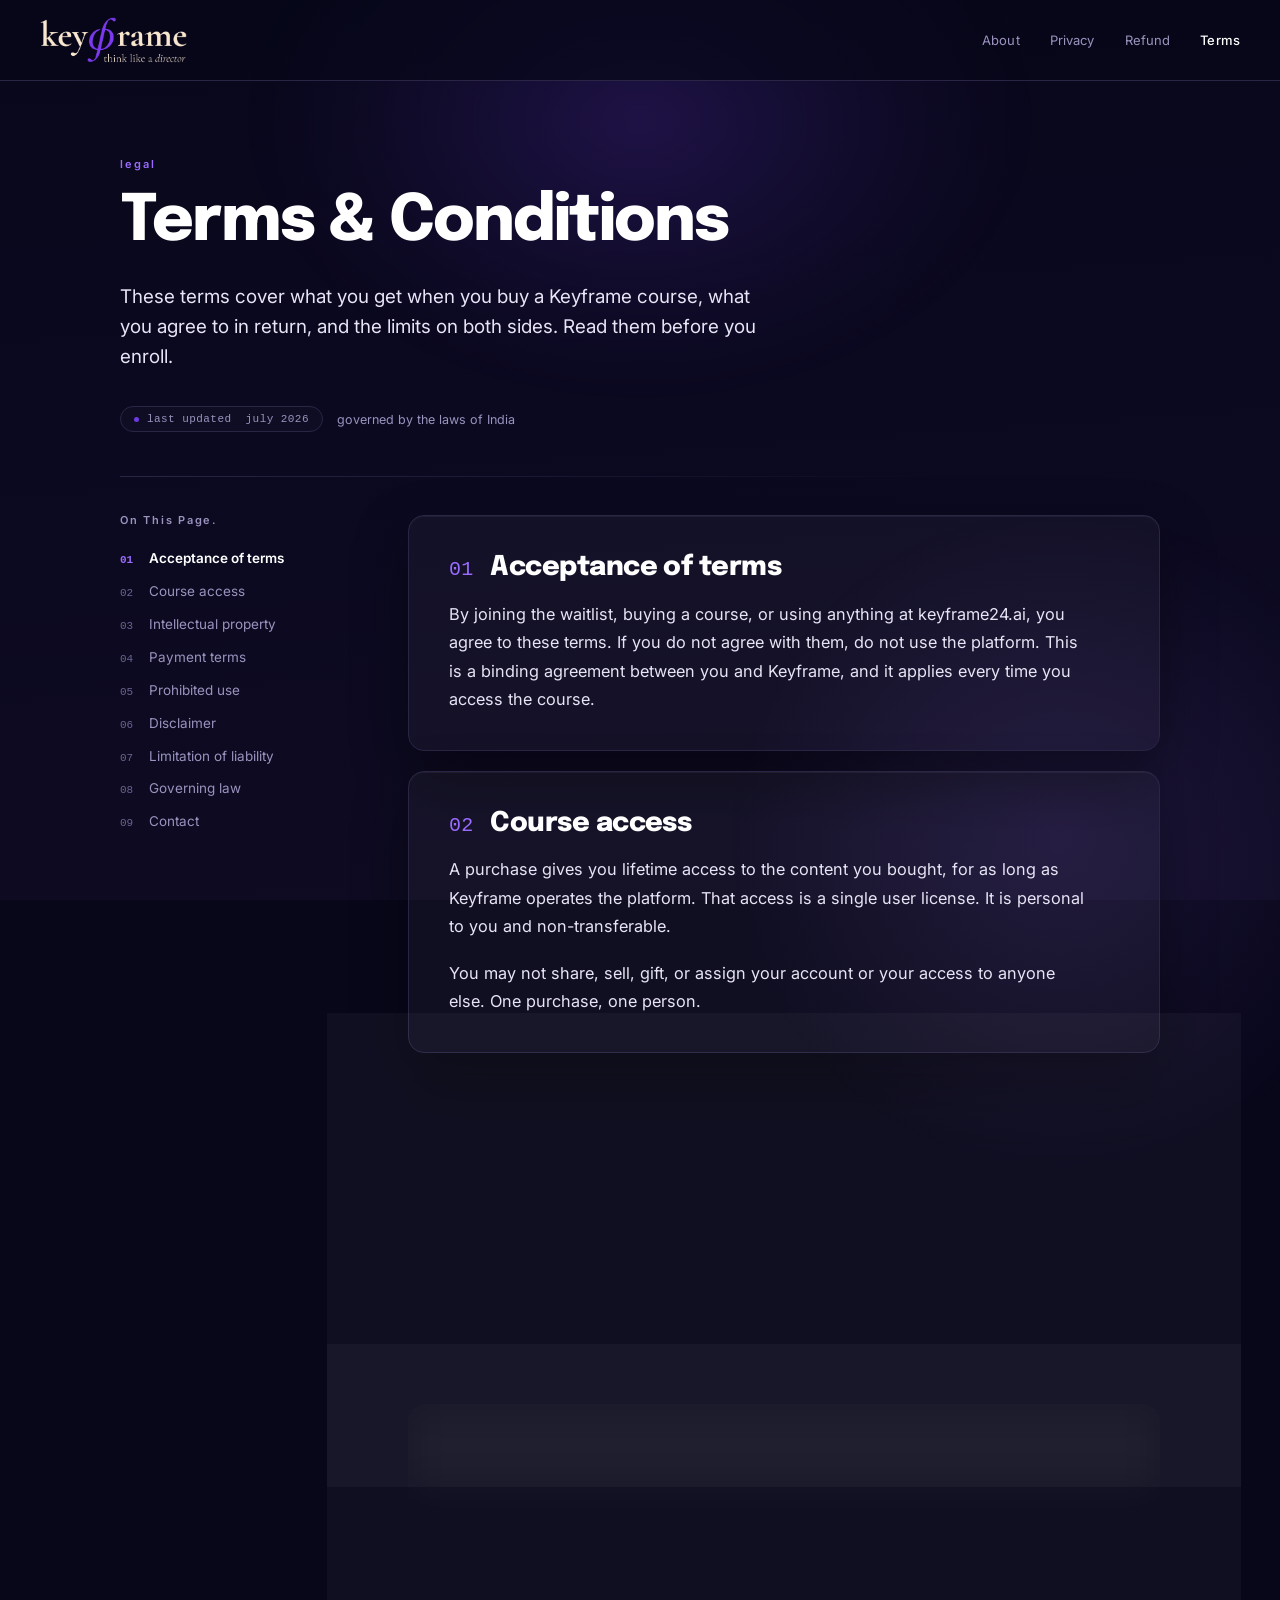
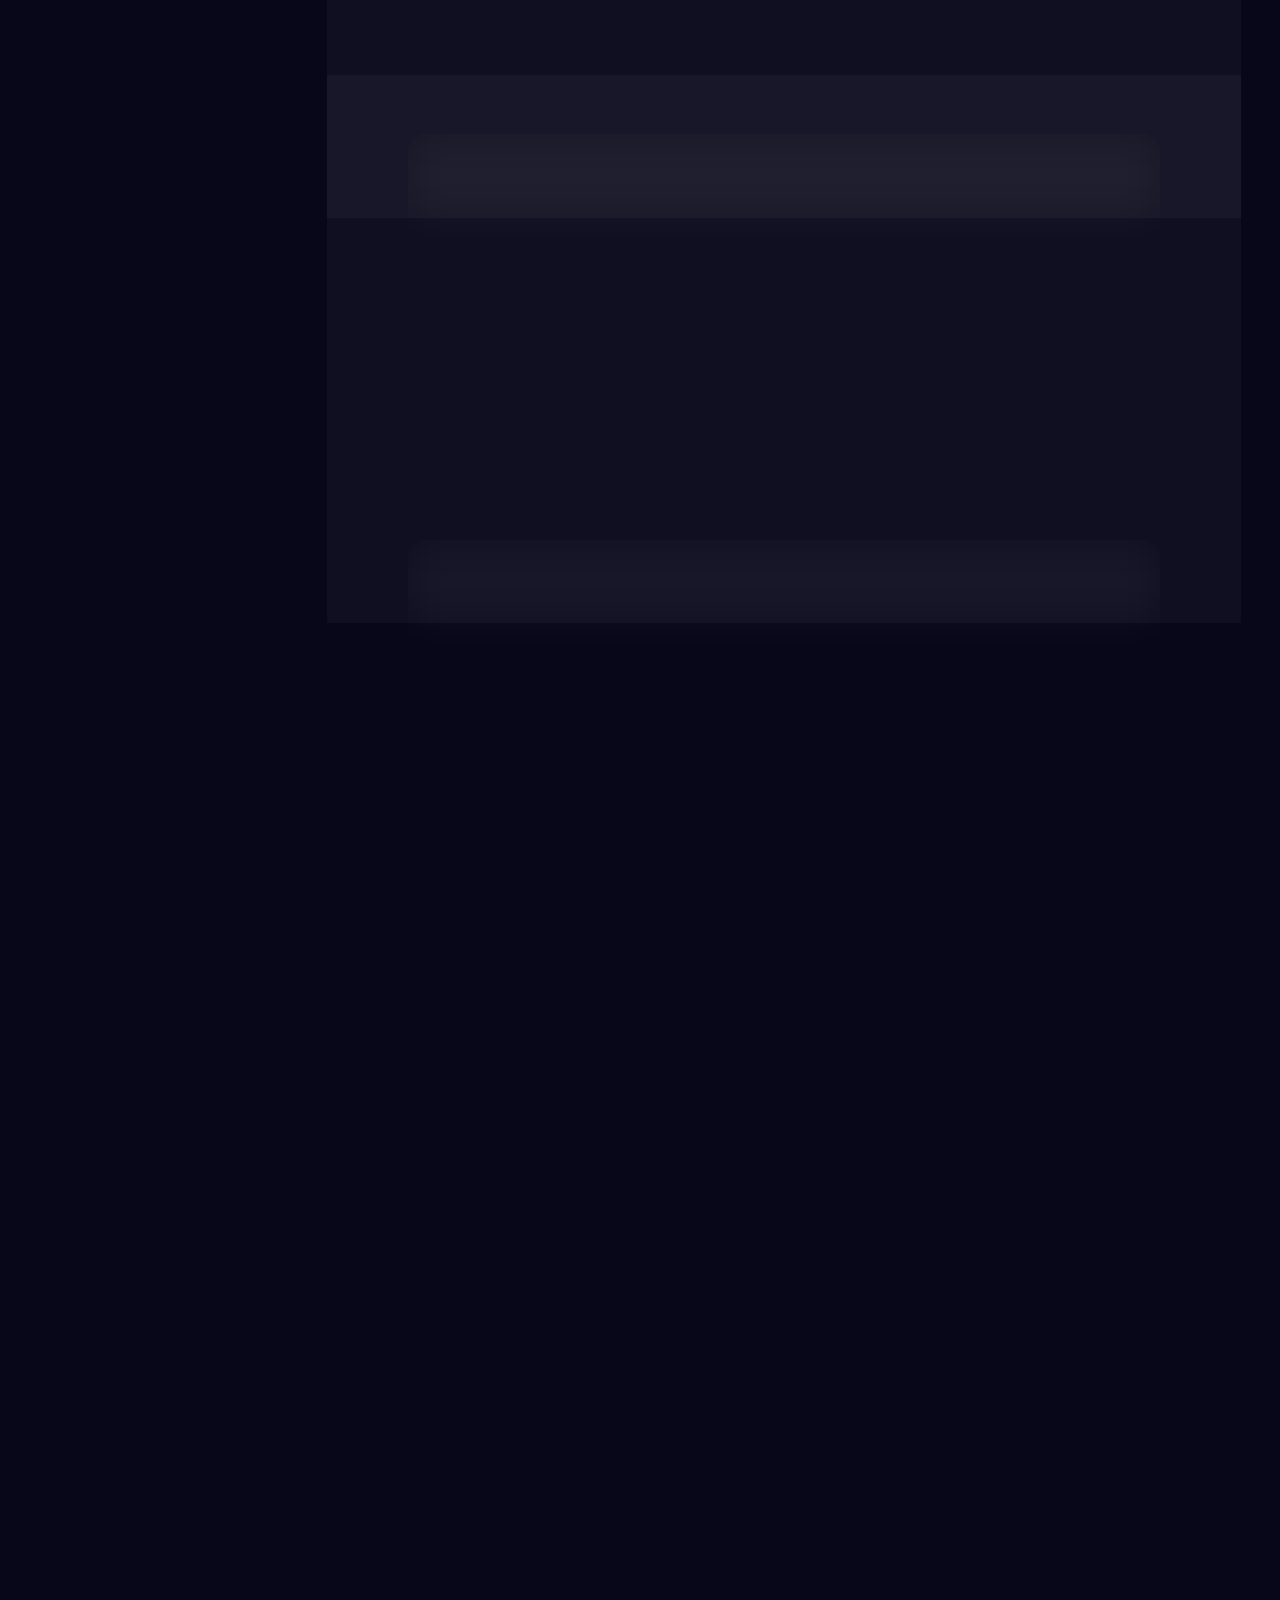
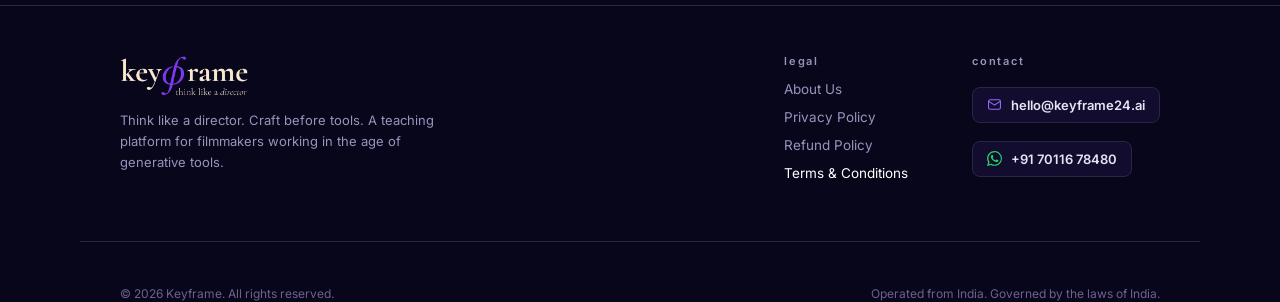
<file: Terms and Conditions.dc.html>
<!DOCTYPE html>
<html>
<head>
<meta charset="utf-8">
<meta name="viewport" content="width=device-width, initial-scale=1">
<script src="./support.js"></script>
<link rel="icon" type="image/png" sizes="32x32" href="/assets/favicon-32.png">
<link rel="icon" type="image/png" sizes="48x48" href="/assets/favicon-48.png">
<link rel="icon" type="image/png" sizes="192x192" href="/assets/favicon-192.png">
<link rel="apple-touch-icon" sizes="180x180" href="/assets/apple-touch-icon.png">
<!-- Meta Pixel Code -->
<script>
!function(f,b,e,v,n,t,s)
{if(f.fbq)return;n=f.fbq=function(){n.callMethod?
n.callMethod.apply(n,arguments):n.queue.push(arguments)};
if(!f._fbq)f._fbq=n;n.push=n;n.loaded=!0;n.version='2.0';
n.queue=[];t=b.createElement(e);t.async=!0;
t.src=v;s=b.getElementsByTagName(e)[0];
s.parentNode.insertBefore(t,s)}(window, document,'script',
'https://connect.facebook.net/en_US/fbevents.js');
fbq('init', '1411312853753013');
fbq('track', 'PageView');
</script>
<noscript><img height="1" width="1" style="display:none"
src="https://www.facebook.com/tr?id=1411312853753013&ev=PageView&noscript=1"
/></noscript>
<!-- End Meta Pixel Code -->
</head>
<body>
<x-dc>
<helmet>
  <link rel="stylesheet" href="_ds/keyframe-design-system-f9b40530-5292-49e7-b718-a100597d8be9/tokens/fonts.css">
  <link rel="stylesheet" href="_ds/keyframe-design-system-f9b40530-5292-49e7-b718-a100597d8be9/tokens/colors.css">
  <link rel="stylesheet" href="_ds/keyframe-design-system-f9b40530-5292-49e7-b718-a100597d8be9/tokens/typography.css">
  <link rel="stylesheet" href="_ds/keyframe-design-system-f9b40530-5292-49e7-b718-a100597d8be9/tokens/spacing.css">
  <link rel="stylesheet" href="_ds/keyframe-design-system-f9b40530-5292-49e7-b718-a100597d8be9/styles.css">
  <script src="_ds/keyframe-design-system-f9b40530-5292-49e7-b718-a100597d8be9/_ds_bundle.js"></script>
  <style>
    :root{
      --royal:#6D3BE0;--orchid:#9B6BFF;--imperial:#5A2FB8;--plum:#2A1361;
      --void:#08071A;--obsidian:#0B0920;--elevated:#140F28;
      --hairline:#2A2545;--border-hairline:#2A2545;--border-strong:#37315A;
      --cream:#FFFFFF;--orchid-gray:#E8E4F5;--mauve-muted:#9A93BE;--lavender:#C4B5FD;
    }
    *{box-sizing:border-box;}
    html,body{margin:0;padding:0;}
    body{background:#08071A;color:#E8E4F5;font-family:'Inter',system-ui,sans-serif;-webkit-font-smoothing:antialiased;text-rendering:optimizeLegibility;}
    ::selection{background:rgba(109,59,224,0.4);color:#fff;}
    @keyframes kfFade{from{opacity:0;}to{opacity:1;}}
    @keyframes kfUp{from{opacity:0;transform:translateY(16px);}to{opacity:1;transform:translateY(0);}}
    @media (max-width:920px){
      [data-kf-body]{grid-template-columns:1fr !important;gap:0 !important;}
      [data-kf-toc]{display:none !important;}
      [data-kf-pad]{padding-left:24px !important;padding-right:24px !important;}
    }
  </style>
</helmet>

<div style="position:fixed;inset:0;z-index:-2;background:linear-gradient(176deg,#08071A 0%,#0B0920 45%,#0E0B22 100%);"></div>
<div style="position:fixed;top:-260px;left:50%;transform:translateX(-50%);width:1100px;height:760px;z-index:-1;background:radial-gradient(ellipse 50% 50% at 50% 50%,rgba(109,59,224,0.22),rgba(109,59,224,0.06) 45%,transparent 70%);filter:blur(20px);pointer-events:none;"></div>
<div style="position:fixed;bottom:-320px;right:-160px;width:760px;height:760px;z-index:-1;background:radial-gradient(circle at 50% 50%,rgba(155,107,255,0.12),transparent 62%);pointer-events:none;"></div>

<div style="animation:kfFade 0.5s cubic-bezier(0.16,1,0.3,1) both;">

  <header data-kf-header style="position:sticky;top:0;z-index:30;display:flex;align-items:center;justify-content:space-between;gap:24px;padding:17px 40px;background:rgba(8,7,26,0.72);backdrop-filter:blur(18px) saturate(130%);-webkit-backdrop-filter:blur(18px) saturate(130%);border-bottom:1px solid #2A2545;">
    <a href="https://keyframe24.ai" aria-label="Keyframe home" style="display:inline-flex;align-items:center;text-decoration:none;">
      <img src="keyframe-logo.png" alt="Keyframe — think like a director" style="height:46px;width:auto;display:block;">
    </a>
    <nav style="display:flex;align-items:center;gap:30px;">
      <a href="About%20Us.dc.html" style="font-size:13px;color:#9A93BE;text-decoration:none;letter-spacing:0.01em;transition:color 0.2s ease;" style-hover="color:#FFFFFF;">About</a>
      <a href="Privacy%20Policy.dc.html" style="font-size:13px;color:#9A93BE;text-decoration:none;letter-spacing:0.01em;transition:color 0.2s ease;" style-hover="color:#FFFFFF;">Privacy</a>
      <a href="Refund%20Policy.dc.html" style="font-size:13px;color:#9A93BE;text-decoration:none;letter-spacing:0.01em;transition:color 0.2s ease;" style-hover="color:#FFFFFF;">Refund</a>
      <a href="Terms%20and%20Conditions.dc.html" aria-current="page" style="font-size:13px;font-weight:500;color:#FFFFFF;text-decoration:none;letter-spacing:0.01em;">Terms</a>
    </nav>
  </header>

  <section data-kf-pad style="max-width:1120px;margin:0 auto;padding:78px 40px 30px;">
    <div style="font:600 11px/1 'Inter';letter-spacing:0.18em;text-transform:lowercase;color:#9B6BFF;">legal</div>
    <h1 style="font-family:'Epilogue';font-weight:800;font-size:4rem;line-height:1.03;letter-spacing:-0.03em;color:#FFFFFF;margin:20px 0 0;">Terms &amp; Conditions</h1>
    <p style="font-size:1.18rem;line-height:1.6;color:#E8E4F5;max-width:640px;margin:26px 0 0;">These terms cover what you get when you buy a Keyframe course, what you agree to in return, and the limits on both sides. Read them before you enroll.</p>
    <div style="display:flex;align-items:center;gap:14px;flex-wrap:wrap;margin-top:34px;">
      <span style="display:inline-flex;align-items:center;gap:8px;font-family:ui-monospace,'SF Mono',Menlo,monospace;font-size:11px;letter-spacing:0.04em;color:#9A93BE;padding:6px 13px;border:1px solid #2A2545;border-radius:999px;background:rgba(255,255,255,0.02);"><span style="width:5px;height:5px;border-radius:50%;background:#6D3BE0;"></span>last updated&nbsp;&nbsp;july 2026</span>
      <span style="font-size:12.5px;color:#9A93BE;">governed by the laws of India</span>
    </div>
    <div style="height:1px;margin-top:44px;background:linear-gradient(90deg,#2A2545 0%,rgba(42,37,69,0) 80%);"></div>
  </section>

  <div data-kf-body data-kf-pad style="max-width:1120px;margin:0 auto;padding:8px 40px 110px;display:grid;grid-template-columns:212px 1fr;gap:76px;align-items:start;">

    <aside data-kf-toc style="position:sticky;top:98px;display:flex;flex-direction:column;">
      <div style="font:600 11px/1 'Inter';letter-spacing:0.16em;color:#9A93BE;margin-bottom:16px;">On This Page.</div>
      <a data-toc="acceptance" href="#acceptance" style="display:flex;align-items:baseline;gap:13px;padding:7px 0;text-decoration:none;font-size:13.5px;line-height:1.35;color:#9A93BE;transition:color 0.2s ease;"><span data-toc-num style="font-family:ui-monospace,'SF Mono',monospace;font-size:11px;color:#6B6490;width:16px;flex-shrink:0;transition:color 0.2s ease;">01</span><span>Acceptance of terms</span></a>
      <a data-toc="access" href="#access" style="display:flex;align-items:baseline;gap:13px;padding:7px 0;text-decoration:none;font-size:13.5px;line-height:1.35;color:#9A93BE;transition:color 0.2s ease;"><span data-toc-num style="font-family:ui-monospace,'SF Mono',monospace;font-size:11px;color:#6B6490;width:16px;flex-shrink:0;transition:color 0.2s ease;">02</span><span>Course access</span></a>
      <a data-toc="ip" href="#ip" style="display:flex;align-items:baseline;gap:13px;padding:7px 0;text-decoration:none;font-size:13.5px;line-height:1.35;color:#9A93BE;transition:color 0.2s ease;"><span data-toc-num style="font-family:ui-monospace,'SF Mono',monospace;font-size:11px;color:#6B6490;width:16px;flex-shrink:0;transition:color 0.2s ease;">03</span><span>Intellectual property</span></a>
      <a data-toc="payment" href="#payment" style="display:flex;align-items:baseline;gap:13px;padding:7px 0;text-decoration:none;font-size:13.5px;line-height:1.35;color:#9A93BE;transition:color 0.2s ease;"><span data-toc-num style="font-family:ui-monospace,'SF Mono',monospace;font-size:11px;color:#6B6490;width:16px;flex-shrink:0;transition:color 0.2s ease;">04</span><span>Payment terms</span></a>
      <a data-toc="prohibited" href="#prohibited" style="display:flex;align-items:baseline;gap:13px;padding:7px 0;text-decoration:none;font-size:13.5px;line-height:1.35;color:#9A93BE;transition:color 0.2s ease;"><span data-toc-num style="font-family:ui-monospace,'SF Mono',monospace;font-size:11px;color:#6B6490;width:16px;flex-shrink:0;transition:color 0.2s ease;">05</span><span>Prohibited use</span></a>
      <a data-toc="disclaimer" href="#disclaimer" style="display:flex;align-items:baseline;gap:13px;padding:7px 0;text-decoration:none;font-size:13.5px;line-height:1.35;color:#9A93BE;transition:color 0.2s ease;"><span data-toc-num style="font-family:ui-monospace,'SF Mono',monospace;font-size:11px;color:#6B6490;width:16px;flex-shrink:0;transition:color 0.2s ease;">06</span><span>Disclaimer</span></a>
      <a data-toc="liability" href="#liability" style="display:flex;align-items:baseline;gap:13px;padding:7px 0;text-decoration:none;font-size:13.5px;line-height:1.35;color:#9A93BE;transition:color 0.2s ease;"><span data-toc-num style="font-family:ui-monospace,'SF Mono',monospace;font-size:11px;color:#6B6490;width:16px;flex-shrink:0;transition:color 0.2s ease;">07</span><span>Limitation of liability</span></a>
      <a data-toc="law" href="#law" style="display:flex;align-items:baseline;gap:13px;padding:7px 0;text-decoration:none;font-size:13.5px;line-height:1.35;color:#9A93BE;transition:color 0.2s ease;"><span data-toc-num style="font-family:ui-monospace,'SF Mono',monospace;font-size:11px;color:#6B6490;width:16px;flex-shrink:0;transition:color 0.2s ease;">08</span><span>Governing law</span></a>
      <a data-toc="contact" href="#contact" style="display:flex;align-items:baseline;gap:13px;padding:7px 0;text-decoration:none;font-size:13.5px;line-height:1.35;color:#9A93BE;transition:color 0.2s ease;"><span data-toc-num style="font-family:ui-monospace,'SF Mono',monospace;font-size:11px;color:#6B6490;width:16px;flex-shrink:0;transition:color 0.2s ease;">09</span><span>Contact</span></a>
    </aside>

    <main style="display:flex;flex-direction:column;gap:20px;min-width:0;">

      <section id="acceptance" style="scroll-margin-top:112px;">
        <div style="background:rgba(255,255,255,0.035);border:1px solid #2A2545;border-radius:16px;padding:36px 40px;box-shadow:0 22px 54px rgba(0,0,0,0.4),inset 0 1px 0 rgba(255,255,255,0.05);backdrop-filter:blur(22px) saturate(120%);-webkit-backdrop-filter:blur(22px) saturate(120%);">
          <div style="display:flex;align-items:baseline;gap:17px;margin:0;"><span style="font-family:ui-monospace,'SF Mono',Menlo,monospace;font-size:1.25rem;font-weight:500;line-height:1.2;letter-spacing:0.01em;color:#9B6BFF;flex-shrink:0;">01</span><h2 style="font-family:'Epilogue';font-weight:800;font-size:1.7rem;line-height:1.15;letter-spacing:-0.02em;color:#FFFFFF;margin:0 0 16px;">Acceptance of terms</h2></div>
          <p style="font-size:1.02rem;line-height:1.75;color:#E8E4F5;max-width:64ch;margin:0;">By joining the waitlist, buying a course, or using anything at keyframe24.ai, you agree to these terms. If you do not agree with them, do not use the platform. This is a binding agreement between you and Keyframe, and it applies every time you access the course.</p>
        </div>
      </section>

      <section id="access" style="scroll-margin-top:112px;">
        <div style="background:rgba(255,255,255,0.035);border:1px solid #2A2545;border-radius:16px;padding:36px 40px;box-shadow:0 22px 54px rgba(0,0,0,0.4),inset 0 1px 0 rgba(255,255,255,0.05);backdrop-filter:blur(22px) saturate(120%);-webkit-backdrop-filter:blur(22px) saturate(120%);">
          <div style="display:flex;align-items:baseline;gap:17px;margin:0;"><span style="font-family:ui-monospace,'SF Mono',Menlo,monospace;font-size:1.25rem;font-weight:500;line-height:1.2;letter-spacing:0.01em;color:#9B6BFF;flex-shrink:0;">02</span><h2 style="font-family:'Epilogue';font-weight:800;font-size:1.7rem;line-height:1.15;letter-spacing:-0.02em;color:#FFFFFF;margin:0 0 16px;">Course access</h2></div>
          <p style="font-size:1.02rem;line-height:1.75;color:#E8E4F5;max-width:64ch;margin:0 0 18px;">A purchase gives you lifetime access to the content you bought, for as long as Keyframe operates the platform. That access is a single user license. It is personal to you and non-transferable.</p>
          <p style="font-size:1.02rem;line-height:1.75;color:#E8E4F5;max-width:64ch;margin:0;">You may not share, sell, gift, or assign your account or your access to anyone else. One purchase, one person.</p>
        </div>
      </section>

      <section id="ip" style="scroll-margin-top:112px;">
        <div style="background:rgba(255,255,255,0.035);border:1px solid #2A2545;border-radius:16px;padding:36px 40px;box-shadow:0 22px 54px rgba(0,0,0,0.4),inset 0 1px 0 rgba(255,255,255,0.05);backdrop-filter:blur(22px) saturate(120%);-webkit-backdrop-filter:blur(22px) saturate(120%);">
          <div style="display:flex;align-items:baseline;gap:17px;margin:0;"><span style="font-family:ui-monospace,'SF Mono',Menlo,monospace;font-size:1.25rem;font-weight:500;line-height:1.2;letter-spacing:0.01em;color:#9B6BFF;flex-shrink:0;">03</span><h2 style="font-family:'Epilogue';font-weight:800;font-size:1.7rem;line-height:1.15;letter-spacing:-0.02em;color:#FFFFFF;margin:0 0 16px;">Intellectual property</h2></div>
          <p style="font-size:1.02rem;line-height:1.75;color:#E8E4F5;max-width:64ch;margin:0 0 18px;">Everything inside a Keyframe course belongs to Keyframe. That includes the videos, the written material, the frameworks, the images, and the SLATE methodology the teaching is built on.</p>
          <p style="font-size:1.02rem;line-height:1.75;color:#E8E4F5;max-width:64ch;margin:0;">You are granted a license to watch and learn from this material for your own practice. You are not granted the right to reproduce, redistribute, publish, resell, or build a competing course from it. The methodology and the material stay ours.</p>
        </div>
      </section>

      <section id="payment" style="scroll-margin-top:112px;">
        <div style="background:rgba(255,255,255,0.035);border:1px solid #2A2545;border-radius:16px;padding:36px 40px;box-shadow:0 22px 54px rgba(0,0,0,0.4),inset 0 1px 0 rgba(255,255,255,0.05);backdrop-filter:blur(22px) saturate(120%);-webkit-backdrop-filter:blur(22px) saturate(120%);">
          <div style="display:flex;align-items:baseline;gap:17px;margin:0;"><span style="font-family:ui-monospace,'SF Mono',Menlo,monospace;font-size:1.25rem;font-weight:500;line-height:1.2;letter-spacing:0.01em;color:#9B6BFF;flex-shrink:0;">04</span><h2 style="font-family:'Epilogue';font-weight:800;font-size:1.7rem;line-height:1.15;letter-spacing:-0.02em;color:#FFFFFF;margin:0 0 16px;">Payment terms</h2></div>
          <p style="font-size:1.02rem;line-height:1.75;color:#E8E4F5;max-width:64ch;margin:0 0 18px;">Prices are shown in Indian rupees for customers in India, charged through Razorpay, and in US dollars for international customers, charged through Paddle, who act as merchant of record for those sales.</p>
          <p style="font-size:1.02rem;line-height:1.75;color:#E8E4F5;max-width:64ch;margin:0;">The price you see at checkout is the price you pay for the access described. Taxes are added where the law requires them. Refunds are governed by our <a href="Refund%20Policy.dc.html" style="color:#9B6BFF;text-decoration:none;border-bottom:1px solid rgba(155,107,255,0.4);" style-hover="color:#C4B5FD;">Refund Policy</a>.</p>
        </div>
      </section>

      <section id="prohibited" style="scroll-margin-top:112px;">
        <div style="background:rgba(255,255,255,0.035);border:1px solid #2A2545;border-radius:16px;padding:36px 40px;box-shadow:0 22px 54px rgba(0,0,0,0.4),inset 0 1px 0 rgba(255,255,255,0.05);backdrop-filter:blur(22px) saturate(120%);-webkit-backdrop-filter:blur(22px) saturate(120%);">
          <div style="display:flex;align-items:baseline;gap:17px;margin:0;"><span style="font-family:ui-monospace,'SF Mono',Menlo,monospace;font-size:1.25rem;font-weight:500;line-height:1.2;letter-spacing:0.01em;color:#9B6BFF;flex-shrink:0;">05</span><h2 style="font-family:'Epilogue';font-weight:800;font-size:1.7rem;line-height:1.15;letter-spacing:-0.02em;color:#FFFFFF;margin:0 0 16px;">Prohibited use</h2></div>
          <p style="font-size:1.02rem;line-height:1.75;color:#E8E4F5;max-width:64ch;margin:0 0 20px;">To keep the course working for everyone, the following are not allowed:</p>
          <ul style="list-style:none;margin:0 0 20px;padding:0;display:flex;flex-direction:column;gap:14px;max-width:64ch;">
            <li style="display:flex;gap:13px;"><span style="flex-shrink:0;margin-top:9px;width:6px;height:6px;border-radius:50%;background:#6D3BE0;"></span><span style="font-size:1.02rem;line-height:1.7;color:#E8E4F5;"><strong style="color:#FFFFFF;font-weight:600;">Screen recording,</strong> or capturing the video or audio by any means.</span></li>
            <li style="display:flex;gap:13px;"><span style="flex-shrink:0;margin-top:9px;width:6px;height:6px;border-radius:50%;background:#6D3BE0;"></span><span style="font-size:1.02rem;line-height:1.7;color:#E8E4F5;"><strong style="color:#FFFFFF;font-weight:600;">Redistribution.</strong> Uploading, posting, or sharing any part of the course, in public or in private.</span></li>
            <li style="display:flex;gap:13px;"><span style="flex-shrink:0;margin-top:9px;width:6px;height:6px;border-radius:50%;background:#6D3BE0;"></span><span style="font-size:1.02rem;line-height:1.7;color:#E8E4F5;"><strong style="color:#FFFFFF;font-weight:600;">Sharing login credentials,</strong> or letting anyone else use your access.</span></li>
          </ul>
          <p style="font-size:1.02rem;line-height:1.75;color:#E8E4F5;max-width:64ch;margin:0;">We may suspend or terminate access, without a refund, for any account that breaks these rules.</p>
        </div>
      </section>

      <section id="disclaimer" style="scroll-margin-top:112px;">
        <div style="background:rgba(255,255,255,0.035);border:1px solid #2A2545;border-radius:16px;padding:36px 40px;box-shadow:0 22px 54px rgba(0,0,0,0.4),inset 0 1px 0 rgba(255,255,255,0.05);backdrop-filter:blur(22px) saturate(120%);-webkit-backdrop-filter:blur(22px) saturate(120%);">
          <div style="display:flex;align-items:baseline;gap:17px;margin:0;"><span style="font-family:ui-monospace,'SF Mono',Menlo,monospace;font-size:1.25rem;font-weight:500;line-height:1.2;letter-spacing:0.01em;color:#9B6BFF;flex-shrink:0;">06</span><h2 style="font-family:'Epilogue';font-weight:800;font-size:1.7rem;line-height:1.15;letter-spacing:-0.02em;color:#FFFFFF;margin:0 0 16px;">Disclaimer</h2></div>
          <p style="font-size:1.02rem;line-height:1.75;color:#E8E4F5;max-width:64ch;margin:0;">Keyframe teaches craft. It does not promise outcomes. We do not guarantee any particular result, income, audience, or career move from taking a course. What you get out of it depends on the effort you put in and how you apply the work. Any examples we show are illustrations, not promises.</p>
        </div>
      </section>

      <section id="liability" style="scroll-margin-top:112px;">
        <div style="background:rgba(255,255,255,0.035);border:1px solid #2A2545;border-radius:16px;padding:36px 40px;box-shadow:0 22px 54px rgba(0,0,0,0.4),inset 0 1px 0 rgba(255,255,255,0.05);backdrop-filter:blur(22px) saturate(120%);-webkit-backdrop-filter:blur(22px) saturate(120%);">
          <div style="display:flex;align-items:baseline;gap:17px;margin:0;"><span style="font-family:ui-monospace,'SF Mono',Menlo,monospace;font-size:1.25rem;font-weight:500;line-height:1.2;letter-spacing:0.01em;color:#9B6BFF;flex-shrink:0;">07</span><h2 style="font-family:'Epilogue';font-weight:800;font-size:1.7rem;line-height:1.15;letter-spacing:-0.02em;color:#FFFFFF;margin:0 0 16px;">Limitation of liability</h2></div>
          <p style="font-size:1.02rem;line-height:1.75;color:#E8E4F5;max-width:64ch;margin:0;">Keyframe is provided as is. To the fullest extent the law allows, Keyframe is not liable for any indirect, incidental, or consequential loss arising from your use of the platform, and our total liability for any claim is limited to the amount you paid for the course. Nothing here limits any liability that cannot be limited under the law.</p>
        </div>
      </section>

      <section id="law" style="scroll-margin-top:112px;">
        <div style="background:rgba(255,255,255,0.035);border:1px solid #2A2545;border-radius:16px;padding:36px 40px;box-shadow:0 22px 54px rgba(0,0,0,0.4),inset 0 1px 0 rgba(255,255,255,0.05);backdrop-filter:blur(22px) saturate(120%);-webkit-backdrop-filter:blur(22px) saturate(120%);">
          <div style="display:flex;align-items:baseline;gap:17px;margin:0;"><span style="font-family:ui-monospace,'SF Mono',Menlo,monospace;font-size:1.25rem;font-weight:500;line-height:1.2;letter-spacing:0.01em;color:#9B6BFF;flex-shrink:0;">08</span><h2 style="font-family:'Epilogue';font-weight:800;font-size:1.7rem;line-height:1.15;letter-spacing:-0.02em;color:#FFFFFF;margin:0 0 16px;">Governing law</h2></div>
          <p style="font-size:1.02rem;line-height:1.75;color:#E8E4F5;max-width:64ch;margin:0;">These terms are governed by the laws of India. Any dispute arising from them is subject to the jurisdiction of the courts of India.</p>
        </div>
      </section>

      <section id="contact" style="scroll-margin-top:112px;">
        <div style="position:relative;overflow:hidden;background:linear-gradient(135deg,rgba(109,59,224,0.16),rgba(42,19,97,0.14));border:1px solid #37315A;border-radius:16px;padding:38px 40px;box-shadow:0 22px 54px rgba(0,0,0,0.4),inset 0 1px 0 rgba(255,255,255,0.06);backdrop-filter:blur(22px) saturate(120%);-webkit-backdrop-filter:blur(22px) saturate(120%);">
          <div style="display:flex;align-items:baseline;gap:17px;margin:0;"><span style="font-family:ui-monospace,'SF Mono',Menlo,monospace;font-size:1.25rem;font-weight:500;line-height:1.2;letter-spacing:0.01em;color:#9B6BFF;flex-shrink:0;">09</span><h2 style="font-family:'Epilogue';font-weight:800;font-size:1.7rem;line-height:1.15;letter-spacing:-0.02em;color:#FFFFFF;margin:0 0 14px;">Questions about these terms</h2></div>
          <p style="font-size:1.02rem;line-height:1.75;color:#E8E4F5;max-width:64ch;margin:0 0 24px;">Anything about these terms or your agreement with Keyframe, write to us and we will help.</p>
          <a href="mailto:hello@keyframe24.ai" style="display:inline-flex;align-items:center;gap:10px;font-size:14px;font-weight:600;color:#FFFFFF;text-decoration:none;padding:12px 20px;background:#6D3BE0;border-radius:10px;box-shadow:0 8px 28px rgba(109,59,224,0.4);transition:background 0.2s ease;" style-hover="background:#9B6BFF;">hello@keyframe24.ai</a>
        </div>
      </section>

    </main>
  </div>

  <footer data-kf-pad style="border-top:1px solid #2A2545;background:rgba(8,7,26,0.5);">
    <div style="max-width:1120px;margin:0 auto;padding:50px 40px 60px;display:flex;flex-wrap:wrap;gap:32px;align-items:flex-start;justify-content:space-between;">
      <div style="max-width:320px;">
        <img src="keyframe-logo.png" alt="Keyframe" style="height:40px;width:auto;display:block;">
        <p style="font-size:13px;line-height:1.65;color:#9A93BE;margin:14px 0 0;">Think like a director. Craft before tools. A teaching platform for filmmakers working in the age of generative tools.</p>
      </div>
      <div style="display:flex;gap:64px;flex-wrap:wrap;">
        <div style="display:flex;flex-direction:column;gap:12px;">
          <div style="font:600 11px/1 'Inter';letter-spacing:0.16em;text-transform:lowercase;color:#9A93BE;margin-bottom:2px;">legal</div>
          <a href="About%20Us.dc.html" style="font-size:13.5px;color:#9A93BE;text-decoration:none;transition:color 0.2s ease;" style-hover="color:#FFFFFF;">About Us</a>
          <a href="Privacy%20Policy.dc.html" style="font-size:13.5px;color:#9A93BE;text-decoration:none;transition:color 0.2s ease;" style-hover="color:#FFFFFF;">Privacy Policy</a>
          <a href="Refund%20Policy.dc.html" style="font-size:13.5px;color:#9A93BE;text-decoration:none;transition:color 0.2s ease;" style-hover="color:#FFFFFF;">Refund Policy</a>
          <a href="Terms%20and%20Conditions.dc.html" style="font-size:13.5px;color:#FFFFFF;text-decoration:none;">Terms &amp; Conditions</a>
        </div>
        <div style="display:flex;flex-direction:column;gap:12px;">
          <div style="font:600 11px/1 'Inter';letter-spacing:0.16em;text-transform:lowercase;color:#9A93BE;margin-bottom:2px;">contact</div>
          <a href="mailto:hello@keyframe24.ai" aria-label="Email Keyframe" style="display:inline-flex;align-items:center;gap:9px;margin-top:6px;align-self:flex-start;white-space:nowrap;font-size:13px;font-weight:600;color:#E8E4F5;text-decoration:none;padding:9px 14px;border:1px solid #2A2545;border-radius:8px;background:rgba(109,59,224,0.10);transition:border-color 0.2s ease,background 0.2s ease,color 0.2s ease;" style-hover="border-color:#6D3BE0;background:rgba(109,59,224,0.20);color:#FFFFFF;">
            <svg viewBox="0 0 24 24" width="15" height="15" fill="none" stroke="#9B6BFF" stroke-width="1.7" stroke-linecap="round" stroke-linejoin="round" aria-hidden="true"><rect x="2.5" y="4.5" width="19" height="15" rx="2.5"></rect><path d="M3 7l9 6 9-6"></path></svg>
            <span>hello@keyframe24.ai</span>
          </a>
          <a href="https://wa.me/917011678480" target="_blank" rel="noopener" aria-label="Message Keyframe on WhatsApp" style="display:inline-flex;align-items:center;gap:9px;margin-top:6px;align-self:flex-start;white-space:nowrap;font-size:13px;font-weight:600;color:#E8E4F5;text-decoration:none;padding:9px 14px;border:1px solid #2A2545;border-radius:8px;background:rgba(109,59,224,0.10);transition:border-color 0.2s ease,background 0.2s ease,color 0.2s ease;" style-hover="border-color:#6D3BE0;background:rgba(109,59,224,0.20);color:#FFFFFF;">
            <svg viewBox="0 0 24 24" width="15" height="15" fill="#25D366" aria-hidden="true"><path d="M17.472 14.382c-.297-.149-1.758-.867-2.03-.967-.273-.099-.471-.148-.67.15-.197.297-.767.966-.94 1.164-.173.199-.347.223-.644.075-.297-.15-1.255-.463-2.39-1.475-.883-.788-1.48-1.761-1.653-2.059-.173-.297-.018-.458.13-.606.134-.133.347-.347.52-.52.174-.174.232-.298.347-.497.115-.198.057-.371-.058-.52-.115-.148-.652-1.57-.893-2.148-.213-.51-.42-.42-.586-.42-.174 0-.373 0-.572 0-.198 0-.52.074-.792.372-.272.297-1.04 1.016-1.04 2.479 0 1.462 1.065 2.875 1.213 3.074.149.198 2.096 3.2 5.077 4.487.709.306 1.262.489 1.694.625.712.227 1.36.195 1.872.118.571-.085 1.758-.719 2.006-1.413.248-.694.248-1.29.174-1.414-.074-.124-.272-.198-.57-.347m-5.421 7.403h-.004a9.87 9.87 0 01-5.031-1.378l-.361-.214-3.741.982.998-3.648-.235-.375a9.86 9.86 0 01-1.51-5.26c.001-5.45 4.436-9.884 9.888-9.884 2.64 0 5.122 1.03 6.988 2.898a9.825 9.825 0 012.893 6.994c-.003 5.45-4.437 9.884-9.885 9.884m8.413-18.297A11.815 11.815 0 0012.05 0C5.495 0 .16 5.335.157 11.892c0 2.096.547 4.142 1.588 5.945L0 24l6.305-1.654a11.882 11.882 0 005.683 1.448h.005c6.554 0 11.89-5.335 11.893-11.893a11.821 11.821 0 00-3.48-8.413z"></path></svg>
            <span>+91 70116 78480</span>
          </a>
        </div>
      </div>
    </div>
    <div style="max-width:1120px;margin:0 auto;padding:22px 40px 0;border-top:1px solid #2A2545;">
      <div style="padding:22px 0 0;display:flex;flex-wrap:wrap;gap:12px;justify-content:space-between;font-size:12px;color:#6B6490;">
        <span>&copy; 2026 Keyframe. All rights reserved.</span>
        <span>Operated from India. Governed by the laws of India.</span>
      </div>
    </div>
  </footer>

</div>
</x-dc>
<script type="text/x-dc" data-dc-script>
class Component extends DCLogic {
  componentDidMount() {
    this._wire();
  }
  _wire() {
    const links = Array.from(document.querySelectorAll('[data-toc]'));
    if (!links.length) { this._retry = setTimeout(() => this._wire(), 120); return; }
    const sections = links
      .map((a) => document.getElementById(a.getAttribute('data-toc')))
      .filter(Boolean);
    const header = document.querySelector('[data-kf-header]');
    const headerH = header ? header.offsetHeight : 68;

    const setActive = (id) => {
      links.forEach((a) => {
        const on = a.getAttribute('data-toc') === id;
        a.style.color = on ? '#FFFFFF' : '#9A93BE';
        a.style.fontWeight = on ? '600' : '400';
        const num = a.querySelector('[data-toc-num]');
        if (num) num.style.color = on ? '#9B6BFF' : '#6B6490';
      });
    };

    links.forEach((a) => {
      a.addEventListener('click', (e) => {
        e.preventDefault();
        const t = document.getElementById(a.getAttribute('data-toc'));
        if (!t) return;
        const y = t.getBoundingClientRect().top + window.scrollY - headerH - 22;
        window.scrollTo({ top: y, behavior: 'smooth' });
      });
    });

    const offset = headerH + 44;
    let ticking = false;
    const update = () => {
      ticking = false;
      let current = sections[0];
      for (const s of sections) {
        if (s.getBoundingClientRect().top <= offset) current = s;
        else break;
      }
      if (current) setActive(current.id);
    };
    const onScroll = () => {
      if (!ticking) { ticking = true; requestAnimationFrame(update); }
    };
    window.addEventListener('scroll', onScroll, { passive: true });
    this._onScroll = onScroll;
    update();
  }
  componentWillUnmount() {
    if (this._onScroll) window.removeEventListener('scroll', this._onScroll);
    if (this._retry) clearTimeout(this._retry);
  }
  renderVals() {
    return {};
  }
}
</script>
</body>
</html>
</file>
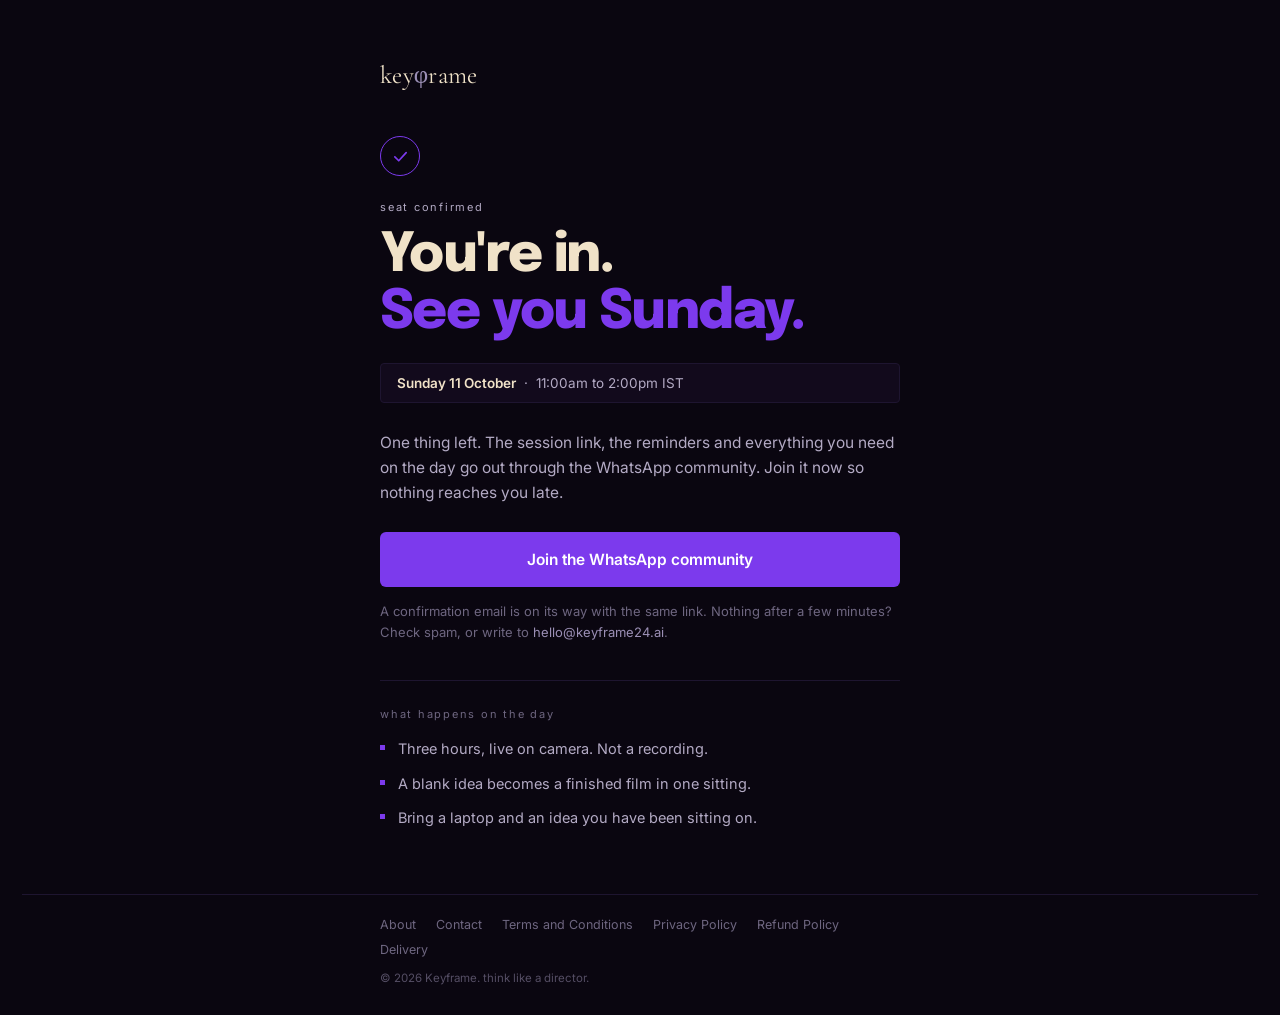
<file: thank-you.html>
<!DOCTYPE html>
<html lang="en">
<head>
<meta charset="utf-8">
<meta name="viewport" content="width=device-width, initial-scale=1">
<title>You're in &middot; The Sunday Shoot</title>
<meta name="robots" content="noindex">

<!-- =========================================================
     META PIXEL. Do not remove.
     The Purchase event is created in Meta's Event Setup Tool
     using a URL rule, so no extra tracking code is needed here.
     This snippet alone is what makes that rule work.
     ========================================================= -->
<script>
!function(f,b,e,v,n,t,s)
{if(f.fbq)return;n=f.fbq=function(){n.callMethod?
n.callMethod.apply(n,arguments):n.queue.push(arguments)};
if(!f._fbq)f._fbq=n;n.push=n;n.loaded=!0;n.version='2.0';
n.queue=[];t=b.createElement(e);t.async=!0;
t.src=v;s=b.getElementsByTagName(e)[0];
s.parentNode.insertBefore(t,s)}(window,document,'script',
'https://connect.facebook.net/en_US/fbevents.js');
fbq('init', '1411312853753013');
fbq('track', 'PageView');
// Purchase: this page only opens after a completed Razorpay payment.
// Counted once per browser (or once per payment id, if Razorpay passes one)
// so a refresh or a revisit never reports a second sale.
(function () {
  var id = '';
  try { id = new URLSearchParams(location.search).get('razorpay_payment_id') || ''; } catch (e) {}
  var key = 'kf-purchase-' + (id || 'sunday-shoot');
  try { if (localStorage.getItem(key)) return; localStorage.setItem(key, '1'); } catch (e) {}
  fbq('track', 'Purchase', { value: 49, currency: 'INR', content_name: 'The Sunday Shoot' }, id ? { eventID: id } : {});
})();
</script>
<noscript><img height="1" width="1" style="display:none"
src="https://www.facebook.com/tr?id=1411312853753013&ev=PageView&noscript=1"/></noscript>

<!-- If the Facebook domain verification tag is not already on the
     shared site template, paste it here as well. It looks like:
     <meta name="facebook-domain-verification" content="..." /> -->

<link rel="preconnect" href="https://fonts.googleapis.com">
<link rel="preconnect" href="https://fonts.gstatic.com" crossorigin>
<link href="https://fonts.googleapis.com/css2?family=Epilogue:wght@400;600;800&family=Inter:wght@300;400;500;600&family=Cormorant+Garamond:ital,wght@0,400;1,400&display=swap" rel="stylesheet">

<style>
  :root{
    --void:#000000;
    --obsidian:#0A0610;
    --elevated:#120A1C;
    --royal:#7C3AED;
    --orchid:#A855F7;
    --hairline:#1E1530;
    --cream:#F0E2C8;
    --orchid-gray:#B3AAC4;
    --mauve:#6E6680;
    --lavender:#9B8FB5;
  }
  *{box-sizing:border-box;margin:0;padding:0}

  body{
    background:var(--obsidian);
    color:var(--cream);
    font-family:'Inter',sans-serif;
    min-height:100vh;
    display:flex;flex-direction:column;
    padding:34px 22px 0;
  }

  .shell{
    width:100%;max-width:520px;
    margin:0 auto;flex:1;
    display:flex;flex-direction:column;
    justify-content:center;
    padding:26px 0 54px;
  }

  /* ---------- wordmark ---------- */
  .wordmark{
    font-family:'Cormorant Garamond',serif;
    font-size:25px;color:var(--cream);
    letter-spacing:0.01em;margin-bottom:46px;
  }
  .wordmark i{color:var(--lavender);font-style:normal}

  /* ---------- confirmation ---------- */
  .tick{
    width:40px;height:40px;border-radius:50%;
    border:1.5px solid var(--royal);
    display:flex;align-items:center;justify-content:center;
    margin-bottom:24px;
  }
  .tick svg{width:17px;height:17px;stroke:var(--royal);
    stroke-width:2.4;fill:none;stroke-linecap:round;stroke-linejoin:round}

  .label{
    font-size:11px;letter-spacing:0.16em;text-transform:lowercase;
    color:var(--orchid-gray);margin-bottom:14px;
  }

  h1{
    font-family:'Epilogue',sans-serif;font-weight:800;
    font-size:clamp(38px,9vw,54px);line-height:1.05;
    letter-spacing:-0.03em;color:var(--cream);
    margin-bottom:22px;
  }
  h1 span{color:var(--royal)}

  .when{
    display:inline-block;
    border:1px solid var(--hairline);
    background:var(--elevated);
    border-radius:4px;padding:11px 16px;
    font-size:13.5px;color:var(--orchid-gray);
    margin-bottom:28px;
  }
  .when b{color:var(--cream);font-weight:600}

  p.body{
    font-size:15.5px;line-height:1.6;
    color:var(--orchid-gray);font-weight:400;
    margin-bottom:26px;
  }

  /* ---------- cta ---------- */
  .cta{
    display:block;text-align:center;text-decoration:none;
    background:var(--royal);color:#fff;
    padding:18px 22px;border-radius:6px;
    font-size:15.5px;font-weight:600;
    transition:background .15s ease;
  }
  .cta:hover{background:var(--orchid)}

  .fine{
    font-size:13px;line-height:1.6;color:var(--mauve);
    margin-top:14px;
  }
  .fine a{color:var(--lavender);text-decoration:none}
  .fine a:hover{text-decoration:underline}

  /* ---------- on the day ---------- */
  .rule{height:1px;background:var(--hairline);margin:38px 0 26px}

  .label2{
    font-size:11px;letter-spacing:0.16em;text-transform:lowercase;
    color:var(--mauve);margin-bottom:16px;
  }
  .day p{
    font-size:14.5px;line-height:1.6;color:var(--orchid-gray);
    margin-bottom:11px;padding-left:18px;position:relative;
  }
  .day p::before{
    content:'';position:absolute;left:0;top:8px;
    width:5px;height:5px;background:var(--royal);
  }

  /* ---------- footer ---------- */
  footer{
    border-top:1px solid var(--hairline);
    padding:22px 0 30px;
  }
  .foot-in{max-width:520px;margin:0 auto}
  .links{
    display:flex;flex-wrap:wrap;gap:10px 20px;margin-bottom:14px;
  }
  .links a{
    font-size:12.5px;color:var(--mauve);text-decoration:none;
  }
  .links a:hover{color:var(--orchid-gray)}
  .copyright{font-size:11.5px;color:var(--mauve);opacity:.75}
</style>
<link rel="icon" type="image/png" sizes="32x32" href="/assets/favicon-32.png">
<link rel="icon" type="image/png" sizes="48x48" href="/assets/favicon-48.png">
<link rel="icon" type="image/png" sizes="192x192" href="/assets/favicon-192.png">
<link rel="apple-touch-icon" sizes="180x180" href="/assets/apple-touch-icon.png">
</head>
<body>

<div class="shell">

  <div class="wordmark">key<i>&phi;</i>rame</div>

  <div class="tick">
    <svg viewBox="0 0 24 24"><polyline points="4 12.5 9.5 18 20 6.5"></polyline></svg>
  </div>

  <div class="label">seat confirmed</div>

  <h1>You're in.<br><span>See you Sunday.</span></h1>

  <div class="when"><b>Sunday 11 October</b> &nbsp;&middot;&nbsp; 11:00am to 2:00pm IST</div>

  <p class="body">One thing left. The session link, the reminders and everything you need on the day go out through the WhatsApp community. Join it now so nothing reaches you late.</p>

  <a class="cta" href="https://chat.whatsapp.com/Fwlct5jXzTlEuMYnvu11v3">Join the WhatsApp community</a>

  <p class="fine">A confirmation email is on its way with the same link. Nothing after a few minutes? Check spam, or write to <a href="mailto:hello@keyframe24.ai">hello@keyframe24.ai</a>.</p>

  <div class="rule"></div>

  <div class="label2">what happens on the day</div>
  <div class="day">
    <p>Three hours, live on camera. Not a recording.</p>
    <p>A blank idea becomes a finished film in one sitting.</p>
    <p>Bring a laptop and an idea you have been sitting on.</p>
  </div>

</div>

<footer>
  <div class="foot-in">
    <div class="links">
      <a href="/About%20Us.dc.html">About</a>
      <a href="/contact.html">Contact</a>
      <a href="/Terms%20and%20Conditions.dc.html">Terms and Conditions</a>
      <a href="/Privacy%20Policy.dc.html">Privacy Policy</a>
      <a href="/Refund%20Policy.dc.html">Refund Policy</a>
      <a href="/delivery.html">Delivery</a>
    </div>
    <div class="copyright">&copy; 2026 Keyframe. think like a director.</div>
  </div>
</footer>

</body>
</html>
</file>
<file: _ds/keyframe-design-system-f9b40530-5292-49e7-b718-a100597d8be9/tokens/fonts.css>
/* Keyframe — Web fonts
   Display:  Epilogue 800        (hero headlines, section titles)
   Wordmark: Cormorant Garamond  (logo lockup only — never body)
   Body/UI:  Inter 400–600       (all body, buttons, labels, UI)
   Mono:     SF Mono / ui-monospace (code, hex, technical labels)

   Fonts are delivered from Google Fonts. To self-host, drop the .woff2
   binaries in assets/fonts/ and replace these @import lines with local
   @font-face rules — the family names below stay the same. */

@import url('https://fonts.googleapis.com/css2?family=Epilogue:wght@400;500;600;700;800;900&display=swap');
@import url('https://fonts.googleapis.com/css2?family=Inter:wght@400;500;600;700&display=swap');
@import url('https://fonts.googleapis.com/css2?family=Cormorant+Garamond:ital,wght@0,400;0,500;0,600;1,400;1,500&display=swap');
</file>
<file: _ds/keyframe-design-system-f9b40530-5292-49e7-b718-a100597d8be9/tokens/colors.css>
/* Keyframe — Colour
   True black is the foundation. Purple signals intelligence and depth.
   Cream carries all the reading. Nothing competes with the work.
   Backgrounds are Void or Obsidian only. No light modes in core brand assets. */

:root {
  /* --- Surfaces (darkest to raised) --- */
  --void: #000000;        /* page background */
  --obsidian: #0A0610;    /* surface · panels · default background */
  --elevated: #120A1C;    /* cards · raised elements */

  /* --- Accent (purple) --- */
  --royal: #7C3AED;       /* primary accent · CTA · active states (web/interactive) */
  --orchid: #A855F7;      /* hover states · secondary accent */
  --imperial: #5B21B6;    /* deep accent variant */
  --plum: #2E1065;        /* darkest accent · gradient ends */
  --lavender: #C4B5FD;    /* soft logo phi tone — wordmark phi, logomark */

  /* --- Lines --- */
  --hairline: #1E1530;    /* borders · dividers */

  /* --- Text (warm, never cold white) --- */
  --cream: #F0E2C8;       /* primary text · logo wordmark */
  --orchid-gray: #B3AAC4; /* secondary text · body copy */
  --mauve-muted: #6E6680; /* tertiary text · metadata · watermarks */

  /* --- Metallic alt --- */
  --champagne: #D9C089;   /* warm alt accent · metallic. Never used alongside purple. */

  /* ============================================================
     Semantic aliases — reference these in components, not raw names
     ============================================================ */
  --bg-page: var(--void);
  --bg-surface: var(--obsidian);
  --bg-card: var(--elevated);
  --bg-card-hover: #18102510;

  --text-primary: var(--cream);
  --text-secondary: var(--orchid-gray);
  --text-tertiary: var(--mauve-muted);
  --text-on-accent: #FFFFFF;

  --border-hairline: var(--hairline);
  --border-strong: #2A2040;

  --accent: var(--royal);
  --accent-hover: var(--orchid);
  --accent-deep: var(--imperial);
  --accent-soft: var(--lavender);

  --focus-ring: color-mix(in oklab, var(--royal) 60%, transparent);
}
</file>
<file: _ds/keyframe-design-system-f9b40530-5292-49e7-b718-a100597d8be9/tokens/typography.css>
/* Keyframe — Typography
   Headlines: tracking -0.03em, line-height 1.05, weight 800.
   Body: Inter 400, line-height 1.6, left-aligned. Never centred.
   Labels: lowercase, wide tracking 0.16em, Orchid Gray.
   Never use Epilogue in body copy. Never use Cormorant Garamond outside the logo. */

:root {
  /* --- Families --- */
  --font-display: 'Epilogue', system-ui, sans-serif;
  --font-wordmark: 'Cormorant Garamond', Georgia, serif;
  --font-body: 'Inter', system-ui, -apple-system, sans-serif;
  --font-mono: ui-monospace, 'SF Mono', 'SFMono-Regular', Menlo, monospace;

  /* --- Weights --- */
  --weight-regular: 400;
  --weight-medium: 500;
  --weight-semibold: 600;
  --weight-bold: 700;
  --weight-black: 800;

  /* --- Type scale (display uses Epilogue; rest uses Inter) --- */
  --text-display: 800 4.5rem/1.05 var(--font-display);   /* hero */
  --text-h1: 800 3.25rem/1.05 var(--font-display);
  --text-h2: 800 2.25rem/1.08 var(--font-display);
  --text-h3: 700 1.5rem/1.15 var(--font-display);
  --text-body-lg: 400 1.125rem/1.6 var(--font-body);
  --text-body: 400 1rem/1.6 var(--font-body);
  --text-body-sm: 400 0.875rem/1.55 var(--font-body);
  --text-caption: 400 0.75rem/1.5 var(--font-body);

  /* --- Tracking --- */
  --tracking-display: -0.03em;   /* headlines */
  --tracking-tight: -0.01em;
  --tracking-normal: 0;
  --tracking-label: 0.16em;      /* lowercase wide labels */

  /* --- Line heights --- */
  --leading-tight: 1.05;
  --leading-snug: 1.2;
  --leading-body: 1.6;
}

/* Label utility — lowercase, wide tracking, secondary colour */
.kf-label {
  font: var(--weight-semibold) 0.75rem/1 var(--font-body);
  letter-spacing: var(--tracking-label);
  text-transform: lowercase;
  color: var(--text-secondary);
}
</file>
<file: _ds/keyframe-design-system-f9b40530-5292-49e7-b718-a100597d8be9/tokens/spacing.css>
/* Keyframe — Spacing, radii, borders, shadows, motion
   Restrained and cinematic. Small radii, hairline borders, low-key shadows,
   the occasional soft purple glow on interactive accents. No loud effects. */

:root {
  /* --- Spacing (8px base) --- */
  --space-0: 0;
  --space-1: 4px;
  --space-2: 8px;
  --space-3: 12px;
  --space-4: 16px;
  --space-5: 24px;
  --space-6: 32px;
  --space-7: 48px;
  --space-8: 64px;
  --space-9: 96px;
  --space-10: 128px;

  /* --- Radii (restrained) --- */
  --radius-xs: 4px;
  --radius-sm: 8px;
  --radius-md: 12px;   /* default card */
  --radius-lg: 16px;
  --radius-pill: 999px;

  /* --- Borders --- */
  --border-width: 1px;
  --border: var(--border-width) solid var(--border-hairline);

  /* --- Shadows (dark UI — depth + soft accent glow) --- */
  --shadow-sm: 0 1px 2px rgba(0,0,0,0.6);
  --shadow-md: 0 8px 24px rgba(0,0,0,0.55);
  --shadow-lg: 0 24px 64px rgba(0,0,0,0.65);
  --glow-accent: 0 0 0 1px color-mix(in oklab, var(--royal) 40%, transparent),
                 0 8px 32px color-mix(in oklab, var(--royal) 35%, transparent);

  /* --- Gradients (used sparingly — ends in Plum) --- */
  --gradient-accent: linear-gradient(135deg, var(--royal) 0%, var(--imperial) 60%, var(--plum) 100%);
  --gradient-veil: linear-gradient(180deg, transparent 0%, var(--void) 100%);

  /* --- Motion --- */
  --ease-out: cubic-bezier(0.16, 1, 0.3, 1); /* @kind other */
  --ease-in-out: cubic-bezier(0.65, 0, 0.35, 1); /* @kind other */
  --dur-fast: 120ms; /* @kind other */
  --dur-base: 200ms; /* @kind other */
  --dur-slow: 360ms; /* @kind other */

  /* --- Layout --- */
  --container-max: 1200px;
  --container-prose: 680px;
}
</file>
<file: _ds/keyframe-design-system-f9b40530-5292-49e7-b718-a100597d8be9/styles.css>
/* Keyframe Design System — global entry point.
   Consumers link this one file. It is a list of @imports only.
   Everything reachable from here ships to consuming projects. */

@import url('./tokens/fonts.css');
@import url('./tokens/colors.css');
@import url('./tokens/typography.css');
@import url('./tokens/spacing.css');
</file>
